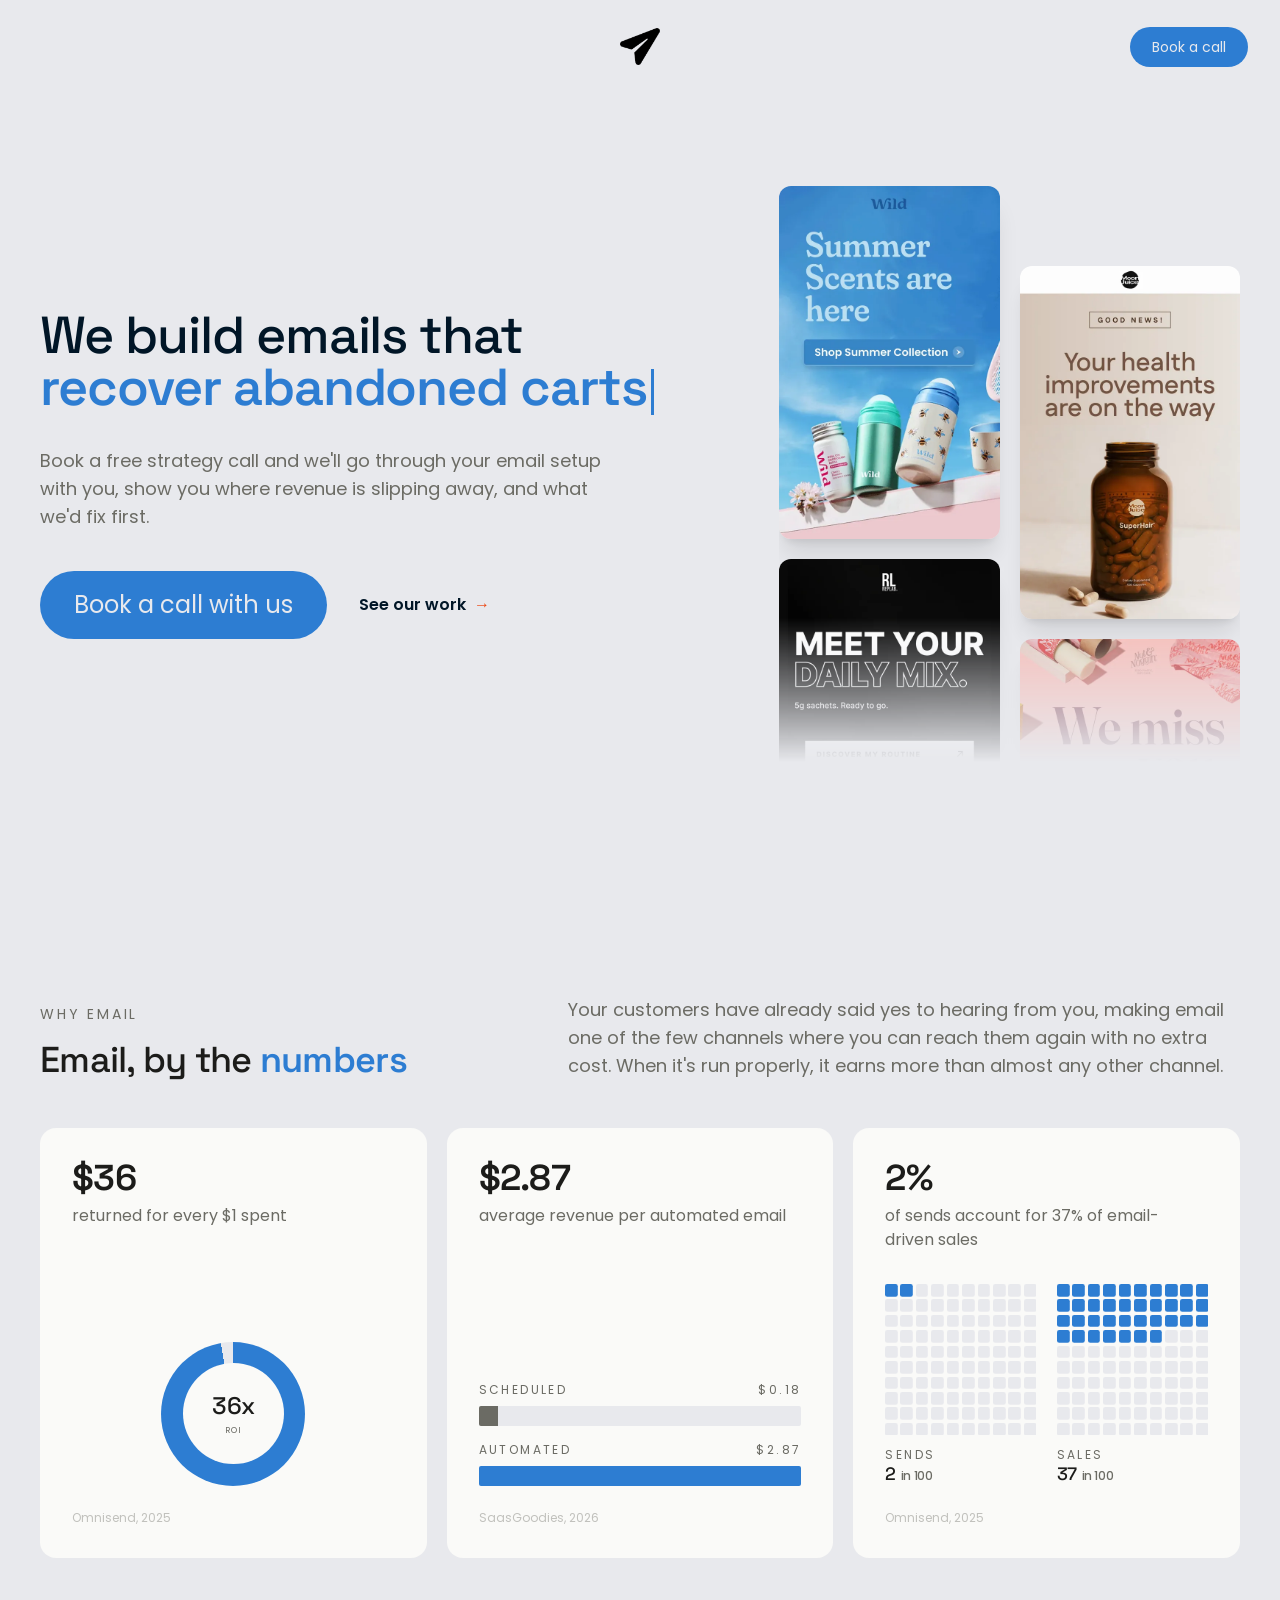
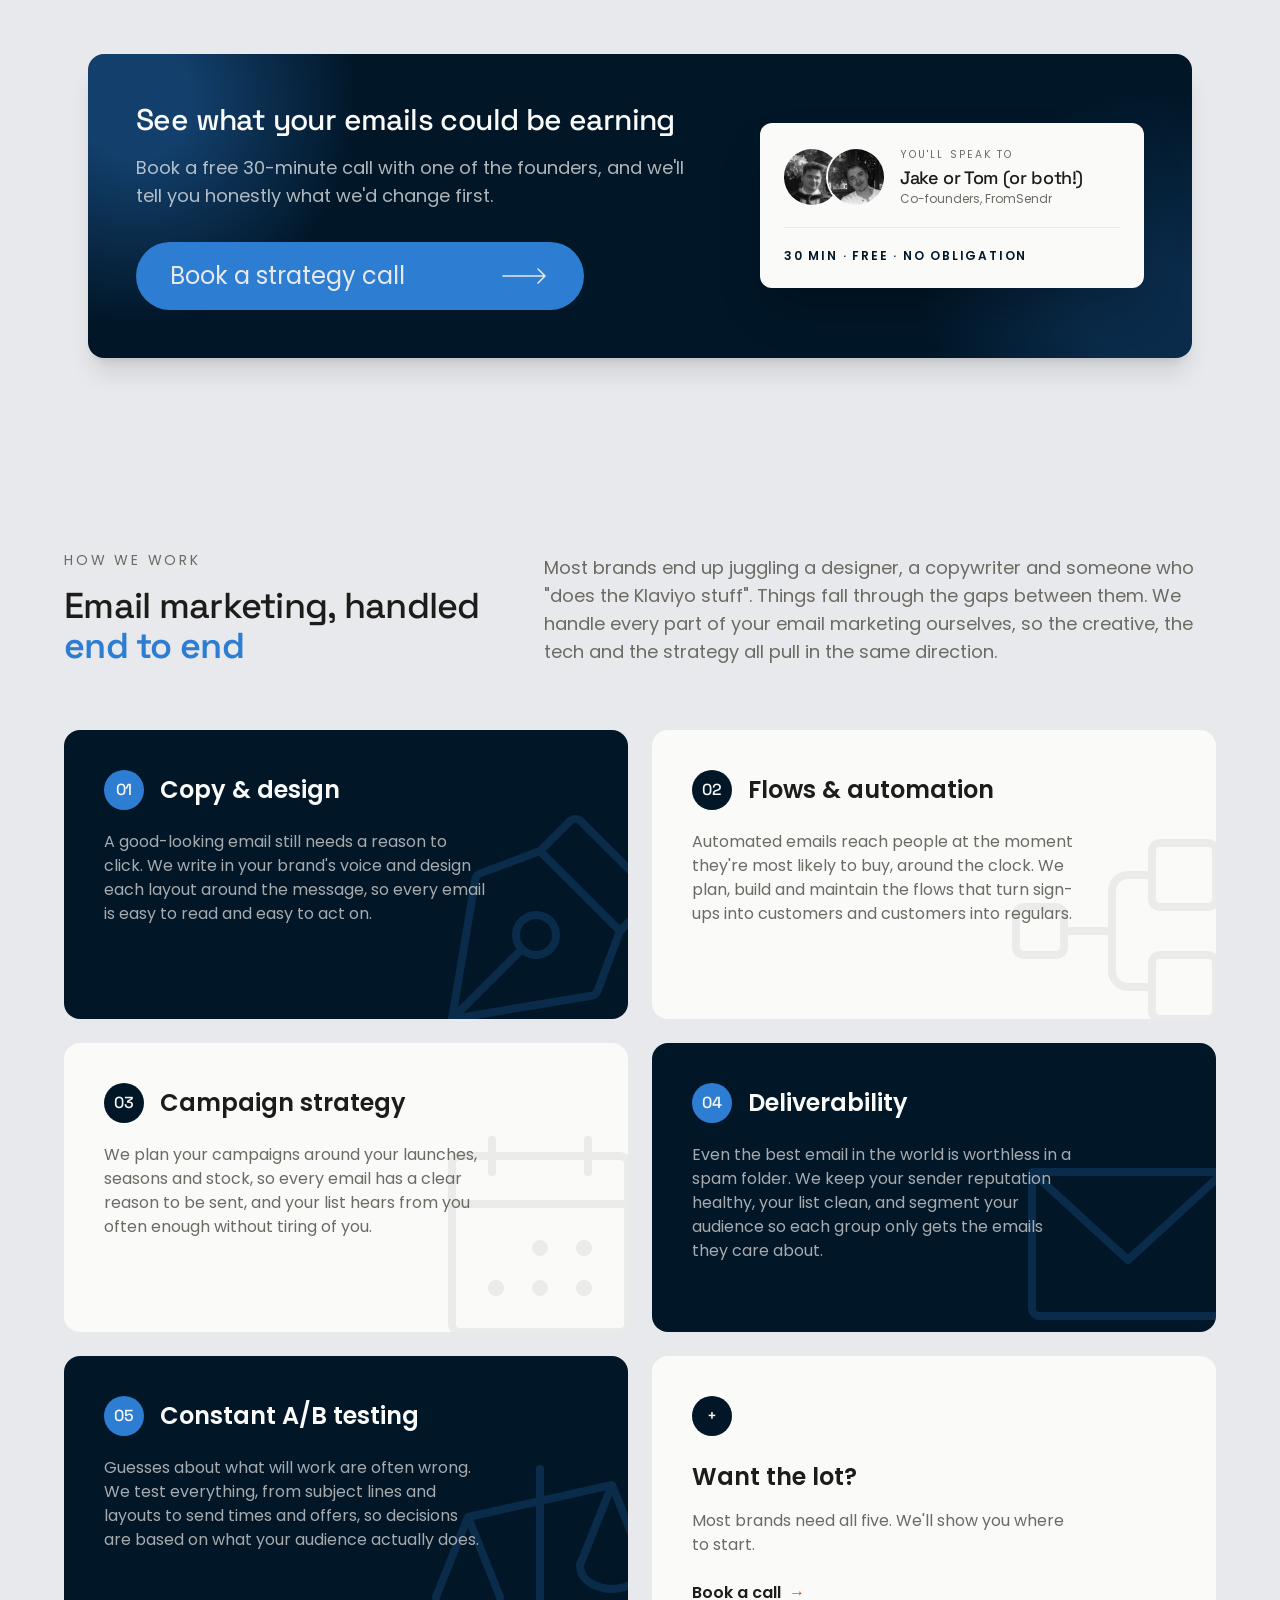
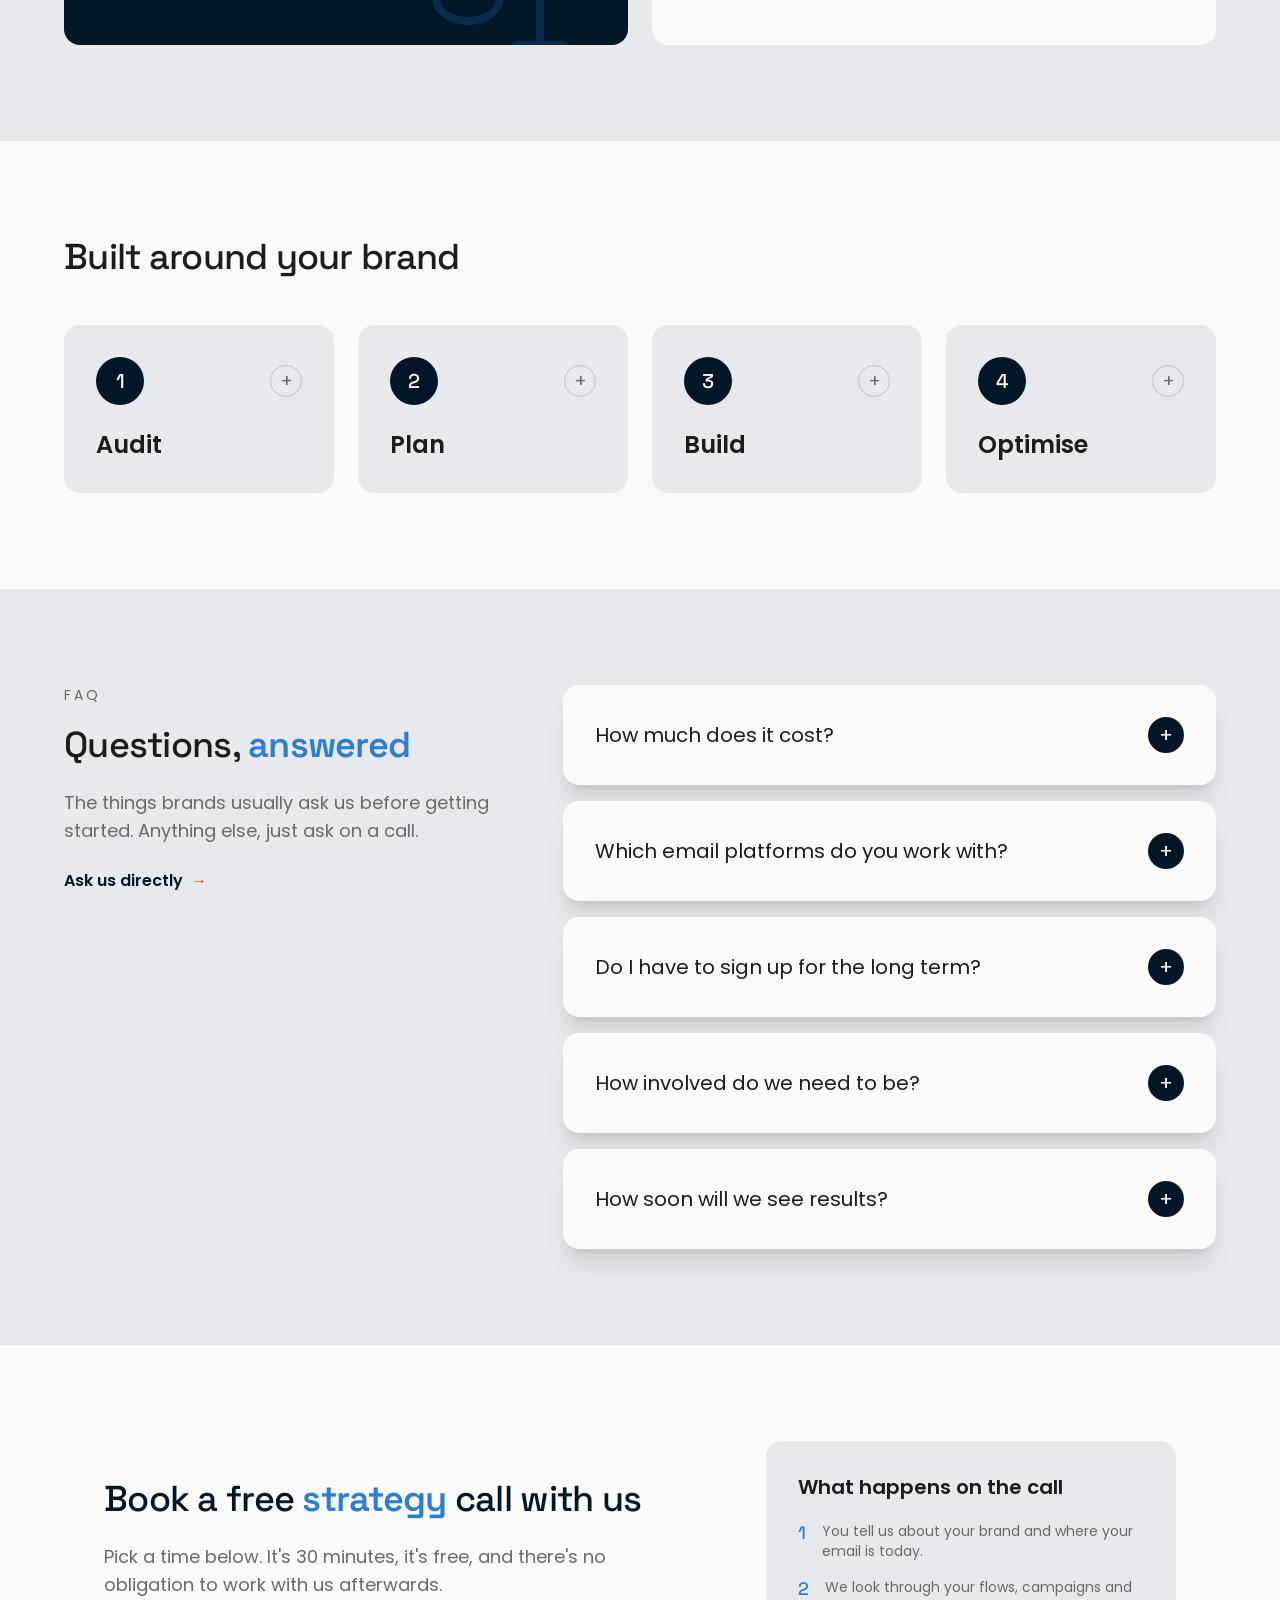
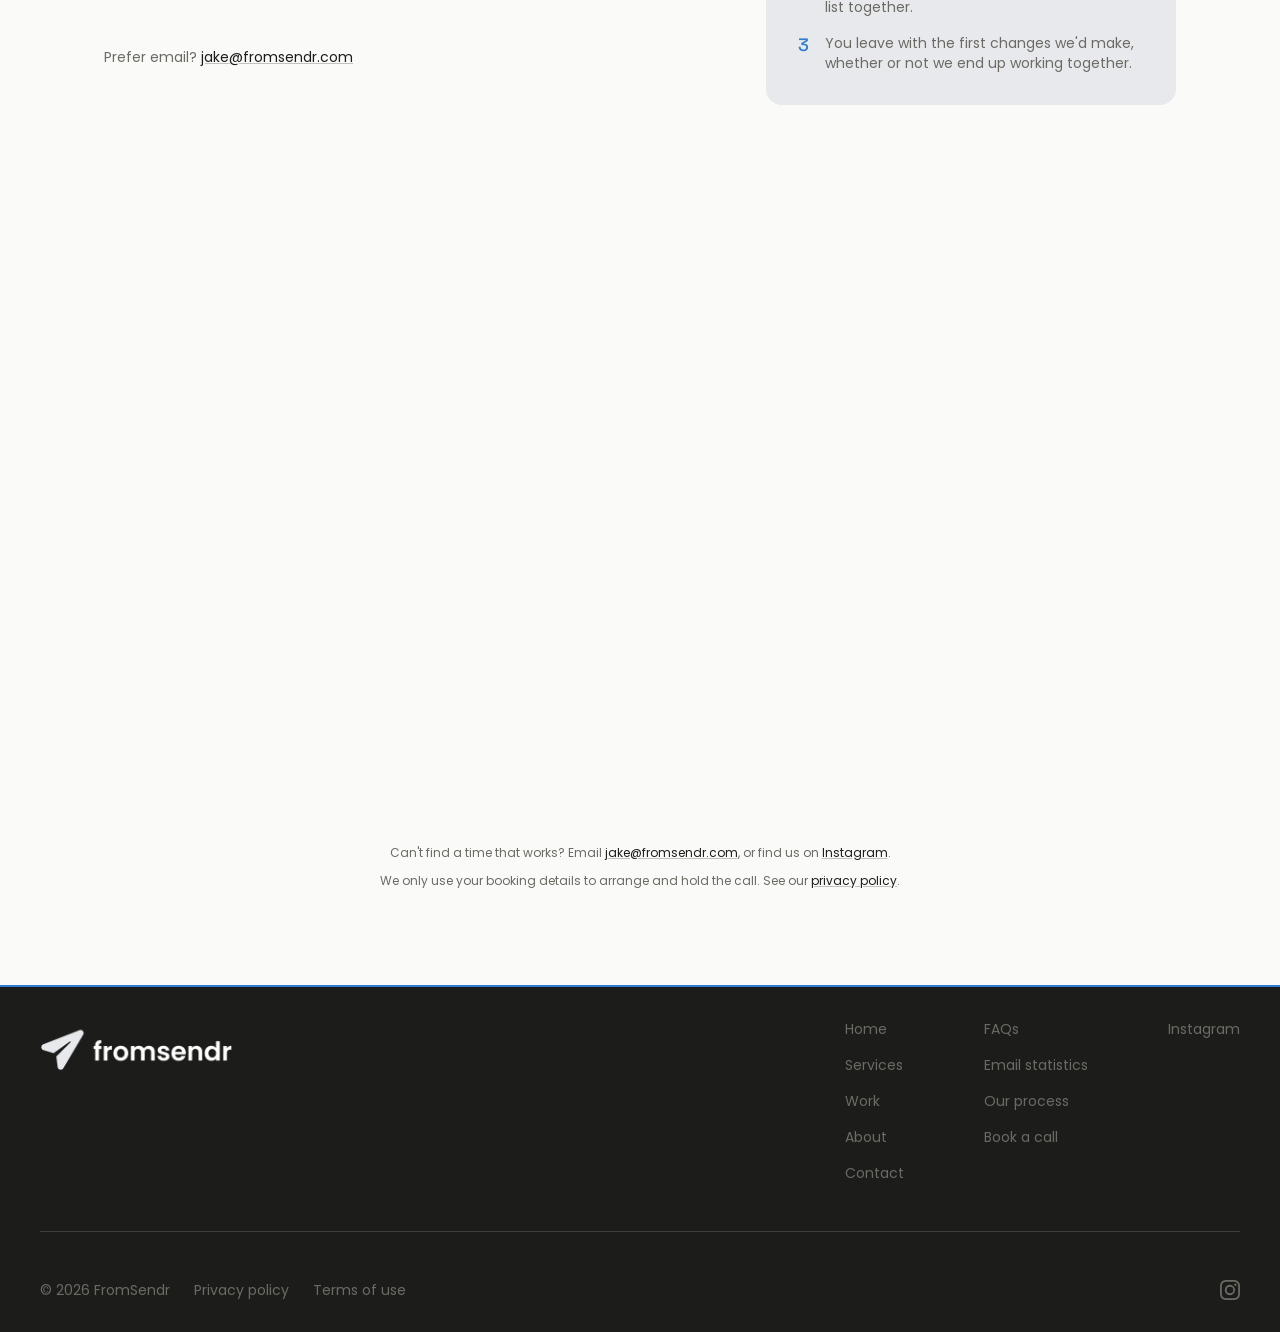
<file: index.html>
<!DOCTYPE html>
<html lang="en-GB">
<head>
  <meta charset="UTF-8">
  <meta name="viewport" content="width=device-width, initial-scale=1.0">
  <link rel="icon" href="images/favicon-v4.png">
  <title>FromSendr | Email marketing for e-commerce brands</title>
  <meta name="description" content="We design, write and run email marketing for e-commerce brands on Klaviyo: flows, campaigns, deliverability and testing. Book a free strategy call.">

  <!-- Open Graph: the title, description and image shown when a link to this page is shared (Slack, iMessage, LinkedIn...). og:url/og:image must be absolute URLs -->
  <meta property="og:type" content="website">
  <meta property="og:site_name" content="FromSendr">
  <meta property="og:locale" content="en_GB">
  <meta property="og:title" content="FromSendr | Email marketing for e-commerce brands">
  <meta property="og:description" content="We design, write and run email marketing for e-commerce brands on Klaviyo: flows, campaigns, deliverability and testing. Book a free strategy call.">
  <link rel="canonical" href="https://fromsendr.com/">
  <meta property="og:url" content="https://fromsendr.com/">
  <meta property="og:image" content="https://fromsendr.com/images/og-image.jpg">
  <meta property="og:image:width" content="1200">
  <meta property="og:image:height" content="630">
  <meta property="og:image:alt" content="FromSendr: email marketing for e-commerce brands">
  <meta name="twitter:card" content="summary_large_image">

  <!-- Structured data: tells search engines (and AI answers) what FromSendr is. Add new social profiles to sameAs; keep the FAQ answers word for word in line with the #faq section -->
  <script type="application/ld+json">
  {
    "@context": "https://schema.org",
    "@graph": [
      {
        "@type": "WebSite",
        "@id": "https://fromsendr.com/#website",
        "url": "https://fromsendr.com/",
        "name": "FromSendr",
        "inLanguage": "en-GB",
        "publisher": { "@id": "https://fromsendr.com/#organization" }
      },
      {
        "@type": "ProfessionalService",
        "@id": "https://fromsendr.com/#organization",
        "name": "FromSendr",
        "url": "https://fromsendr.com/",
        "logo": "https://fromsendr.com/images/favicon-v4.png",
        "image": "https://fromsendr.com/images/og-image.jpg",
        "description": "FromSendr is a UK email marketing agency for e-commerce brands. We design, write and run email marketing on Klaviyo: automated flows, campaigns, deliverability and A/B testing.",
        "email": "jake@fromsendr.com",
        "areaServed": "GB",
        "knowsAbout": ["Email marketing", "Klaviyo", "Email automation", "Email deliverability", "A/B testing", "E-commerce marketing"],
        "founder": [
          { "@type": "Person", "name": "Jake Parsons", "jobTitle": "Co-founder" },
          { "@type": "Person", "name": "Tom Olney", "jobTitle": "Co-founder" }
        ],
        "sameAs": ["https://www.instagram.com/fromsendr/"]
      },
      {
        "@type": "FAQPage",
        "@id": "https://fromsendr.com/#faq",
        "mainEntity": [
          {
            "@type": "Question",
            "name": "How much does it cost?",
            "acceptedAnswer": { "@type": "Answer", "text": "We don't offer fixed packages, so it depends on what your brand needs. After a free strategy call we'll put together a plan and a price tailored to your brand." }
          },
          {
            "@type": "Question",
            "name": "Which email platforms do you work with?",
            "acceptedAnswer": { "@type": "Answer", "text": "We currently work with Klaviyo. If you're on a different platform, we can talk about whether we can support it, or help you move to Klaviyo." }
          },
          {
            "@type": "Question",
            "name": "Do I have to sign up for the long term?",
            "acceptedAnswer": { "@type": "Answer", "text": "No. We work on monthly retainers, so you can stop at any time. Some brands just need a one-off flow set-up, others may want us to manage their email long term." }
          },
          {
            "@type": "Question",
            "name": "How involved do we need to be?",
            "acceptedAnswer": { "@type": "Answer", "text": "As much or as little as you like. If you want to be hands-off, we handle everything from writing and design to set-up; you just sign off on each email before it goes out." }
          },
          {
            "@type": "Question",
            "name": "How soon will we see results?",
            "acceptedAnswer": { "@type": "Answer", "text": "Most clients see noticeable results within 60 days, with continued growth over time as we keep testing and optimising. We aim to have a new sign-up pop-up and your first core automations live within the first 14 days." }
          }
        ]
      }
    ]
  }
  </script>


  <!-- Fonts: Poppins for body/UI, Space Grotesk for headlines (font-display) -->
  <link rel="preconnect" href="https://fonts.googleapis.com">
  <link rel="preconnect" href="https://fonts.gstatic.com" crossorigin>
  <!-- The booking widget (widget.js + its iframe) comes from Calendly: open those connections early -->
  <link rel="preconnect" href="https://assets.calendly.com">
  <link rel="preconnect" href="https://calendly.com">
  <link rel="stylesheet" href="styles.css">
  <link href="https://fonts.googleapis.com/css2?family=Space+Grotesk:wght@500..600&family=Poppins:wght@400;600;700&display=swap" rel="stylesheet">

  <!-- Built from tailwind.input.css + tailwind.config.js; must stay after styles.css -->
  <link rel="stylesheet" href="tailwind.css">
</head>

<body class="bg-platinum text-ink font-sans antialiased">

  <a href="#main" class="skip-link">Skip to content</a>

  <!-- ========== NAV ========== -->
  <!-- Only the logo shows by default; hovering it (or tapping, on touch) drops the nav panel down. See .site-logo/.site-nav in styles.css -->
  <a href="index.html" class="site-logo" aria-label="FromSendr home">
    <!-- The full wordmark, clipped to just the icon until the nav opens (see .site-logo-mark in styles.css) -->
    <span class="site-logo-mark"><img src="images/wordmark-platinum-nav.png" alt=""></span>
  </a>
  <nav id="site-nav" class="site-nav flex flex-col items-end gap-10 md:flex-row md:flex-wrap md:justify-center md:gap-x-16 md:gap-y-4 lg:gap-x-32 text-sm font-bold uppercase" aria-label="Main navigation">
    <a href="index.html" class="nav-link-selected">Home</a>
    <a href="work.html" class="nav-link">Work</a>
    <a href="about.html" class="nav-link">About</a>
    <!-- Phones: a booking button at the bottom of the drawer (the fixed .site-cta below is md+ only) -->
    <a href="#contact" class="btn btn-sm md:hidden mt-auto w-full justify-center font-normal normal-case">Book a call</a>
  </nav>
  <!-- Always-visible booking button, top-right on md+ (on every page). Sits above the nav panel, see .site-cta -->
  <a href="#contact" class="btn btn-sm site-cta hidden md:inline-flex">Book a call</a>

  <main id="main">
  <!-- The hero fills the first screen on md+ (.hero-full, see styles.css) -->
  <div class="hero-full flex flex-col">
  <!-- ========== HERO ========== -->
  <section class="flex-1 flex items-center w-full mx-auto max-w-7xl px-6 md:px-10 pt-28 md:pt-32 pb-16 md:pb-20">
    <div class="w-full grid gap-12 lg:grid-cols-[1.5fr_1fr] lg:gap-12 items-center">
      <div class="text-center lg:text-left">
        <h1 class="font-display text-4xl sm:text-5xl lg:text-[2.5rem] xl:text-[3.25rem] leading-[1.08] text-navy">
          <!-- Screen readers get this sentence instead of the animation (script.js swaps the first phrase for all of them, "a, b, c and d") -->
          <span id="typewriter-label" class="sr-only">We build emails that recover abandoned carts</span>
          <span class="block" aria-hidden="true">We build emails that</span>
          <!-- Grid: script.js stacks an invisible copy of every phrase in this cell, so the heading never changes height while typing. Phrases come from data-phrases (the first is also the starting text, shown as-is without JS or with reduced motion), and the line alternates between blue and orange -->
          <span class="grid font-semibold max-w-4xl mx-auto lg:mx-0" aria-hidden="true">
            <span class="col-start-1 row-start-1 text-blue"><span id="typewriter" data-phrases="recover abandoned carts|turn buyers into regulars|win back lapsed customers|make every send count">recover abandoned carts</span><span class="typewriter-cursor inline-block w-[2px] md:w-[3px] h-[0.9em] bg-current align-middle animate-pulse ml-1"></span></span>
          </span>
        </h1>
        <p class="mt-6 md:mt-8 text-stone text-sm md:text-lg max-w-xl mx-auto lg:mx-0">Book a free strategy call and we'll go through your email setup with you, show you where revenue is slipping away, and what we'd fix first.</p>
        <div class="mt-8 md:mt-10 flex flex-col sm:flex-row items-center justify-center lg:justify-start gap-5 sm:gap-8">
          <a href="#contact" class="btn w-full sm:w-auto max-w-md">
          Book a call with us
        </a>
        <a href="work.html" class="group inline-flex items-center gap-2 text-sm md:text-base font-semibold text-navy">
          See our work
          <span class="text-orange transition-transform duration-200 group-hover:translate-x-1" aria-hidden="true">&rarr;</span>
        </a>
        </div>
      </div>

      <div class="hidden lg:grid grid-cols-2 gap-5 h-[36rem] overflow-hidden [mask-image:linear-gradient(to_bottom,#000_75%,transparent)]" aria-hidden="true">
        <div class="flex flex-col gap-5">
          <img src="images/work/tops/wild-top.webp" alt="" width="600" height="960" decoding="async" class="w-full aspect-[5/8] object-cover object-top rounded-xl shadow-xl">
          <img src="images/work/tops/replab-1-top.webp" alt="" width="600" height="960" decoding="async" class="w-full aspect-[5/8] object-cover object-top rounded-xl shadow-xl">
        </div>
        <div class="flex flex-col gap-5 pt-20">
          <img src="images/work/tops/moonjuice-top.webp" alt="" width="600" height="960" decoding="async" class="w-full aspect-[5/8] object-cover object-top rounded-xl shadow-xl">
          <img src="images/work/tops/nutandnoggin-top.webp" alt="" width="600" height="960" decoding="async" class="w-full aspect-[5/8] object-cover object-top rounded-xl shadow-xl">
        </div>
      </div>
      <div class="lg:hidden grid grid-cols-3 gap-3 h-52 sm:h-72 overflow-hidden [mask-image:linear-gradient(to_bottom,#000_70%,transparent)]" aria-hidden="true">
        <img src="images/work/tops/wild-top.webp" alt="" width="600" height="960" decoding="async" class="w-full aspect-[5/8] object-cover object-top rounded-xl shadow-xl">
        <img src="images/work/tops/moonjuice-top.webp" alt="" width="600" height="960" decoding="async" class="w-full aspect-[5/8] object-cover object-top rounded-xl shadow-xl mt-8">
        <img src="images/work/tops/replab-1-top.webp" alt="" width="600" height="960" decoding="async" class="w-full aspect-[5/8] object-cover object-top rounded-xl shadow-xl mt-3">
      </div>
    </div>
  </section>
  </div>

  <!-- ========== STATISTICS ========== -->
  <section id="statistics" class="mx-auto flex flex-col gap-24 max-w-7xl px-6 md:px-10 py-16 md:py-24">
    <div class="flex flex-col gap-12">
      <!-- Intro in the same format as #services: eyebrow + heading on the left, a short paragraph on the right (below it on phones) -->
      <div class="flex flex-col gap-4 md:flex-row md:gap-16 md:justify-between md:items-end">
        <div>
          <p class="text-xs md:text-sm uppercase tracking-[0.2em] text-stone">Why email</p>
          <h2 class="mt-4 font-display text-2xl md:text-3xl lg:text-4xl max-w-md">Email, by the <span class="font-semibold text-blue">numbers</span></h2>
        </div>
        <p class="text-stone text-sm md:text-lg leading-relaxed max-w-2xl">
          Your customers have already said yes to hearing from you, making email one of the few channels where you can reach them again with no extra cost. When it's run properly, it earns more than almost any other channel.
        </p>
      </div>
      <div class="grid gap-4 md:gap-5 md:grid-cols-3">
        <div class="flex flex-col p-6 md:p-8 bg-paper rounded-[1rem]">
          <span class="font-display font-semibold text-4xl leading-none">$36</span>
          <span class="mt-2 text-sm md:text-base leading-snug text-stone">returned for every $1 spent</span>
          <div class="mt-auto pt-8 flex justify-center">
            <div class="return-donut flex h-36 w-36 shrink-0 items-center justify-center rounded-full" role="img" aria-label="36 dollar return for every 1 dollar invested">
              <div class="flex h-[70%] w-[70%] flex-col items-center justify-center rounded-full bg-paper text-center">
                <span class="font-display text-2xl">36x</span>
                <span class="mt-0.5 text-[0.55rem] uppercase tracking-widest text-stone">ROI</span>
              </div>
            </div>
          </div>
          <a href="https://www.omnisend.com/blog/email-marketing-roi/" target="_blank" rel="noopener noreferrer" class="mt-6 text-xs text-stone/40 hover:underline">Omnisend, 2025</a>
        </div>
        <div class="flex flex-col p-6 md:p-8 bg-paper rounded-[1rem]">
          <span class="font-display font-semibold text-4xl leading-none">$2.87</span>
          <span class="mt-2 text-sm md:text-base leading-snug text-stone">average revenue per automated email</span>
          <div class="mt-auto pt-8 space-y-4" role="img" aria-label="Automated emails average 2.87 dollars of revenue each, against 18 cents for scheduled emails">
            <div>
              <div class="mb-2 flex justify-between text-[0.65rem] md:text-xs uppercase tracking-[0.2em] text-stone">
                <span>Scheduled</span>
                <span>$0.18</span>
              </div>
              <div class="h-5 overflow-hidden rounded-sm bg-platinum">
                <div class="share-bar-fill h-full bg-stone" style="--target: 6%"></div>
              </div>
            </div>
            <div>
              <div class="mb-2 flex justify-between text-[0.65rem] md:text-xs uppercase tracking-[0.2em] text-stone">
                <span>Automated</span>
                <span>$2.87</span>
              </div>
              <div class="h-5 overflow-hidden rounded-sm bg-platinum">
                <div class="share-bar-fill h-full bg-blue" style="--target: 100%"></div>
              </div>
            </div>
          </div>
          <a href="https://saasgoodies.com/email-automation-statistics/" target="_blank" rel="noopener noreferrer" class="mt-6 text-xs text-stone/40 hover:underline">SaasGoodies, 2026</a>
        </div>
        <div class="flex flex-col p-6 md:p-8 bg-paper rounded-[1rem]">
          <span class="font-display font-semibold text-4xl leading-none">2%</span>
          <span class="mt-2 text-sm md:text-base leading-snug text-stone">of sends account for 37% of email-driven sales</span>
          <!-- Waffle charts: each grid is 100 squares, so the filled squares read directly as a percentage -->
          <div class="mt-auto pt-8 grid grid-cols-2 gap-5" role="img" aria-label="Of every 100 emails sent, 2 bring in 37 of every 100 dollars of email-driven sales">
            <div>
              <div class="waffle" style="--rows: 0; --rem: 2"></div>
              <p class="mt-3 text-[0.65rem] md:text-xs uppercase tracking-[0.2em] text-stone">Sends</p>
              <p class="font-display text-lg leading-tight">2 <span class="font-sans text-xs text-stone">in 100</span></p>
            </div>
            <div>
              <div class="waffle" style="--rows: 3; --rem: 7"></div>
              <p class="mt-3 text-[0.65rem] md:text-xs uppercase tracking-[0.2em] text-stone">Sales</p>
              <p class="font-display text-lg leading-tight">37 <span class="font-sans text-xs text-stone">in 100</span></p>
            </div>
          </div>
          <a href="https://www.omnisend.com/2025-ecommerce-marketing-report/" target="_blank" rel="noopener noreferrer" class="mt-6 text-xs text-stone/40 hover:underline">Omnisend, 2025</a>
        </div>
      </div>
    </div>

    <!-- Call to action (shared with work.html and about.html; keep in sync apart from the copy) -->
    <div class="relative cta-glow mx-auto max-w-6xl grid gap-10 md:gap-12 md:grid-cols-[3fr_2fr] items-center px-5 py-7 md:p-12 bg-navy rounded-[1rem] shadow-xl overflow-hidden">
        <div class="relative flex flex-col items-center md:items-start text-center md:text-left">
          <h2 class="font-display text-2xl md:text-3xl text-paper">See what your emails could be earning</h2>
          <p class="text-sm md:text-lg text-paper/70 mt-4 max-w-xl">
            <span class="hidden sm:flex">Book a free 30-minute call with one of the founders, and we'll tell you honestly what we'd change first.</span>
          </p>
          <div class="md:hidden mt-2 md:mt-5 flex items-center gap-3">
            <span class="flex -space-x-3"><img src="images/people/tom-avatar.webp" alt="" width="160" height="160" loading="lazy" decoding="async" class="h-10 w-10 rounded-full object-cover grayscale ring-2 ring-navy"><img src="images/people/jake-avatar.webp" alt="" width="160" height="160" loading="lazy" decoding="async" class="h-10 w-10 rounded-full object-cover grayscale ring-2 ring-navy"></span>
            <span class="text-sm text-paper/80 text-left">You'll speak to Jake or Tom <span class="whitespace-nowrap">(or both!)</span></span>
          </div>
          <a href="#contact" class="btn w-full max-w-md mt-6 md:mt-8 gap-4 md:gap-12">
            Book a strategy call
            <svg xmlns="http://www.w3.org/2000/svg" width="48" height="16" viewBox="0 0 48 16" fill="none" aria-hidden="true" class="btn-arrow">
              <path d="M1 8H43M43 8L36 1M43 8L36 15" stroke="currentColor" stroke-width="1.5" stroke-linecap="round" stroke-linejoin="round"/>
            </svg>
          </a>
        </div>
        <div class="hidden md:block relative w-full max-w-sm mx-auto bg-paper rounded-xl shadow-2xl p-6">
          <div class="flex items-center gap-4">
            <span class="flex shrink-0 -space-x-3"><img src="images/people/tom-avatar.webp" alt="" width="160" height="160" loading="lazy" decoding="async" class="h-14 w-14 rounded-full object-cover grayscale ring-2 ring-paper"><img src="images/people/jake-avatar.webp" alt="" width="160" height="160" loading="lazy" decoding="async" class="h-14 w-14 rounded-full object-cover grayscale ring-2 ring-paper"></span>
            <span>
              <span class="block text-[0.65rem] uppercase tracking-[0.2em] text-stone">You'll speak to</span>
              <span class="block mt-1 font-display text-lg leading-tight text-ink">Jake or Tom (or both!)</span>
              <span class="block mt-0.5 text-xs text-stone">Co-founders, FromSendr</span>
            </span>
          </div>
          <p class="mt-5 pt-5 border-t border-platinum text-xs font-semibold uppercase tracking-[0.15em] text-navy">30 min &middot; Free &middot; No obligation</p>
        </div>
    </div>
  </section>

  <!-- ========== SERVICES ========== -->
  <section id="services" class="scroll-mt-8 px-6 md:px-10 py-16 md:py-24">
    <div class="mx-auto max-w-6xl mb-10 md:mb-16 flex flex-col gap-4 md:flex-row md:gap-16 md:justify-between md:items-end">
      <div>
        <p class="text-xs md:text-sm uppercase tracking-[0.2em] text-stone">How we work</p>
        <h2 class="mt-4 font-display text-2xl md:text-3xl lg:text-4xl max-w-md">Email marketing, handled <span class="font-semibold text-blue whitespace-nowrap">end to end</span></h2>
      </div>
      <p class="text-stone text-sm md:text-lg leading-relaxed max-w-2xl">
        Most brands end up juggling a designer, a copywriter and someone who "does the Klaviyo stuff". Things fall through the gaps between them.
        We handle every part of your email marketing ourselves, so the creative, the tech and the strategy all pull in the same direction.
      </p>
    </div>
    <div class="mx-auto max-w-6xl grid grid-cols-2 auto-rows-fr gap-4 md:gap-6">

      <!-- 01: copy and design -->
      <article id="copy-design" class="scroll-mt-8 relative flex flex-col gap-2 md:gap-5 p-4 md:p-8 lg:p-10 bg-navy text-paper rounded-[1rem] overflow-hidden">
        <!-- Phosphor "pen-nib" thin, inlined so the colour classes apply -->
        <svg viewBox="0 0 256 256" class="absolute -right-5 -bottom-5 w-28 md:-right-8 md:-bottom-8 md:w-48 lg:-right-10 lg:-bottom-10 lg:w-64 h-auto text-blue/20" fill="currentColor" aria-hidden="true"><path d="M244,92.68a11.93,11.93,0,0,0-3.51-8.48L171.8,15.51a12,12,0,0,0-17,0L125.78,44.56,66.92,66.63a12.06,12.06,0,0,0-7.63,9.26L36.05,215.34A4,4,0,0,0,40,220a4.89,4.89,0,0,0,.66-.05L180.1,196.7a12,12,0,0,0,9.27-7.62l22.07-58.86,29-29A11.92,11.92,0,0,0,244,92.68Zm-62.12,93.59a4,4,0,0,1-3.09,2.54L51.66,210l58.45-58.45a24,24,0,1,0-5.66-5.66L46,204.35,67.19,77.21a4,4,0,0,1,2.54-3.09L127,52.64,203.35,129ZM108,132a16,16,0,1,1,16,16A16,16,0,0,1,108,132ZM234.83,95.51,208,122.34,133.66,48l26.82-26.82a4,4,0,0,1,5.66,0l68.69,68.69a4,4,0,0,1,0,5.65Z"/></svg>
        <div class="relative flex flex-col items-start gap-3 md:flex-row md:items-center md:gap-4">
          <span class="flex items-center justify-center h-8 w-8 md:h-10 md:w-10 shrink-0 rounded-full bg-blue text-paper font-display text-sm md:text-base">01</span>
          <h3 class="text-lg leading-tight md:text-2xl md:leading-snug font-semibold">Copy &amp; design</h3>
        </div>
        <p class="relative md:hidden text-silver/85 text-xs leading-relaxed pr-6">On-brand copy and mobile-first design, written and built to work together.</p>
        <p class="relative hidden md:block text-silver/85 text-sm lg:text-base leading-relaxed max-w-sm">
          A good-looking email still needs a reason to click. We write in your brand's voice and design each layout around the message, so every email is easy to read and easy to act on.
        </p>
      </article>

      <!-- 02: flows and automation -->
      <article id="flows" class="scroll-mt-8 relative flex flex-col gap-2 md:gap-5 p-4 md:p-8 lg:p-10 bg-paper text-ink rounded-[1rem] overflow-hidden">
        <!-- Phosphor "tree-structure" thin, inlined so the colour classes apply -->
        <svg viewBox="0 0 256 256" class="absolute -right-5 -bottom-5 w-28 md:-right-8 md:-bottom-8 md:w-48 lg:-right-10 lg:-bottom-10 lg:w-64 h-auto text-silver/30" fill="currentColor" aria-hidden="true"><path d="M160,108h48a12,12,0,0,0,12-12V48a12,12,0,0,0-12-12H160a12,12,0,0,0-12,12V68H128a20,20,0,0,0-20,20v36H68V112a12,12,0,0,0-12-12H24a12,12,0,0,0-12,12v32a12,12,0,0,0,12,12H56a12,12,0,0,0,12-12V132h40v36a20,20,0,0,0,20,20h20v20a12,12,0,0,0,12,12h48a12,12,0,0,0,12-12V160a12,12,0,0,0-12-12H160a12,12,0,0,0-12,12v20H128a12,12,0,0,1-12-12V88a12,12,0,0,1,12-12h20V96A12,12,0,0,0,160,108ZM60,144a4,4,0,0,1-4,4H24a4,4,0,0,1-4-4V112a4,4,0,0,1,4-4H56a4,4,0,0,1,4,4Zm96,16a4,4,0,0,1,4-4h48a4,4,0,0,1,4,4v48a4,4,0,0,1-4,4H160a4,4,0,0,1-4-4Zm0-112a4,4,0,0,1,4-4h48a4,4,0,0,1,4,4V96a4,4,0,0,1-4,4H160a4,4,0,0,1-4-4Z"/></svg>
        <div class="relative flex flex-col items-start gap-3 md:flex-row md:items-center md:gap-4">
          <span class="flex items-center justify-center h-8 w-8 md:h-10 md:w-10 shrink-0 rounded-full bg-navy text-paper font-display text-sm md:text-base">02</span>
          <h3 class="text-lg leading-tight md:text-2xl md:leading-snug font-semibold">Flows &amp; automation</h3>
        </div>
        <p class="relative md:hidden text-stone text-xs leading-relaxed pr-6">Automated emails that turn sign-ups into customers, around the clock.</p>
        <p class="relative hidden md:block text-stone text-sm lg:text-base leading-relaxed max-w-sm">
          Automated emails reach people at the moment they're most likely to buy, around the clock.
          We plan, build and maintain the flows that turn sign-ups into customers and customers into regulars.
        </p>
      </article>

      <!-- 03: campaign strategy -->
      <article id="campaigns" class="scroll-mt-8 relative flex flex-col gap-2 md:gap-5 p-4 md:p-8 lg:p-10 bg-paper text-ink rounded-[1rem] overflow-hidden">
        <!-- Phosphor "calendar-dots" thin, inlined so the colour classes apply -->
        <svg viewBox="0 0 256 256" class="absolute -right-5 -bottom-5 w-28 md:-right-8 md:-bottom-8 md:w-48 lg:-right-10 lg:-bottom-10 lg:w-64 h-auto text-silver/30" fill="currentColor" aria-hidden="true"><path d="M208,36H180V24a4,4,0,0,0-8,0V36H84V24a4,4,0,0,0-8,0V36H48A12,12,0,0,0,36,48V208a12,12,0,0,0,12,12H208a12,12,0,0,0,12-12V48A12,12,0,0,0,208,36ZM48,44H76V56a4,4,0,0,0,8,0V44h88V56a4,4,0,0,0,8,0V44h28a4,4,0,0,1,4,4V84H44V48A4,4,0,0,1,48,44ZM208,212H48a4,4,0,0,1-4-4V92H212V208A4,4,0,0,1,208,212Zm-72-80a8,8,0,1,1-8-8A8,8,0,0,1,136,132Zm44,0a8,8,0,1,1-8-8A8,8,0,0,1,180,132ZM92,172a8,8,0,1,1-8-8A8,8,0,0,1,92,172Zm44,0a8,8,0,1,1-8-8A8,8,0,0,1,136,172Zm44,0a8,8,0,1,1-8-8A8,8,0,0,1,180,172Z"/></svg>
        <div class="relative flex flex-col items-start gap-3 md:flex-row md:items-center md:gap-4">
          <span class="flex items-center justify-center h-8 w-8 md:h-10 md:w-10 shrink-0 rounded-full bg-navy text-paper font-display text-sm md:text-base">03</span>
          <h3 class="text-lg leading-tight md:text-2xl md:leading-snug font-semibold">Campaign strategy</h3>
        </div>
        <p class="relative md:hidden text-stone text-xs leading-relaxed pr-6">Campaigns planned around your launches, seasons and stock.</p>
        <p class="relative hidden md:block text-stone text-sm lg:text-base leading-relaxed max-w-sm">
          We plan your campaigns around your launches, seasons and stock, so every email has a clear reason to be sent, and your list hears from you often enough without tiring of you.
        </p>
      </article>

      <!-- 04: deliverability and segmentation -->
      <article id="deliverability" class="scroll-mt-8 relative flex flex-col gap-2 md:gap-5 p-4 md:p-8 lg:p-10 bg-navy text-paper rounded-[1rem] overflow-hidden">
        <!-- Phosphor "envelope-simple" thin, inlined so the colour classes apply -->
        <svg viewBox="0 0 256 256" class="absolute -right-5 -bottom-5 w-28 md:-right-8 md:-bottom-8 md:w-48 lg:-right-10 lg:-bottom-10 lg:w-64 h-auto text-blue/20" fill="currentColor" aria-hidden="true"><path d="M224,52H32a4,4,0,0,0-4,4V192a12,12,0,0,0,12,12H216a12,12,0,0,0,12-12V56A4,4,0,0,0,224,52Zm-10.28,8L128,138.57,42.28,60ZM216,196H40a4,4,0,0,1-4-4V65.09L125.3,147a4,4,0,0,0,5.4,0L220,65.09V192A4,4,0,0,1,216,196Z"/></svg>
        <div class="relative flex flex-col items-start gap-3 md:flex-row md:items-center md:gap-4">
          <span class="flex items-center justify-center h-8 w-8 md:h-10 md:w-10 shrink-0 rounded-full bg-blue text-paper font-display text-sm md:text-base">04</span>
          <h3 class="text-lg leading-tight md:text-2xl md:leading-snug font-semibold">Deliverability</h3>
        </div>
        <p class="relative md:hidden text-silver/85 text-xs leading-relaxed pr-6">A healthy sender reputation and segments that keep you out of spam.</p>
        <p class="relative hidden md:block text-silver/85 text-sm lg:text-base leading-relaxed max-w-sm">
          Even the best email in the world is worthless in a spam folder. We keep your sender reputation healthy, your list clean, and segment your audience so each group only gets the emails they care about.
        </p>
      </article>

      <!-- 05: A/B testing -->
      <article id="ab-testing" class="scroll-mt-8 relative flex flex-col gap-2 md:gap-5 p-4 md:p-8 lg:p-10 bg-navy text-paper rounded-[1rem] overflow-hidden">
        <!-- Phosphor "scales" thin, inlined so the colour classes apply -->
        <svg viewBox="0 0 256 256" class="absolute -right-5 -bottom-5 w-28 md:-right-8 md:-bottom-8 md:w-48 lg:-right-10 lg:-bottom-10 lg:w-64 h-auto text-blue/20" fill="currentColor" aria-hidden="true"><path d="M235.71,134.51l-32-80h0a4,4,0,0,0-4.57-2.41L132,67V40a4,4,0,0,0-8,0V68.79L55.13,84.1a4,4,0,0,0-2.84,2.41h0v0h0l-32,80A4,4,0,0,0,20,168c0,20.4,22.08,28,36,28s36-7.6,36-28a4,4,0,0,0-.29-1.49L61.46,90.88,124,77V212H104a4,4,0,0,0,0,8h48a4,4,0,0,0,0-8H132V75.21l61.47-13.66-29.18,73A4,4,0,0,0,164,136c0,20.4,22.08,28,36,28s36-7.6,36-28A4,4,0,0,0,235.71,134.51ZM56,188c-7.15,0-27.37-3.56-28-19.27l28-70,28,70C83.37,184.44,63.15,188,56,188Zm144-32c-7.15,0-27.37-3.56-28-19.27l28-70,28,70C227.37,152.44,207.15,156,200,156Z"/></svg>
        <div class="relative flex flex-col items-start gap-3 md:flex-row md:items-center md:gap-4">
          <span class="flex items-center justify-center h-8 w-8 md:h-10 md:w-10 shrink-0 rounded-full bg-blue text-paper font-display text-sm md:text-base">05</span>
          <h3 class="text-lg leading-tight md:text-2xl md:leading-snug font-semibold">Constant A/B testing</h3>
        </div>
        <p class="relative md:hidden text-silver/85 text-xs leading-relaxed pr-6">We test subject lines, layouts and send times to find what really works.</p>
        <p class="relative hidden md:block text-silver/85 text-sm lg:text-base leading-relaxed max-w-sm">
          Guesses about what will work are often wrong. We test everything, from subject lines and layouts to send times and offers, so decisions are based on what your audience actually does.
        </p>
      </article>

      <!-- 06: fills the last cell of the grid -->
      <a href="#contact" class="group flex flex-col justify-between gap-4 md:gap-6 p-4 md:p-8 lg:p-10 bg-paper text-ink rounded-[1rem]">
        <span class="flex items-center justify-center h-8 w-8 md:h-10 md:w-10 rounded-full bg-navy text-paper font-display text-sm md:text-base">+</span>
        <span>
          <span class="block text-lg leading-tight md:text-2xl md:leading-snug font-semibold">Want the lot?</span>
          <span class="block mt-2 md:mt-4 text-xs md:text-base leading-relaxed text-stone max-w-sm">Most brands need all five. We'll show you where to start.</span>
        </span>
        <span class="flex items-center gap-2 text-sm md:text-base font-semibold text-ink">
          Book a call
          <span class="text-orange transition-transform duration-200 group-hover:translate-x-1" aria-hidden="true">&rarr;</span>
        </span>
      </a>

    </div>
  </section>

  <!-- ========== HOW WE WORK ========== -->
  <section id="process" class="scroll-mt-8 bg-paper px-6 md:px-10 py-16 md:py-24">
    <div class="mx-auto max-w-6xl">
      <div class="mb-8 md:mb-12">
        <h2 class="font-display text-2xl md:text-3xl lg:text-4xl">Built around your brand</h2>
      </div>
      <ol class="grid gap-x-3 gap-y-6 md:gap-6 grid-cols-2 lg:grid-cols-4 items-start">
        <li class="process-step relative bg-platinum p-4 md:p-8 rounded-[1rem]">
          <h3>
            <button type="button" class="process-step-button block w-full text-left" aria-expanded="false" aria-controls="process-step-1">
              <span class="flex items-center justify-between">
                <span class="process-step-number flex items-center justify-center h-8 w-8 md:h-12 md:w-12 rounded-full bg-navy text-paper font-display text-lg md:text-xl">1</span>
                <span class="process-step-toggle flex items-center justify-center h-7 w-7 md:h-8 md:w-8 rounded-full border border-silver text-stone text-lg leading-none" aria-hidden="true">+</span>
              </span>
              <span class="block mt-4 md:mt-6 text-lg md:text-2xl font-semibold">Audit</span>
            </button>
          </h3>
          <div id="process-step-1" class="process-step-detail"><div>
            <p class="pt-3 text-stone text-xs md:text-base leading-relaxed">We explore your current emails, flows, list and numbers to see what's working and what's being missed.</p>
          </div></div>
        </li>
        <li class="process-step relative bg-platinum p-4 md:p-8 rounded-[1rem]">
          <h3>
            <button type="button" class="process-step-button block w-full text-left" aria-expanded="false" aria-controls="process-step-2">
              <span class="flex items-center justify-between">
                <span class="process-step-number flex items-center justify-center h-8 w-8 md:h-12 md:w-12 rounded-full bg-navy text-paper font-display text-lg md:text-xl">2</span>
                <span class="process-step-toggle flex items-center justify-center h-7 w-7 md:h-8 md:w-8 rounded-full border border-silver text-stone text-lg leading-none" aria-hidden="true">+</span>
              </span>
              <span class="block mt-4 md:mt-6 text-lg md:text-2xl font-semibold">Plan</span>
            </button>
          </h3>
          <div id="process-step-2" class="process-step-detail"><div>
            <p class="pt-3 text-stone text-xs md:text-base leading-relaxed">You get a plan tailored to your brand, from a one-off flow build to fully managed email.</p>
          </div></div>
        </li>
        <li class="process-step relative bg-platinum p-4 md:p-8 rounded-[1rem]">
          <h3>
            <button type="button" class="process-step-button block w-full text-left" aria-expanded="false" aria-controls="process-step-3">
              <span class="flex items-center justify-between">
                <span class="process-step-number flex items-center justify-center h-8 w-8 md:h-12 md:w-12 rounded-full bg-navy text-paper font-display text-lg md:text-xl">3</span>
                <span class="process-step-toggle flex items-center justify-center h-7 w-7 md:h-8 md:w-8 rounded-full border border-silver text-stone text-lg leading-none" aria-hidden="true">+</span>
              </span>
              <span class="block mt-4 md:mt-6 text-lg md:text-2xl font-semibold">Build</span>
            </button>
          </h3>
          <div id="process-step-3" class="process-step-detail"><div>
            <p class="pt-3 text-stone text-xs md:text-base leading-relaxed">We write, design and set everything up. All you need to do is sign off before anything goes out.</p>
          </div></div>
        </li>
        <li class="process-step relative bg-platinum p-4 md:p-8 rounded-[1rem]">
          <h3>
            <button type="button" class="process-step-button block w-full text-left" aria-expanded="false" aria-controls="process-step-4">
              <span class="flex items-center justify-between">
                <span class="process-step-number flex items-center justify-center h-8 w-8 md:h-12 md:w-12 rounded-full bg-navy text-paper font-display text-lg md:text-xl">4</span>
                <span class="process-step-toggle flex items-center justify-center h-7 w-7 md:h-8 md:w-8 rounded-full border border-silver text-stone text-lg leading-none" aria-hidden="true">+</span>
              </span>
              <span class="block mt-4 md:mt-6 text-lg md:text-2xl font-semibold">Optimise</span>
            </button>
          </h3>
          <div id="process-step-4" class="process-step-detail"><div>
            <p class="pt-3 text-stone text-xs md:text-base leading-relaxed">Then we keep testing, documenting, and refining, so your email channel keeps earning more over time.</p>
          </div></div>
        </li>
      </ol>
    </div>
  </section>

  <!-- ========== FAQ ========== -->
  <section id="faq" class="scroll-mt-8 px-6 md:px-10 py-16 md:py-24">
    <div class="mx-auto max-w-6xl grid gap-10 lg:grid-cols-[2fr_3fr] lg:gap-16 items-start">
      <div>
        <p class="mb-5 text-sm uppercase tracking-[0.2em] text-stone">FAQ</p>
        <h2 class="font-display text-2xl md:text-3xl lg:text-4xl">Questions, <span class="font-semibold text-blue">answered</span></h2>
        <p class="mt-4 md:mt-6 text-stone text-sm md:text-lg leading-relaxed max-w-md">
          The things brands usually ask us before getting started. Anything else, just ask on a call.
        </p>
        <a href="#contact" class="group mt-6 inline-flex items-center gap-2 text-sm md:text-base font-semibold text-navy">
          Ask us directly
          <span class="text-orange transition-transform duration-200 group-hover:translate-x-1" aria-hidden="true">&rarr;</span>
        </a>
      </div>

      <div class="flex flex-col gap-4">
        <details class="group bg-paper rounded-[1rem] shadow-xl">
          <summary class="flex items-center justify-between gap-6 p-4 pl-6 md:p-8 cursor-pointer list-none [&::-webkit-details-marker]:hidden">
            <span class="text-base md:text-xl text-ink">How much does it cost?</span>
            <span class="flex items-center justify-center h-9 w-9 shrink-0 rounded-full bg-navy text-paper text-xl leading-none transition-transform duration-200 group-open:rotate-45" aria-hidden="true">+</span>
          </summary>
          <div class="px-6 md:px-8 pb-6 md:pb-8 text-stone text-sm md:text-base leading-relaxed">
            We don't offer fixed packages, so it depends on what your brand needs. After a free strategy call we'll put together a plan and a price tailored to your brand.
          </div>
        </details>

        <details class="group bg-paper rounded-[1rem] shadow-xl">
          <summary class="flex items-center justify-between gap-6 p-4 pl-6 md:p-8 cursor-pointer list-none [&::-webkit-details-marker]:hidden">
            <span class="text-base md:text-xl text-ink">Which email platforms do you work with?</span>
            <span class="flex items-center justify-center h-9 w-9 shrink-0 rounded-full bg-navy text-paper text-xl leading-none transition-transform duration-200 group-open:rotate-45" aria-hidden="true">+</span>
          </summary>
          <div class="px-6 md:px-8 pb-6 md:pb-8 text-stone text-sm md:text-base leading-relaxed">
            We currently work with Klaviyo. If you're on a different platform, we can talk about whether we can support it, or help you move to Klaviyo.
          </div>
        </details>

        <details class="group bg-paper rounded-[1rem] shadow-xl">
          <summary class="flex items-center justify-between gap-6 p-4 pl-6 md:p-8 cursor-pointer list-none [&::-webkit-details-marker]:hidden">
            <span class="text-base md:text-xl text-ink">Do I have to sign up for the long term?</span>
            <span class="flex items-center justify-center h-9 w-9 shrink-0 rounded-full bg-navy text-paper text-xl leading-none transition-transform duration-200 group-open:rotate-45" aria-hidden="true">+</span>
          </summary>
          <div class="px-6 md:px-8 pb-6 md:pb-8 text-stone text-sm md:text-base leading-relaxed">
            No. We work on monthly retainers, so you can stop at any time. Some brands just need a one-off flow set-up, others may want us to manage their email long term.
          </div>
        </details>

        <details class="group bg-paper rounded-[1rem] shadow-xl">
          <summary class="flex items-center justify-between gap-6 p-4 pl-6 md:p-8 cursor-pointer list-none [&::-webkit-details-marker]:hidden">
            <span class="text-base md:text-xl text-ink">How involved do we need to be?</span>
            <span class="flex items-center justify-center h-9 w-9 shrink-0 rounded-full bg-navy text-paper text-xl leading-none transition-transform duration-200 group-open:rotate-45" aria-hidden="true">+</span>
          </summary>
          <div class="px-6 md:px-8 pb-6 md:pb-8 text-stone text-sm md:text-base leading-relaxed">
            As much or as little as you like. If you want to be hands-off, we handle everything from writing and design to set-up; you just sign off on each email before it goes out.
          </div>
        </details>

        <details class="group bg-paper rounded-[1rem] shadow-xl">
          <summary class="flex items-center justify-between gap-6 p-4 pl-6 md:p-8 cursor-pointer list-none [&::-webkit-details-marker]:hidden">
            <span class="text-base md:text-xl text-ink">How soon will we see results?</span>
            <span class="flex items-center justify-center h-9 w-9 shrink-0 rounded-full bg-navy text-paper text-xl leading-none transition-transform duration-200 group-open:rotate-45" aria-hidden="true">+</span>
          </summary>
          <div class="px-6 md:px-8 pb-6 md:pb-8 text-stone text-sm md:text-base leading-relaxed">
            Most clients see noticeable results within 60 days, with continued growth over time as we keep testing and optimising.
            We aim to have a new sign-up pop-up and your first core automations live within the first 14 days.
          </div>
        </details>
      </div>
    </div>
  </section>

  <!-- ========== CONTACT ========== -->
  <section id="contact" class="scroll-mt-8 bg-paper">
    <div class="mx-auto max-w-6xl px-6 md:px-10 pt-16 md:pt-24 pb-4 md:pb-10 grid gap-10 lg:grid-cols-[1.5fr_1fr] lg:gap-12 items-center">
      <div>
        <h2 class="font-display text-2xl md:text-3xl lg:text-4xl text-navy">Book a free <span class="font-semibold text-blue">strategy</span> call with us</h2>
        <p class="mt-4 md:mt-6 text-stone text-sm md:text-lg max-w-xl leading-relaxed">Pick a time below. It's 30 minutes, it's free, and there's no obligation to work with us afterwards.</p>
        <p class="mt-6 md:mt-12 text-xs md:text-sm text-stone">
          Prefer email? <a href="mailto:jake@fromsendr.com" class="text-ink underline decoration-stone/40 hover:decoration-ink">jake@fromsendr.com</a>
        </p>
      </div>
      <div class="hidden md:block bg-platinum rounded-[1rem] p-6 md:p-8">
        <p class="text-xl font-semibold text-ink">What happens on the call</p>
        <ol class="mt-5 space-y-4 text-sm text-stone">
          <li class="flex gap-4"><span class="font-display text-lg leading-6 text-blue">1</span><span>You tell us about your brand and where your email is today.</span></li>
          <li class="flex gap-4"><span class="font-display text-lg leading-6 text-blue">2</span><span>We look through your flows, campaigns and list together.</span></li>
          <li class="flex gap-4"><span class="font-display text-lg leading-6 text-blue">3</span><span>You leave with the first changes we'd make, whether or not we end up working together.</span></li>
        </ol>
      </div>
    </div>

    <div id="booking" class="scroll-mt-8 mx-auto max-w-7xl md:px-10 pt-8 md:pt-0 pb-16 md:pb-24">
      <div class="px-6">
        <div class="calendly-inline-widget" data-url="https://calendly.com/fromsendr/30min?background_color=fafaf8&text_color=1c1c1a&primary_color=2d7dd2" data-resize="true" style="min-width:280px;height:700px;"></div>
        <script type="text/javascript" src="https://assets.calendly.com/assets/external/widget.js" async></script>
        <p class="mt-8 md:mt-0 text-center text-stone text-xs">
          Can't find a time that works? Email <a href="mailto:jake@fromsendr.com" class="text-ink underline decoration-stone/40 hover:decoration-ink">jake@fromsendr.com</a>,
          or find us on <a href="https://www.instagram.com/fromsendr/" target="_blank" rel="noopener noreferrer" class="text-ink underline decoration-stone/40 hover:decoration-ink">Instagram</a>.
        </p>
        <p class="mt-3 text-center text-stone text-xs">We only use your booking details to arrange and hold the call. See our <a href="privacy.html" class="text-ink underline decoration-stone/40 hover:decoration-ink">privacy policy</a>.</p>
      </div>
    </div>
  </section>
  </main>

  <!-- ========== FOOTER ========== -->
  <footer class="mx-auto px-6 md:px-10 py-8 text-sm bg-ink border-t-2 border-blue text-stone flex flex-col gap-12">
    <div class="flex justify-between">
      <div class="flex flex-col justify-start gap-8">
        <img src="images/wordmark-platinum-footer.webp" alt="FromSendr" width="400" height="108" loading="lazy" decoding="async" class="w-24 sm:w-32 md:w-48">
      </div>
      <div class="flex justify-end gap-20">
        <div class="flex flex-col gap-4 text-xs text-right md:text-left md:text-sm">
          <a href="index.html" class="footer-link">Home</a>
          <a href="#services" class="footer-link">Services</a>
          <a href="work.html" class="footer-link">Work</a>
          <a href="about.html" class="footer-link">About</a>
          <a href="#contact" class="footer-link">Contact</a>
        </div>
        <div class="hidden md:flex flex-col gap-4 text-xs md:text-sm">
          <a href="#faq" class="footer-link">FAQs</a>
          <a href="#statistics" class="footer-link">Email statistics</a>
          <a href="#process" class="footer-link">Our process</a>
          <a href="#booking" class="footer-link">Book a call</a>
        </div>
        <div class="hidden lg:flex flex-col gap-4 text-xs md:text-sm">
          <a href="https://www.instagram.com/fromsendr/" target="_blank" rel="noopener noreferrer" class="footer-link">Instagram</a>
        </div>
      </div>
    </div>
    <div class="h-[1px] bg-silver/20"></div>
    <div class="flex justify-between text-xs md:text-sm">
      <span class="flex flex-wrap gap-x-3 md:gap-x-6 gap-y-2"><span>© 2026 FromSendr</span><a href="privacy.html" class="footer-link">Privacy policy</a><a href="terms.html" class="footer-link">Terms of use</a></span>
      <div class="flex gap-6">
        <a href="https://www.instagram.com/fromsendr/" target="_blank" rel="noopener noreferrer" class="footer-link" title="Instagram" aria-label="FromSendr on Instagram">
          <svg xmlns="http://www.w3.org/2000/svg" width="20" height="20" fill="currentColor" viewBox="0 0 16 16">
            <path d="M8 0C5.829 0 5.556.01 4.703.048 3.85.088 3.269.222 2.76.42a3.9 3.9 0 0 0-1.417.923A3.9 3.9 0 0 0 .42 2.76C.222 3.268.087 3.85.048 4.7.01 5.555 0 5.827 0 8.001c0 2.172.01 2.444.048 3.297.04.852.174 1.433.372 1.942.205.526.478.972.923 1.417.444.445.89.719 1.416.923.51.198 1.09.333 1.942.372C5.555 15.99 5.827 16 8 16s2.444-.01 3.298-.048c.851-.04 1.434-.174 1.943-.372a3.9 3.9 0 0 0 1.416-.923c.445-.445.718-.891.923-1.417.197-.509.332-1.09.372-1.942C15.99 10.445 16 10.173 16 8s-.01-2.445-.048-3.299c-.04-.851-.175-1.433-.372-1.941a3.9 3.9 0 0 0-.923-1.417A3.9 3.9 0 0 0 13.24.42c-.51-.198-1.092-.333-1.943-.372C10.443.01 10.172 0 7.998 0zm-.717 1.442h.718c2.136 0 2.389.007 3.232.046.78.035 1.204.166 1.486.275.373.145.64.319.92.599s.453.546.598.92c.11.281.24.705.275 1.485.039.843.047 1.096.047 3.231s-.008 2.389-.047 3.232c-.035.78-.166 1.203-.275 1.485a2.5 2.5 0 0 1-.599.919c-.28.28-.546.453-.92.598-.28.11-.704.24-1.485.276-.843.038-1.096.047-3.232.047s-2.39-.009-3.233-.047c-.78-.036-1.203-.166-1.485-.276a2.5 2.5 0 0 1-.92-.598 2.5 2.5 0 0 1-.6-.92c-.109-.281-.24-.705-.275-1.485-.038-.843-.046-1.096-.046-3.233s.008-2.388.046-3.231c.036-.78.166-1.204.276-1.486.145-.373.319-.64.599-.92s.546-.453.92-.598c.282-.11.705-.24 1.485-.276.738-.034 1.024-.044 2.515-.045zm4.988 1.328a.96.96 0 1 0 0 1.92.96.96 0 0 0 0-1.92m-4.27 1.122a4.109 4.109 0 1 0 0 8.217 4.109 4.109 0 0 0 0-8.217m0 1.441a2.667 2.667 0 1 1 0 5.334 2.667 2.667 0 0 1 0-5.334"/>
          </svg>
        </a>
      </div>
    </div>
  </footer>

  <script src="script.js"></script>
</body>
</html>
</file>
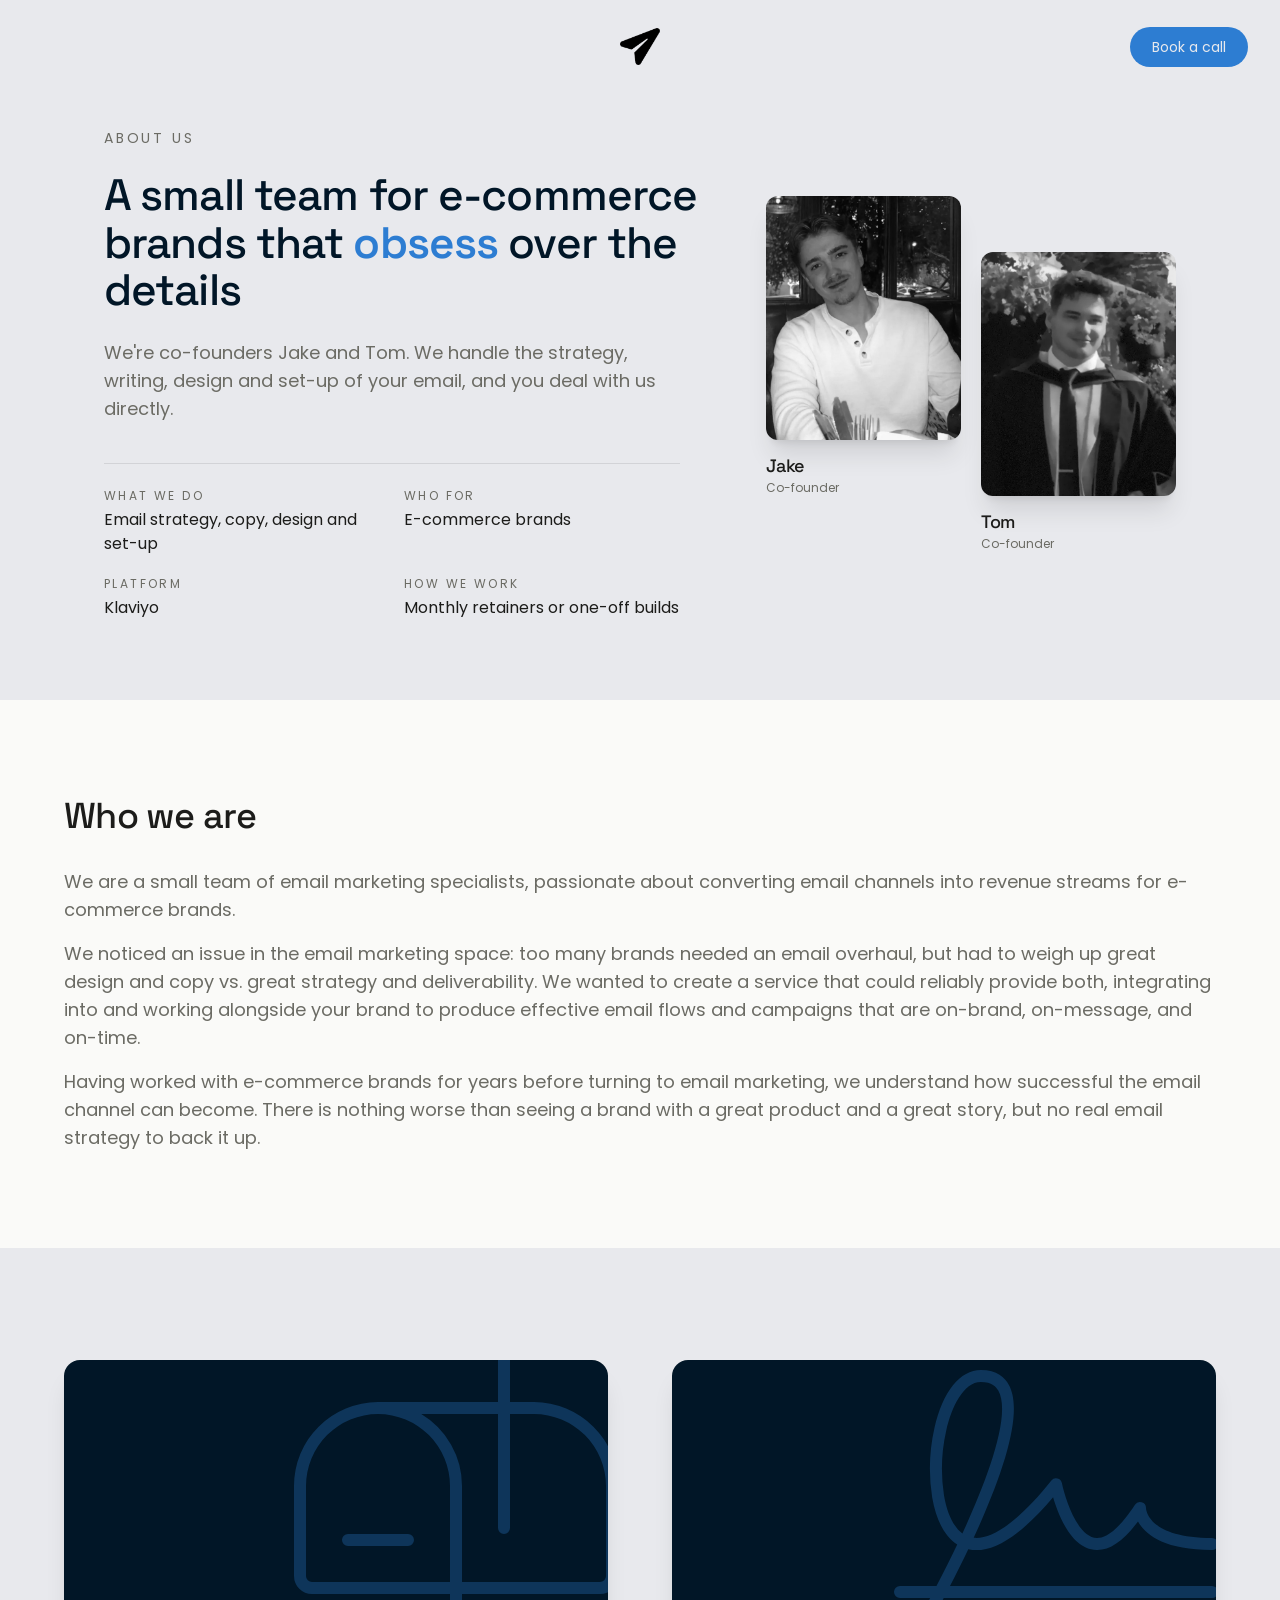
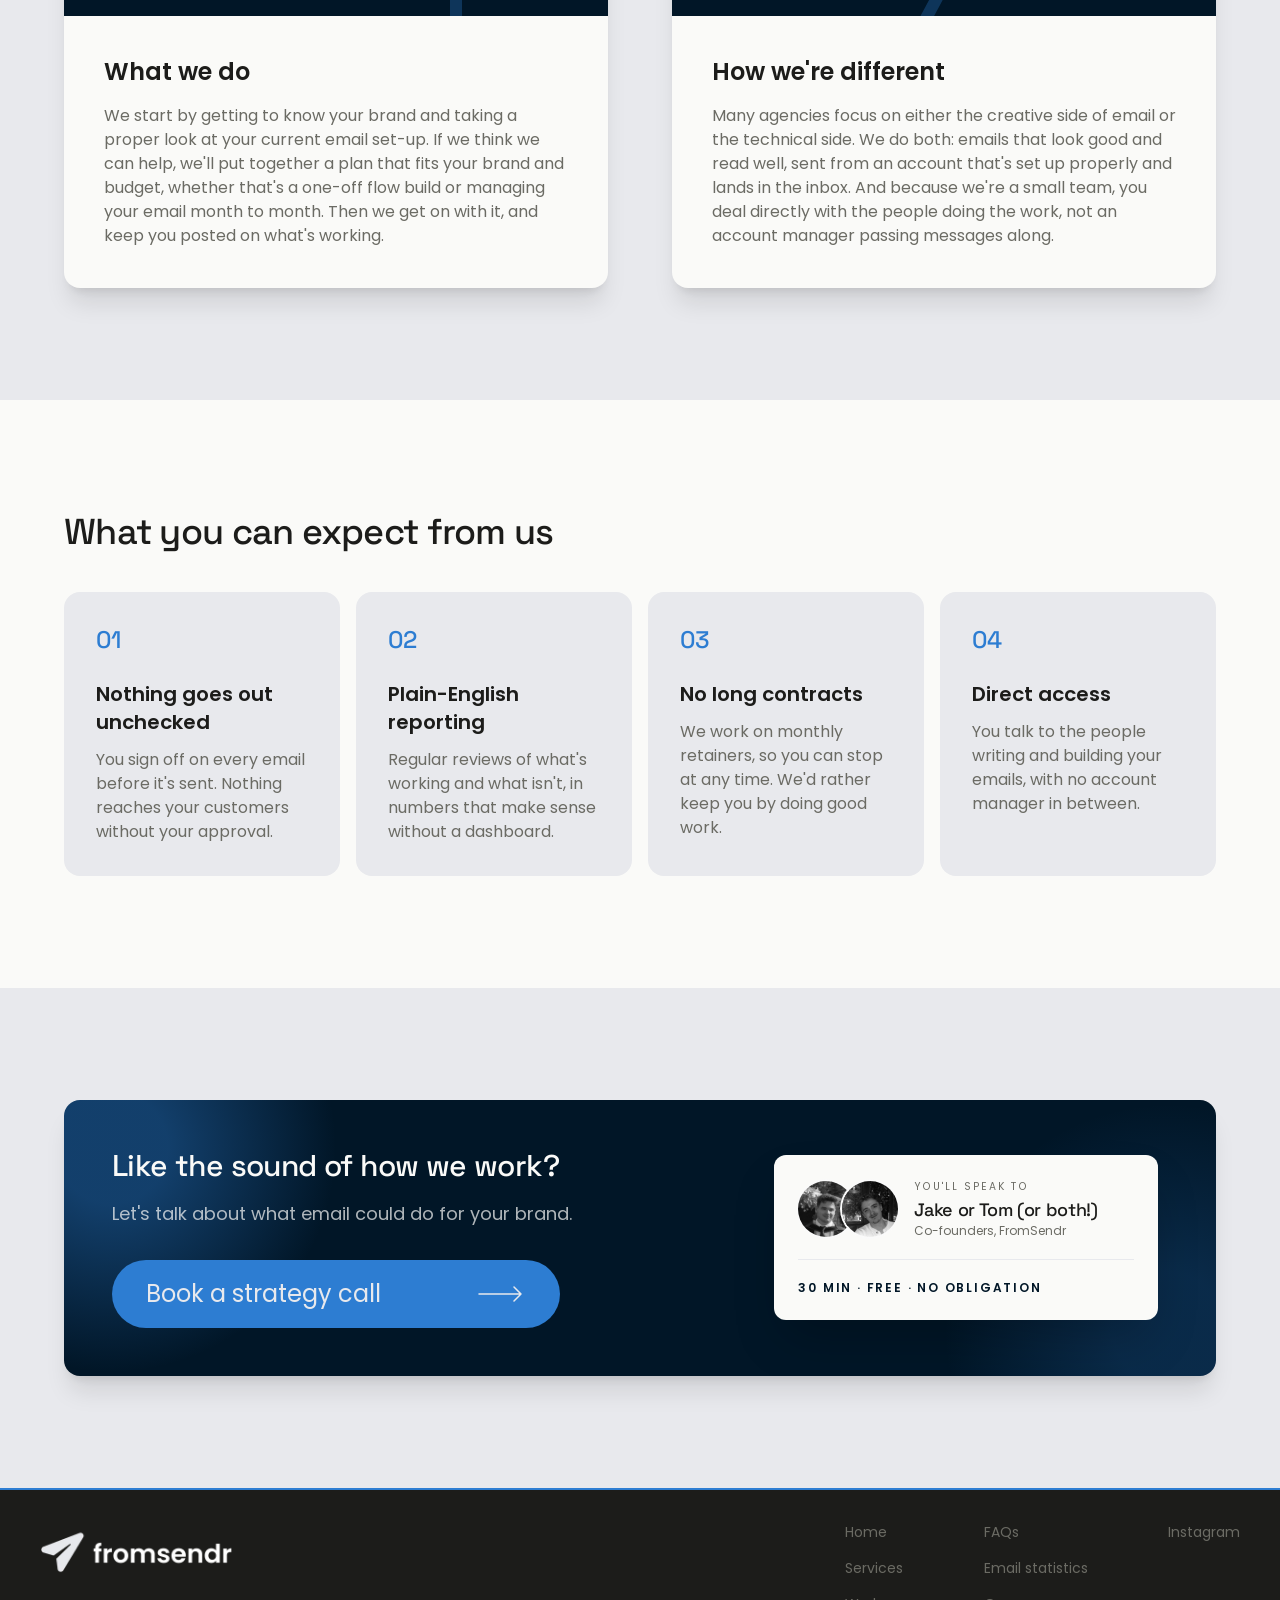
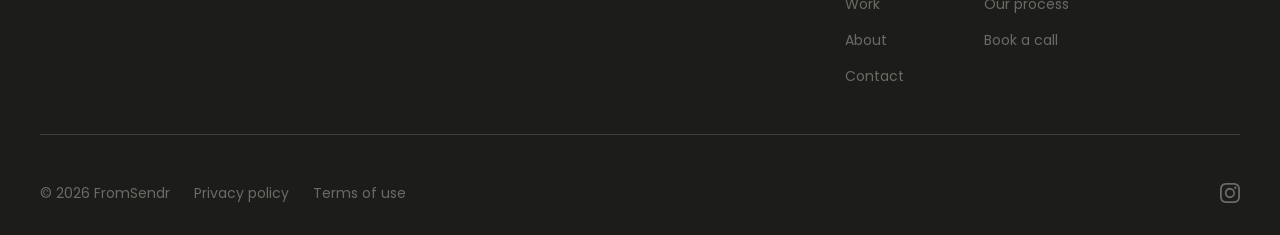
<file: about.html>
<!DOCTYPE html>
<html lang="en-GB">
<head>
  <meta charset="UTF-8">
  <meta name="viewport" content="width=device-width, initial-scale=1.0">
  <link rel="icon" href="images/favicon-v4.png">
  <title>About us: email marketing specialists for e-commerce | FromSendr</title>
  <meta name="description" content="A small team of email marketing specialists covering both the creative and the technical side of email for e-commerce brands.">

  <!-- Open Graph: the title, description and image shown when a link to this page is shared (Slack, iMessage, LinkedIn...). og:url/og:image must be absolute URLs -->
  <meta property="og:type" content="website">
  <meta property="og:site_name" content="FromSendr">
  <meta property="og:locale" content="en_GB">
  <meta property="og:title" content="About us: email marketing specialists for e-commerce | FromSendr">
  <meta property="og:description" content="A small team of email marketing specialists covering both the creative and the technical side of email for e-commerce brands.">
  <link rel="canonical" href="https://fromsendr.com/about.html">
  <meta property="og:url" content="https://fromsendr.com/about.html">
  <meta property="og:image" content="https://fromsendr.com/images/og-image.jpg">
  <meta property="og:image:width" content="1200">
  <meta property="og:image:height" content="630">
  <meta property="og:image:alt" content="FromSendr: email marketing for e-commerce brands">
  <meta name="twitter:card" content="summary_large_image">

  <link rel="preconnect" href="https://fonts.googleapis.com">
  <link rel="preconnect" href="https://fonts.gstatic.com" crossorigin>
  <link rel="stylesheet" href="styles.css">
  <link href="https://fonts.googleapis.com/css2?family=Space+Grotesk:wght@500..600&family=Poppins:wght@400;600;700&display=swap" rel="stylesheet">

  <!-- Built from tailwind.input.css + tailwind.config.js; must stay after styles.css -->
  <link rel="stylesheet" href="tailwind.css">
</head>

<body class="bg-platinum text-ink font-sans antialiased">

  <a href="#main" class="skip-link">Skip to content</a>

  <!-- ========== NAV (same as index.html) ========== -->
  <!-- Only the logo shows by default; hovering it (or tapping, on touch) drops the nav panel down. See .site-logo/.site-nav in styles.css -->
  <a href="index.html" class="site-logo" aria-label="FromSendr home">
    <!-- The full wordmark, clipped to just the icon until the nav opens (see .site-logo-mark in styles.css) -->
    <span class="site-logo-mark"><img src="images/wordmark-platinum-nav.png" alt=""></span>
  </a>
  <nav id="site-nav" class="site-nav flex flex-col items-end gap-10 md:flex-row md:flex-wrap md:justify-center md:gap-x-16 md:gap-y-4 lg:gap-x-32 text-sm font-bold uppercase" aria-label="Main navigation">
    <a href="index.html" class="nav-link">Home</a>
    <a href="work.html" class="nav-link">Work</a>
    <a href="about.html" class="nav-link-selected">About</a>
    <!-- Phones: a booking button at the bottom of the drawer (the fixed .site-cta below is md+ only) -->
    <a href="index.html#contact" class="btn btn-sm md:hidden mt-auto w-full justify-center font-normal normal-case">Book a call</a>
  </nav>
  <!-- Always-visible booking button, top-right on md+ (on every page). Sits above the nav panel, see .site-cta -->
  <a href="index.html#contact" class="btn btn-sm site-cta hidden md:inline-flex">Book a call</a>

  <main id="main">
  <!-- ========== INTRO ========== -->
  <header class="mx-auto max-w-6xl px-6 md:px-10 pt-28 md:pt-32 pb-14 md:pb-20 grid gap-10 lg:grid-cols-[1.5fr_1fr] lg:gap-12 items-center">
    <div>
      <p class="text-xs md:text-sm uppercase tracking-[0.2em] text-stone">About us</p>
      <h1 class="mt-5 md:mt-6 font-display text-4xl md:text-[2.75rem] leading-[1.08] text-navy">A small team for <span class="whitespace-nowrap">e-commerce</span> brands that <span class="font-semibold text-blue">obsess</span> over the details</h1>
      <p class="mt-6 text-stone text-sm md:text-lg max-w-xl leading-relaxed">We're co-founders Jake and Tom. We handle the strategy, writing, design and set-up of your email, and you deal with us directly.</p>
      <dl class="mt-8 md:mt-10 grid grid-cols-2 gap-x-6 gap-y-5 max-w-xl border-t border-ink/10 pt-6">
        <div>
          <dt class="text-[0.65rem] md:text-xs uppercase tracking-[0.2em] text-stone">What we do</dt>
          <dd class="mt-1 text-ink text-sm md:text-base">Email strategy, copy, design and set-up</dd>
        </div>
        <div>
          <dt class="text-[0.65rem] md:text-xs uppercase tracking-[0.2em] text-stone">Who for</dt>
          <dd class="mt-1 text-ink text-sm md:text-base">E-commerce brands</dd>
        </div>
        <div>
          <dt class="text-[0.65rem] md:text-xs uppercase tracking-[0.2em] text-stone">Platform</dt>
          <dd class="mt-1 text-ink text-sm md:text-base">Klaviyo</dd>
        </div>
        <div>
          <dt class="text-[0.65rem] md:text-xs uppercase tracking-[0.2em] text-stone">How we work</dt>
          <dd class="mt-1 text-ink text-sm md:text-base">Monthly retainers or <span class="whitespace-nowrap">one-off</span> builds</dd>
        </div>
      </dl>
    </div>
    <div class="grid grid-cols-2 gap-4 md:gap-5 w-full max-w-sm sm:max-w-md mx-auto lg:max-w-none">
      <figure>
        <img src="images/people/jake-hero.webp" alt="Jake, co-founder of FromSendr" width="600" height="750" decoding="async" class="w-full aspect-[4/5] object-cover rounded-xl shadow-xl grayscale">
        <figcaption class="mt-3">
          <span class="block font-display text-lg text-ink">Jake</span>
          <span class="block text-xs text-stone">Co-founder</span>
        </figcaption>
      </figure>
      <figure class="pt-10 md:pt-14">
        <img src="images/people/tom-hero.webp" alt="Tom, co-founder of FromSendr" width="600" height="750" decoding="async" class="w-full aspect-[4/5] object-cover rounded-xl shadow-xl grayscale">
        <figcaption class="mt-3">
          <span class="block font-display text-lg text-ink">Tom</span>
          <span class="block text-xs text-stone">Co-founder</span>
        </figcaption>
      </figure>
    </div>
  </header>

  <!-- ========== Who we are ========== -->
  <section id="who-we-are" class="bg-paper px-6 md:px-10 py-16 md:py-24 text-left">
    <div class="mx-auto md:max-w-6xl flex flex-col gap-4 md:gap-8">
      <h2 class="font-display text-2xl md:text-3xl lg:text-4xl">Who we are</h2>
      <div class="flex flex-col gap-4 text-stone text-sm md:text-lg leading-relaxed">
        <p>
          We are a small team of email marketing specialists, passionate about converting email channels into revenue streams for e-commerce brands.
        </p>
        <p class="hidden md:flex">
          We noticed an issue in the email marketing space: too many brands needed an email overhaul, but had to weigh up great design and copy vs. great strategy and deliverability.
          We wanted to create a service that could reliably provide both, integrating into and working alongside your brand to produce effective email flows and campaigns that are on-brand, on-message, and on-time.
        </p>
        <p>
          Having worked with e-commerce brands for years before turning to email marketing, we understand how successful the email channel can become.
          There is nothing worse than seeing a brand with a great product and a great story, but no real email strategy to back it up.
        </p>
      </div>
    </div>
  </section>

  <!-- ========== WHAT WE DO / WHAT MAKES US DIFFERENT ========== -->
  <section class="px-6 md:px-10 py-16 md:py-28">
    <div class="mx-auto max-w-6xl grid gap-10 md:grid-cols-2 md:gap-16">
      <div id="what-we-do" class="scroll-mt-8 min-w-0 relative flex flex-col bg-paper rounded-[1rem] shadow-xl">
        <div class="relative flex items-center justify-center min-h-40 md:min-h-64 p-6 sm:p-10 bg-navy rounded-t-[1rem] overflow-hidden" aria-hidden="true">
          <!-- Phosphor "mailbox-thin", inlined so the colour classes apply -->
          <svg viewBox="0 0 256 256" class="absolute -right-6 -bottom-10 w-56 sm:w-64 md:-right-10 md:-bottom-20 md:w-80 lg:w-96 h-auto text-blue/30" fill="currentColor"><path d="M100,152a4,4,0,0,1-4,4H56a4,4,0,0,1,0-8H96A4,4,0,0,1,100,152Zm136-36v60a12,12,0,0,1-12,12H132v36a4,4,0,0,1-8,0V188H32a12,12,0,0,1-12-12V116A56.06,56.06,0,0,1,76,60h80V24a4,4,0,0,1,4-4h32a4,4,0,0,1,0,8H164V60h16A56.06,56.06,0,0,1,236,116ZM124,180V116a48,48,0,0,0-96,0v60a4,4,0,0,0,4,4Zm104-64a48.05,48.05,0,0,0-48-48H164v76a4,4,0,0,1-8,0V68H104.82A56,56,0,0,1,132,116v64h92a4,4,0,0,0,4-4Z"/></svg>
        </div>
        <div class="p-8 md:p-10">
          <h2 class="text-xl md:text-2xl font-semibold mb-4">What we do</h2>
          <p class="text-stone text-xs md:text-base leading-relaxed">
            We start by getting to know your brand and taking a proper look at your current email set-up.
            If we think we can help, we'll put together a plan that fits your brand and budget, whether that's a one-off flow build or managing your email month to month.
            Then we get on with it, and keep you posted on what's working.
          </p>
        </div>
      </div>
      <div id="different" class="scroll-mt-8 min-w-0 relative flex flex-col bg-paper rounded-[1rem] shadow-xl">
        <div class="relative flex items-center justify-center min-h-40 md:min-h-64 p-6 sm:p-10 bg-navy rounded-t-[1rem] overflow-hidden" aria-hidden="true">
          <!-- Phosphor "signature-thin", inlined so the colour classes apply -->
          <svg viewBox="0 0 256 256" class="absolute -right-6 -bottom-10 w-56 sm:w-64 md:-right-8 md:-bottom-24 md:w-80 lg:w-96 h-auto text-blue/30" fill="currentColor"><path d="M232,172H57.32c4-7.83,8.18-16.11,12.21-24.56,15.14,3.55,34.13-8.06,56.54-34.59,3.67,12.5,12.53,34.83,29.08,35.15h.35c8.71,0,17.64-6.25,27.16-19.06C187.17,137.14,199.31,148,232,148a4,4,0,0,0,0-8c-42.88,0-44-19.24-44-20a4,4,0,0,0-7.35-2.18C168.74,136.1,160.42,140,155.48,140h-.18c-13-.25-21.29-26.52-23.38-36.61a4,4,0,0,0-7-1.69c-20.94,26.27-39.06,39.55-51.8,38.2C97.31,87.5,105.19,53.16,96.49,37.77,94,33.31,88.7,28,77.91,28,64.09,28,52.54,42.41,47,66.54A122.7,122.7,0,0,0,45.46,113c2.64,15.29,8.39,26.05,16.69,31.35-4.58,9.6-9.3,19-13.84,27.68H24a4,4,0,0,0,0,8H44.1c-12.87,24.17-23.37,41.68-23.53,41.94a4,4,0,0,0,1.37,5.49A3.93,3.93,0,0,0,24,228a4,4,0,0,0,3.43-1.94c.16-.27,11.85-19.75,25.72-46.06H232a4,4,0,0,0,0-8ZM53.34,111.61a114.81,114.81,0,0,1,1.49-43.29C58.4,52.7,66.34,36,77.91,36c7.52,0,10.23,3.26,11.61,5.7C99,58.4,79.92,106,65.6,137,59.76,132.69,55.46,123.83,53.34,111.61Z"/></svg>
        </div>
        <div class="p-8 md:p-10">
          <h2 class="text-xl md:text-2xl font-semibold mb-4">How we're different</h2>
          <p class="text-stone text-xs md:text-base leading-relaxed">
            Many agencies focus on either the creative side of email or the technical side. We do both: emails that look good and read well, sent from an account that's set up properly and lands in the inbox.
            And because we're a small team, you deal directly with the people doing the work, not an account manager passing messages along.
          </p>
        </div>
      </div>
    </div>
  </section>

  <!-- ========== WHAT TO EXPECT ========== -->
  <section id="core-concepts" class="bg-paper px-6 md:px-10 py-16 md:py-28">
    <div class="mx-auto max-w-6xl">
      <h2 class="mb-8 md:mb-10 font-display text-2xl md:text-3xl lg:text-4xl">What you can expect from us</h2>
      <ol class="grid gap-3 md:gap-4 grid-cols-2 lg:grid-cols-4">
        <li class="bg-platinum p-4 sm:p-8 rounded-[1rem]">
          <span class="font-display text-xl md:text-2xl text-blue">01</span>
          <h3 class="mt-3 md:mt-6 mb-2 md:mb-3 text-base md:text-xl font-semibold text-ink">Nothing goes out unchecked</h3>
          <p class="text-stone text-xs md:text-base leading-relaxed">You sign off on every email before it's sent. Nothing reaches your customers without your approval.</p>
        </li>
        <li class="bg-platinum p-4 sm:p-8 rounded-[1rem]">
          <span class="font-display text-xl md:text-2xl text-blue">02</span>
          <h3 class="mt-3 md:mt-6 mb-2 md:mb-3 text-base md:text-xl font-semibold text-ink">Plain-English reporting</h3>
          <p class="text-stone text-xs md:text-base leading-relaxed">Regular reviews of what's working and what isn't, in numbers that make sense without a dashboard.</p>
        </li>
        <li class="bg-platinum p-4 sm:p-8 rounded-[1rem]">
          <span class="font-display text-xl md:text-2xl text-blue">03</span>
          <h3 class="mt-3 md:mt-6 mb-2 md:mb-3 text-base md:text-xl font-semibold text-ink">No long contracts</h3>
          <p class="text-stone text-xs md:text-base leading-relaxed">We work on monthly retainers, so you can stop at any time. We'd rather keep you by doing good work.</p>
        </li>
        <li class="bg-platinum p-4 sm:p-8 rounded-[1rem]">
          <span class="font-display text-xl md:text-2xl text-blue">04</span>
          <h3 class="mt-3 md:mt-6 mb-2 md:mb-3 text-base md:text-xl font-semibold text-ink">Direct access</h3>
          <p class="text-stone text-xs md:text-base leading-relaxed">You talk to the people writing and building your emails, with no account manager in between.</p>
        </li>
      </ol>
    </div>
  </section>

  <!-- ========== CTA ========== -->
  <section class="px-6 md:px-10 py-16 md:py-28">
    <div class="relative cta-glow mx-auto max-w-6xl grid gap-10 md:gap-12 md:grid-cols-[3fr_2fr] items-center px-5 py-7 md:p-12 bg-navy rounded-[1rem] shadow-xl overflow-hidden">
      <div class="relative flex flex-col items-center md:items-start text-center md:text-left">
        <h2 class="font-display text-2xl md:text-3xl text-paper">Like the sound of how we work?</h2>
        <p class="hidden sm:flex text-sm md:text-lg text-paper/70 mt-4 max-w-xl">Let's talk about what email could do for your brand.</p>
        <div class="md:hidden mt-5 flex items-center gap-3">
          <span class="flex -space-x-3"><img src="images/people/tom-avatar.webp" alt="" width="160" height="160" loading="lazy" decoding="async" class="h-10 w-10 rounded-full object-cover grayscale ring-2 ring-navy"><img src="images/people/jake-avatar.webp" alt="" width="160" height="160" loading="lazy" decoding="async" class="h-10 w-10 rounded-full object-cover grayscale ring-2 ring-navy"></span>
          <span class="text-sm text-paper/80 text-left">You'll speak to Jake or Tom <span class="whitespace-nowrap">(or both!)</span></span>
        </div>
        <a href="index.html#contact" class="btn w-full max-w-md mt-6 md:mt-8 gap-4 md:gap-12">
          Book a strategy call
          <svg xmlns="http://www.w3.org/2000/svg" width="48" height="16" viewBox="0 0 48 16" fill="none" aria-hidden="true" class="btn-arrow">
            <path d="M1 8H43M43 8L36 1M43 8L36 15" stroke="currentColor" stroke-width="1.5" stroke-linecap="round" stroke-linejoin="round"/>
          </svg>
        </a>
      </div>
      <div class="hidden md:block relative w-full max-w-sm mx-auto bg-paper rounded-xl shadow-2xl p-6">
        <div class="flex items-center gap-4">
          <span class="flex shrink-0 -space-x-3"><img src="images/people/tom-avatar.webp" alt="" width="160" height="160" loading="lazy" decoding="async" class="h-14 w-14 rounded-full object-cover grayscale ring-2 ring-paper"><img src="images/people/jake-avatar.webp" alt="" width="160" height="160" loading="lazy" decoding="async" class="h-14 w-14 rounded-full object-cover grayscale ring-2 ring-paper"></span>
          <span>
            <span class="block text-[0.65rem] uppercase tracking-[0.2em] text-stone">You'll speak to</span>
            <span class="block mt-1 font-display text-lg leading-tight text-ink">Jake or Tom (or both!)</span>
            <span class="block mt-0.5 text-xs text-stone">Co-founders, FromSendr</span>
          </span>
        </div>
        <p class="mt-5 pt-5 border-t border-platinum text-xs font-semibold uppercase tracking-[0.15em] text-navy">30 min &middot; Free &middot; No obligation</p>
      </div>
    </div>
  </section>
  </main>

  <!-- ========== FOOTER (same as index.html) ========== -->
  <footer class="mx-auto px-6 md:px-10 py-8 text-sm bg-ink border-t-2 border-blue text-stone flex flex-col gap-12">
    <div class="flex justify-between">
      <div class="flex flex-col justify-start gap-8">
        <img src="images/wordmark-platinum-footer.webp" alt="FromSendr" width="400" height="108" loading="lazy" decoding="async" class="w-24 sm:w-32 md:w-48">
      </div>
      <div class="flex justify-end gap-20">
        <div class="flex flex-col gap-4 text-xs text-right md:text-left md:text-sm">
          <a href="index.html" class="footer-link">Home</a>
          <a href="index.html#services" class="footer-link">Services</a>
          <a href="work.html" class="footer-link">Work</a>
          <a href="about.html" class="footer-link">About</a>
          <a href="index.html#contact" class="footer-link">Contact</a>
        </div>
        <div class="hidden md:flex flex-col gap-4 text-xs md:text-sm">
          <a href="index.html#faq" class="footer-link">FAQs</a>
          <a href="index.html#statistics" class="footer-link">Email statistics</a>
          <a href="index.html#process" class="footer-link">Our process</a>
          <a href="index.html#booking" class="footer-link">Book a call</a>
        </div>
        <div class="hidden lg:flex flex-col gap-4 text-xs md:text-sm">
          <a href="https://www.instagram.com/fromsendr/" target="_blank" rel="noopener noreferrer" class="footer-link">Instagram</a>
        </div>
      </div>
    </div>
    <div class="h-[1px] bg-silver/20"></div>
    <div class="flex justify-between text-xs md:text-sm">
      <span class="flex flex-wrap gap-x-3 md:gap-x-6 gap-y-2"><span>© 2026 FromSendr</span><a href="privacy.html" class="footer-link">Privacy policy</a><a href="terms.html" class="footer-link">Terms of use</a></span>
      <div class="flex gap-6">
        <a href="https://www.instagram.com/fromsendr/" target="_blank" rel="noopener noreferrer" class="footer-link" title="Instagram" aria-label="FromSendr on Instagram">
          <svg xmlns="http://www.w3.org/2000/svg" width="20" height="20" fill="currentColor" viewBox="0 0 16 16">
            <path d="M8 0C5.829 0 5.556.01 4.703.048 3.85.088 3.269.222 2.76.42a3.9 3.9 0 0 0-1.417.923A3.9 3.9 0 0 0 .42 2.76C.222 3.268.087 3.85.048 4.7.01 5.555 0 5.827 0 8.001c0 2.172.01 2.444.048 3.297.04.852.174 1.433.372 1.942.205.526.478.972.923 1.417.444.445.89.719 1.416.923.51.198 1.09.333 1.942.372C5.555 15.99 5.827 16 8 16s2.444-.01 3.298-.048c.851-.04 1.434-.174 1.943-.372a3.9 3.9 0 0 0 1.416-.923c.445-.445.718-.891.923-1.417.197-.509.332-1.09.372-1.942C15.99 10.445 16 10.173 16 8s-.01-2.445-.048-3.299c-.04-.851-.175-1.433-.372-1.941a3.9 3.9 0 0 0-.923-1.417A3.9 3.9 0 0 0 13.24.42c-.51-.198-1.092-.333-1.943-.372C10.443.01 10.172 0 7.998 0zm-.717 1.442h.718c2.136 0 2.389.007 3.232.046.78.035 1.204.166 1.486.275.373.145.64.319.92.599s.453.546.598.92c.11.281.24.705.275 1.485.039.843.047 1.096.047 3.231s-.008 2.389-.047 3.232c-.035.78-.166 1.203-.275 1.485a2.5 2.5 0 0 1-.599.919c-.28.28-.546.453-.92.598-.28.11-.704.24-1.485.276-.843.038-1.096.047-3.232.047s-2.39-.009-3.233-.047c-.78-.036-1.203-.166-1.485-.276a2.5 2.5 0 0 1-.92-.598 2.5 2.5 0 0 1-.6-.92c-.109-.281-.24-.705-.275-1.485-.038-.843-.046-1.096-.046-3.233s.008-2.388.046-3.231c.036-.78.166-1.204.276-1.486.145-.373.319-.64.599-.92s.546-.453.92-.598c.282-.11.705-.24 1.485-.276.738-.034 1.024-.044 2.515-.045zm4.988 1.328a.96.96 0 1 0 0 1.92.96.96 0 0 0 0-1.92m-4.27 1.122a4.109 4.109 0 1 0 0 8.217 4.109 4.109 0 0 0 0-8.217m0 1.441a2.667 2.667 0 1 1 0 5.334 2.667 2.667 0 0 1 0-5.334"/>
          </svg>
        </a>
      </div>
    </div>
  </footer>

  <script src="script.js"></script>
</body>
</html>
</file>
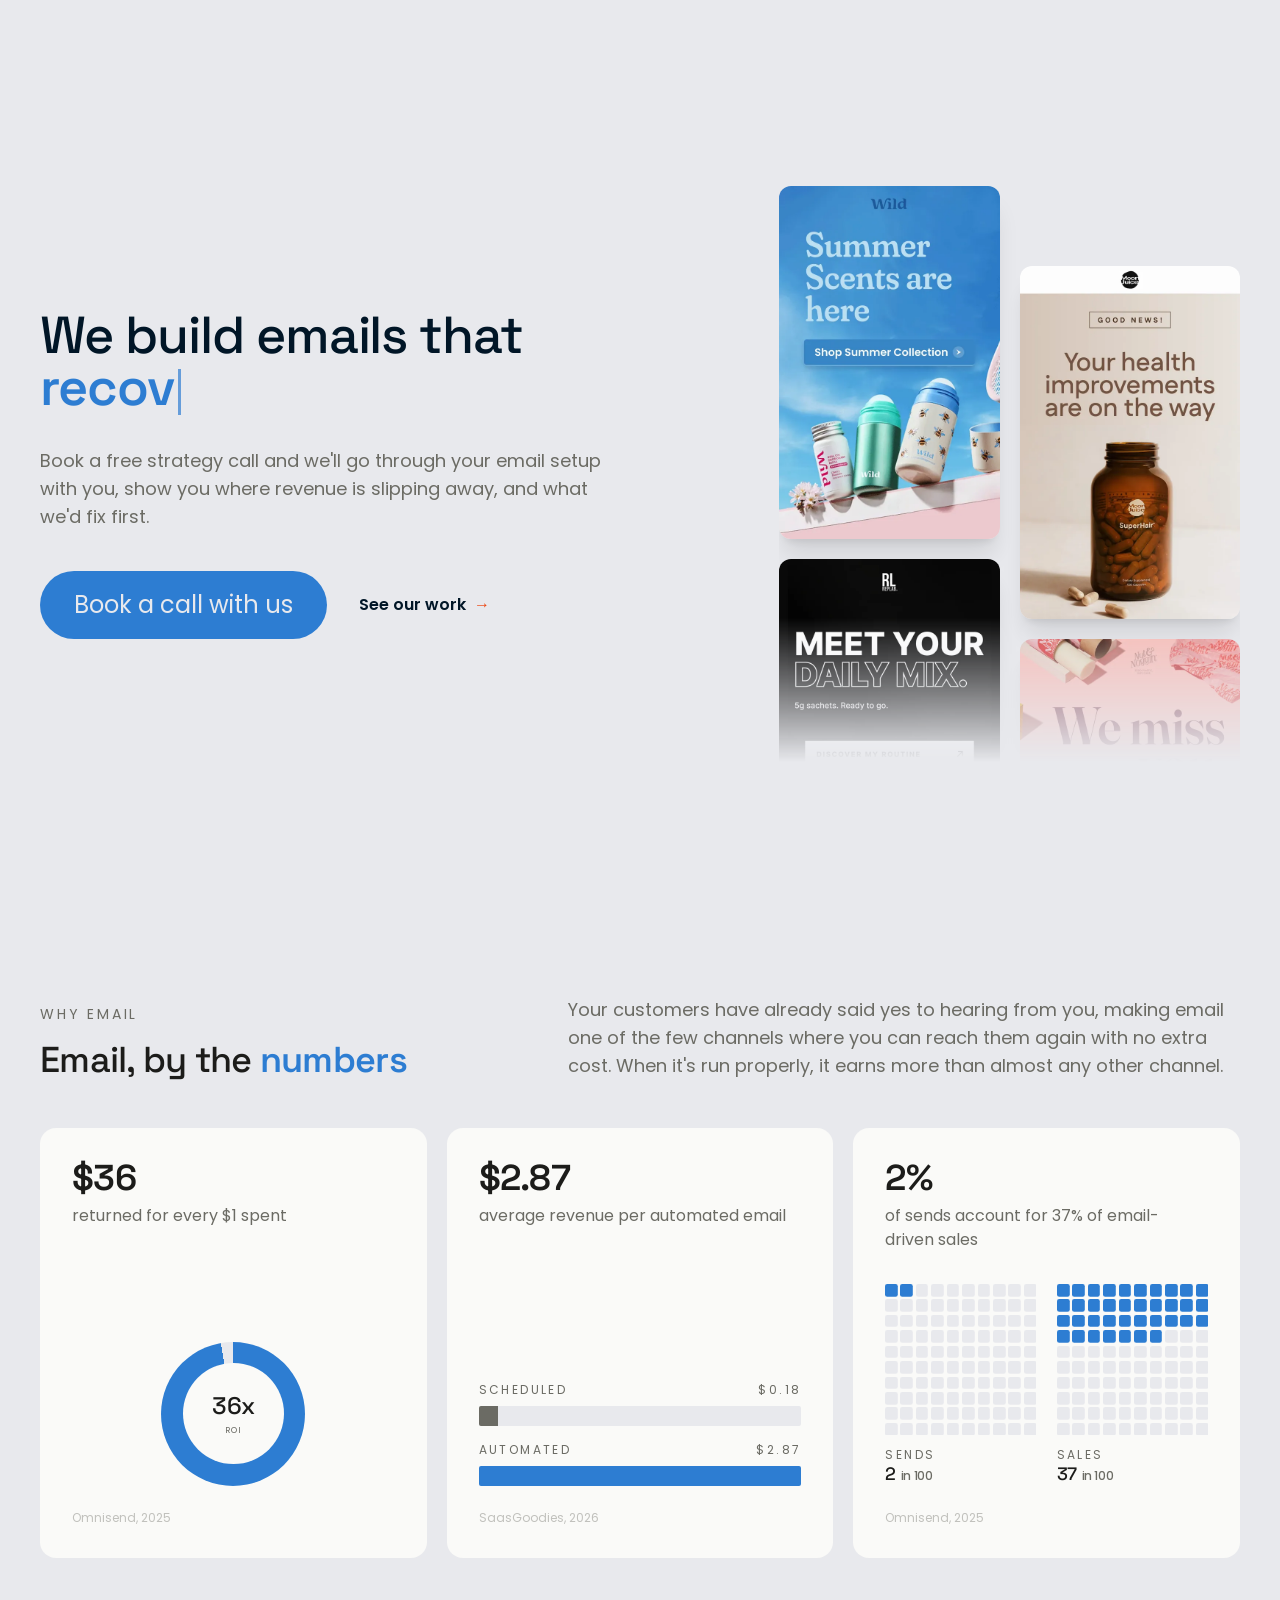
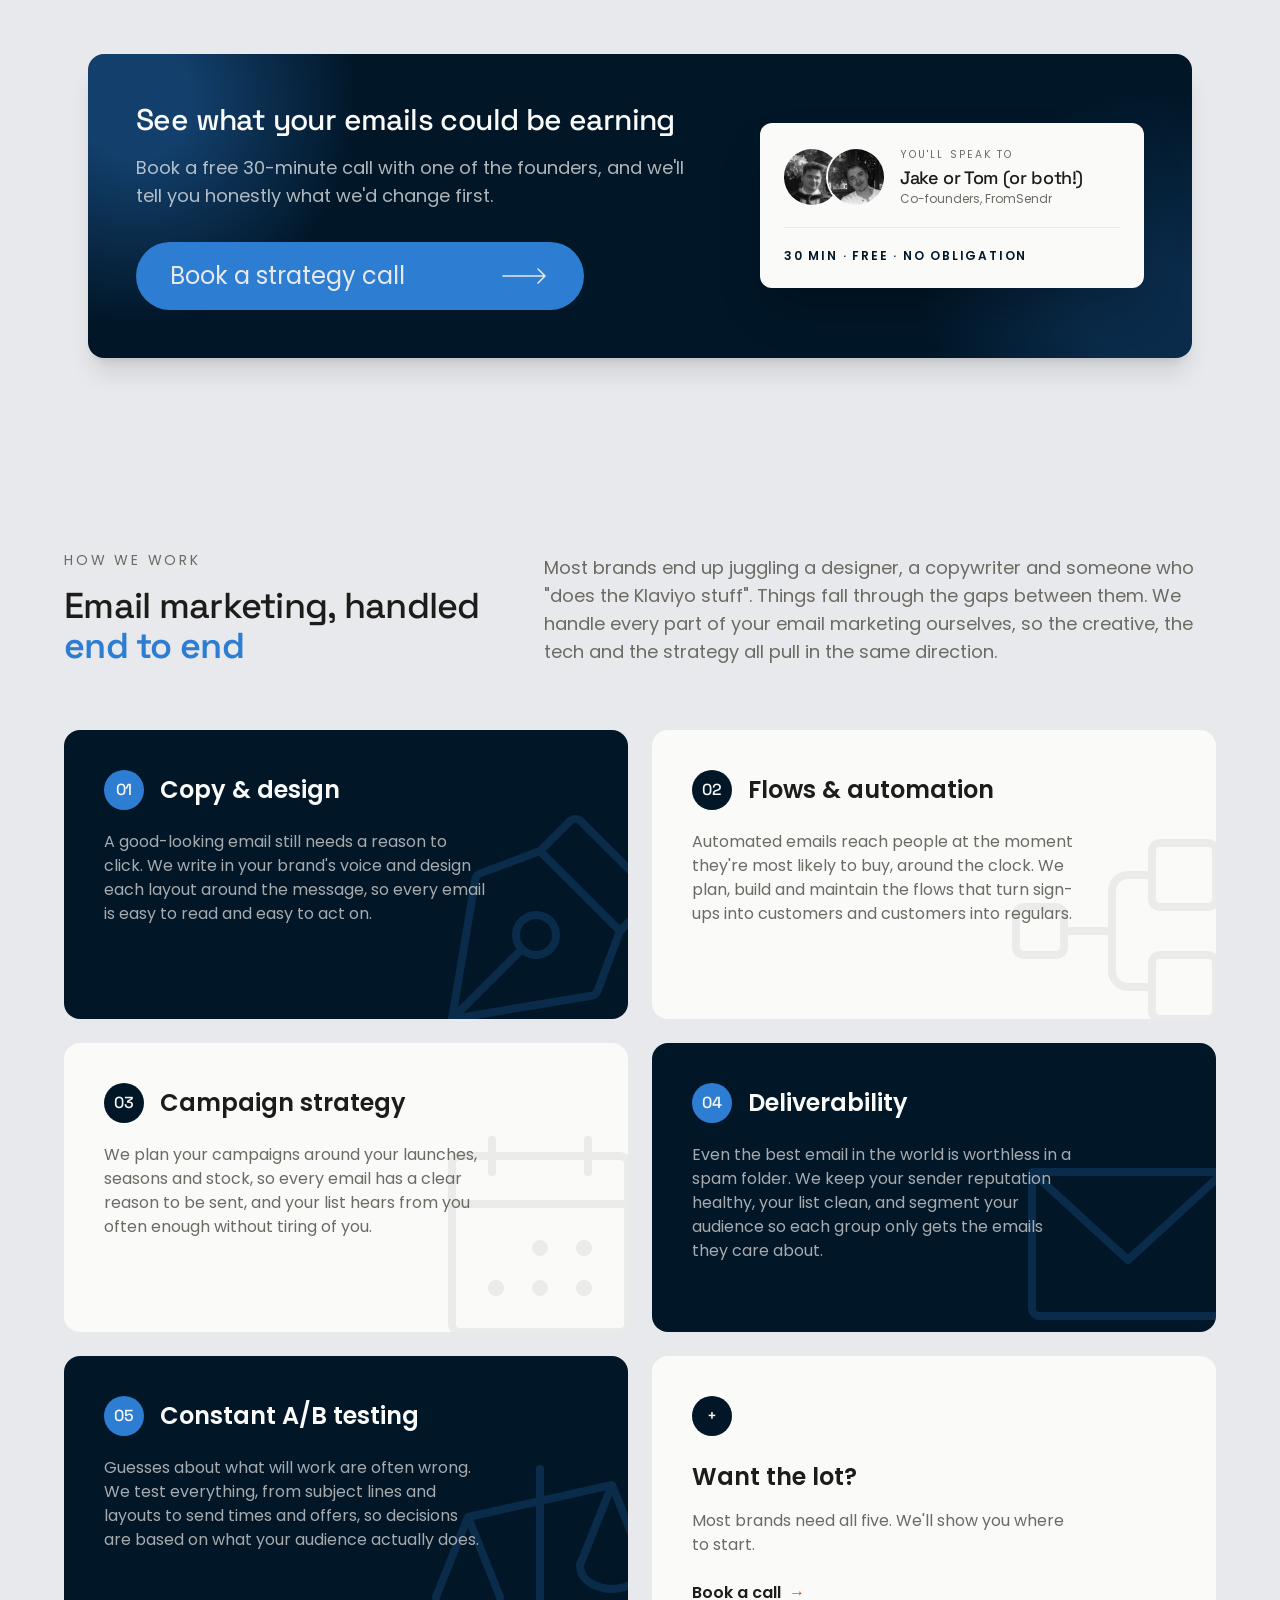
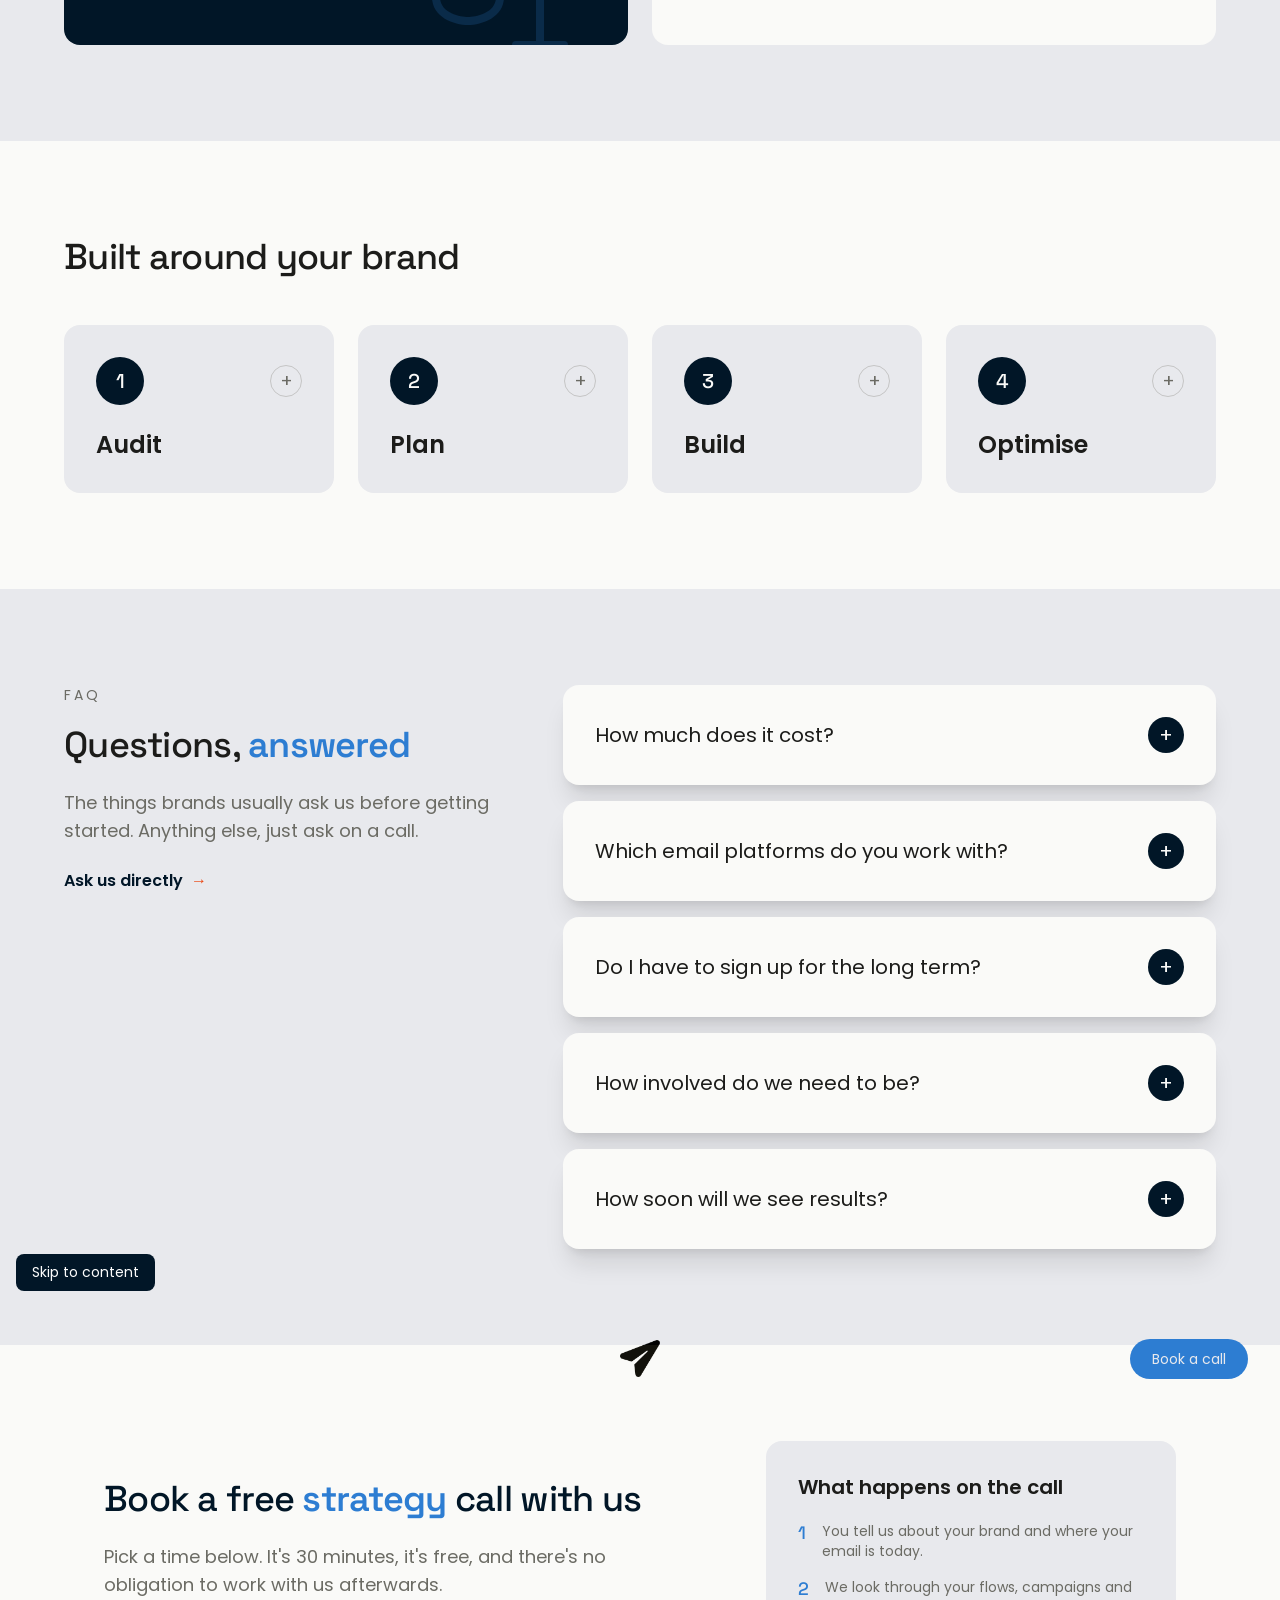
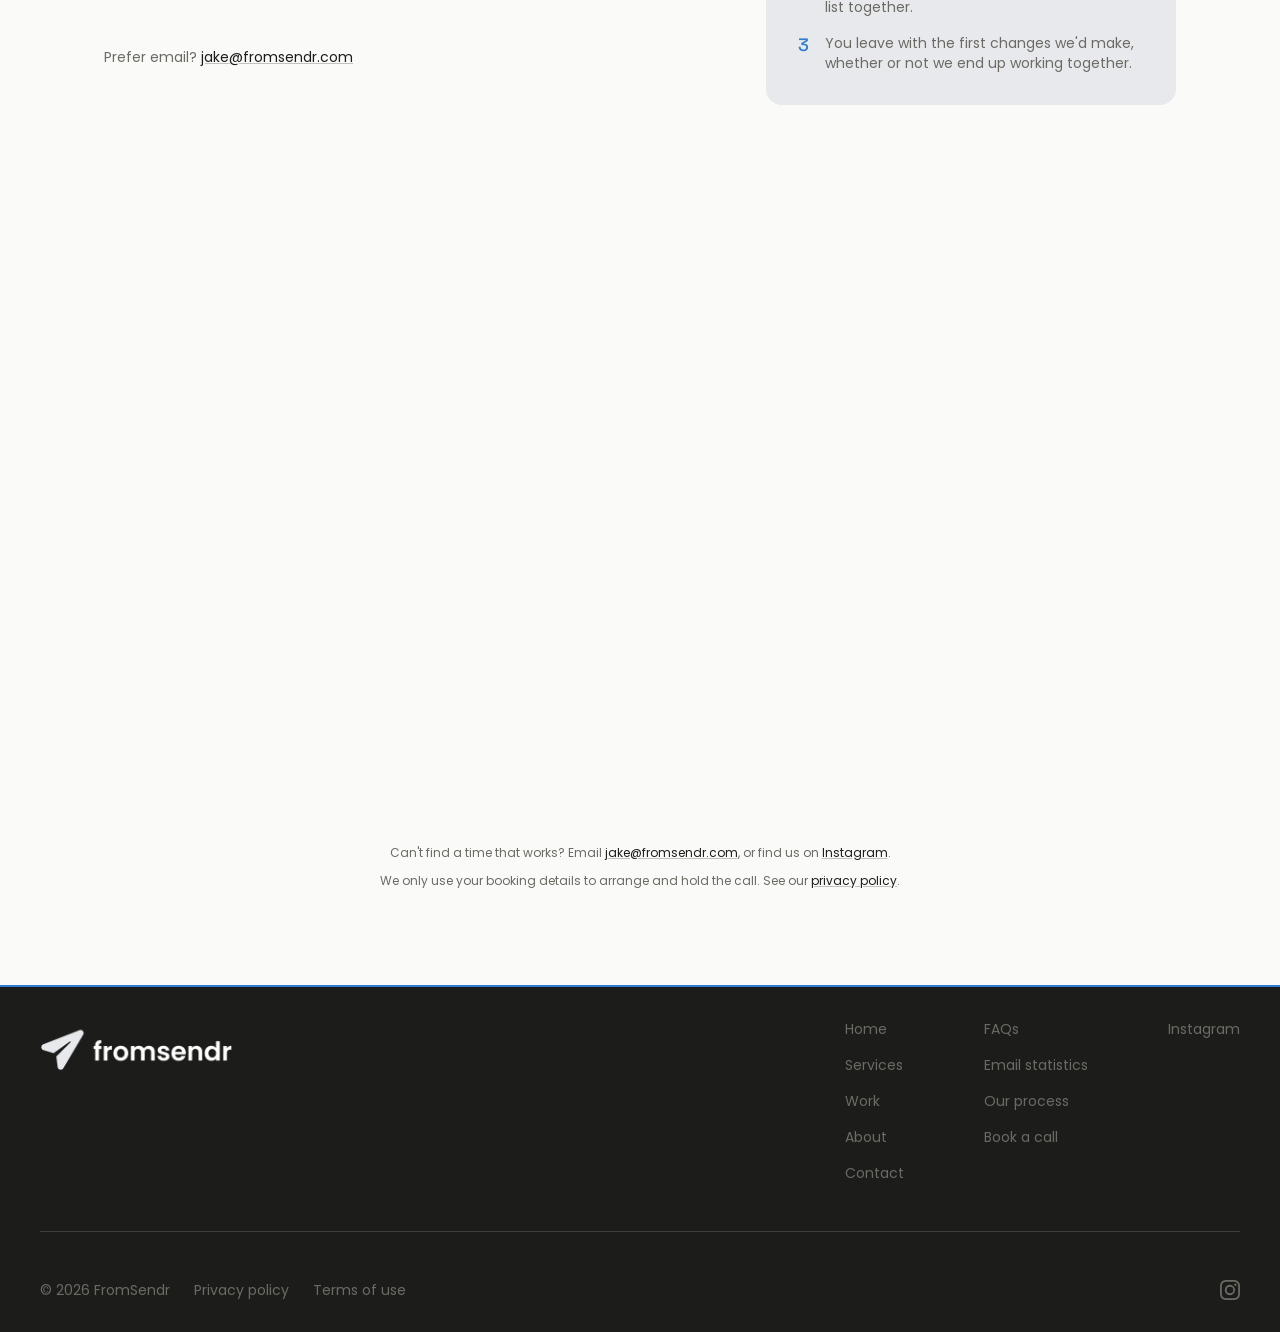
<file: contact.html>
<!DOCTYPE html>
<html lang="en">
<head>
  <meta charset="UTF-8">
  <title>FromSendr | Book a call</title>
  <!-- This page moved to a section of the home page; the stub only keeps old links and bookmarks working -->
  <meta name="robots" content="noindex">
  <link rel="canonical" href="https://fromsendr.com/#contact">
  <meta http-equiv="refresh" content="0; url=index.html#contact">
</head>
<body>
  <p><a href="index.html#contact">This has moved to the home page.</a></p>
</body>
</html>
</file>
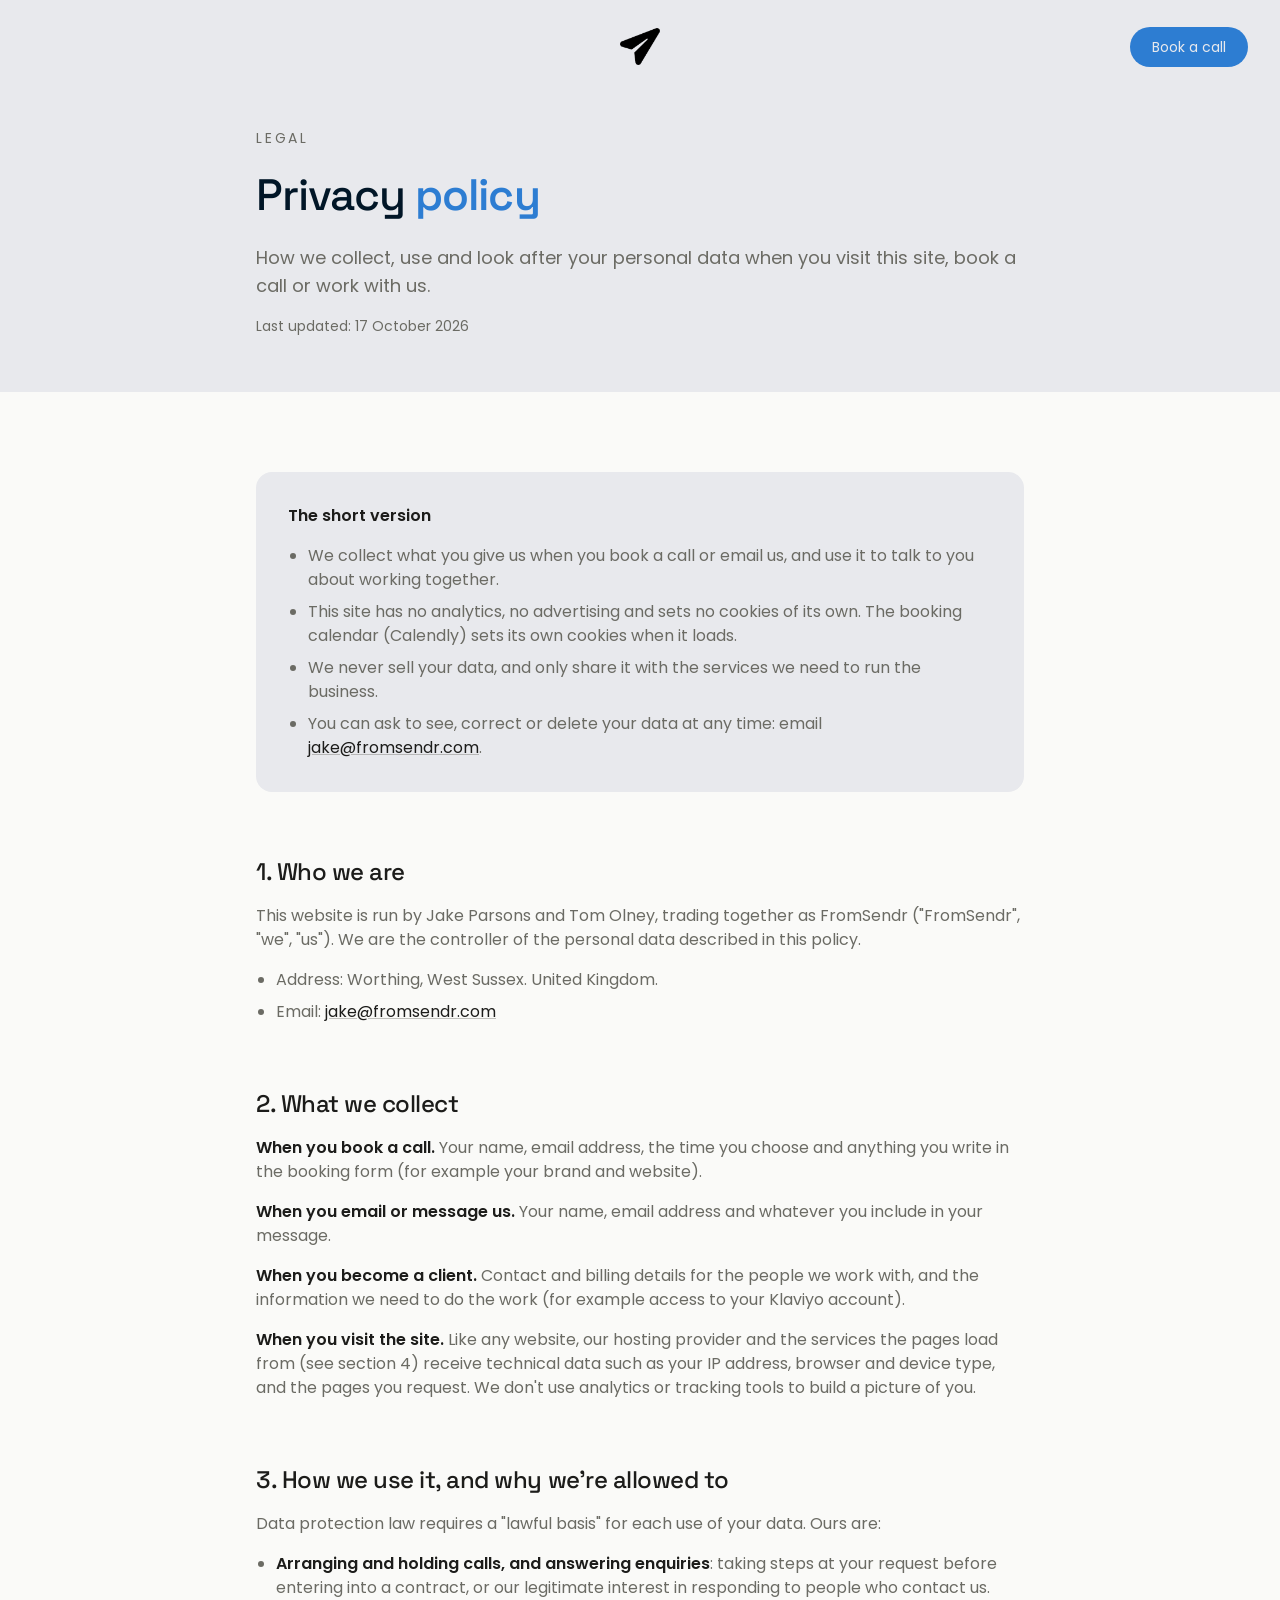
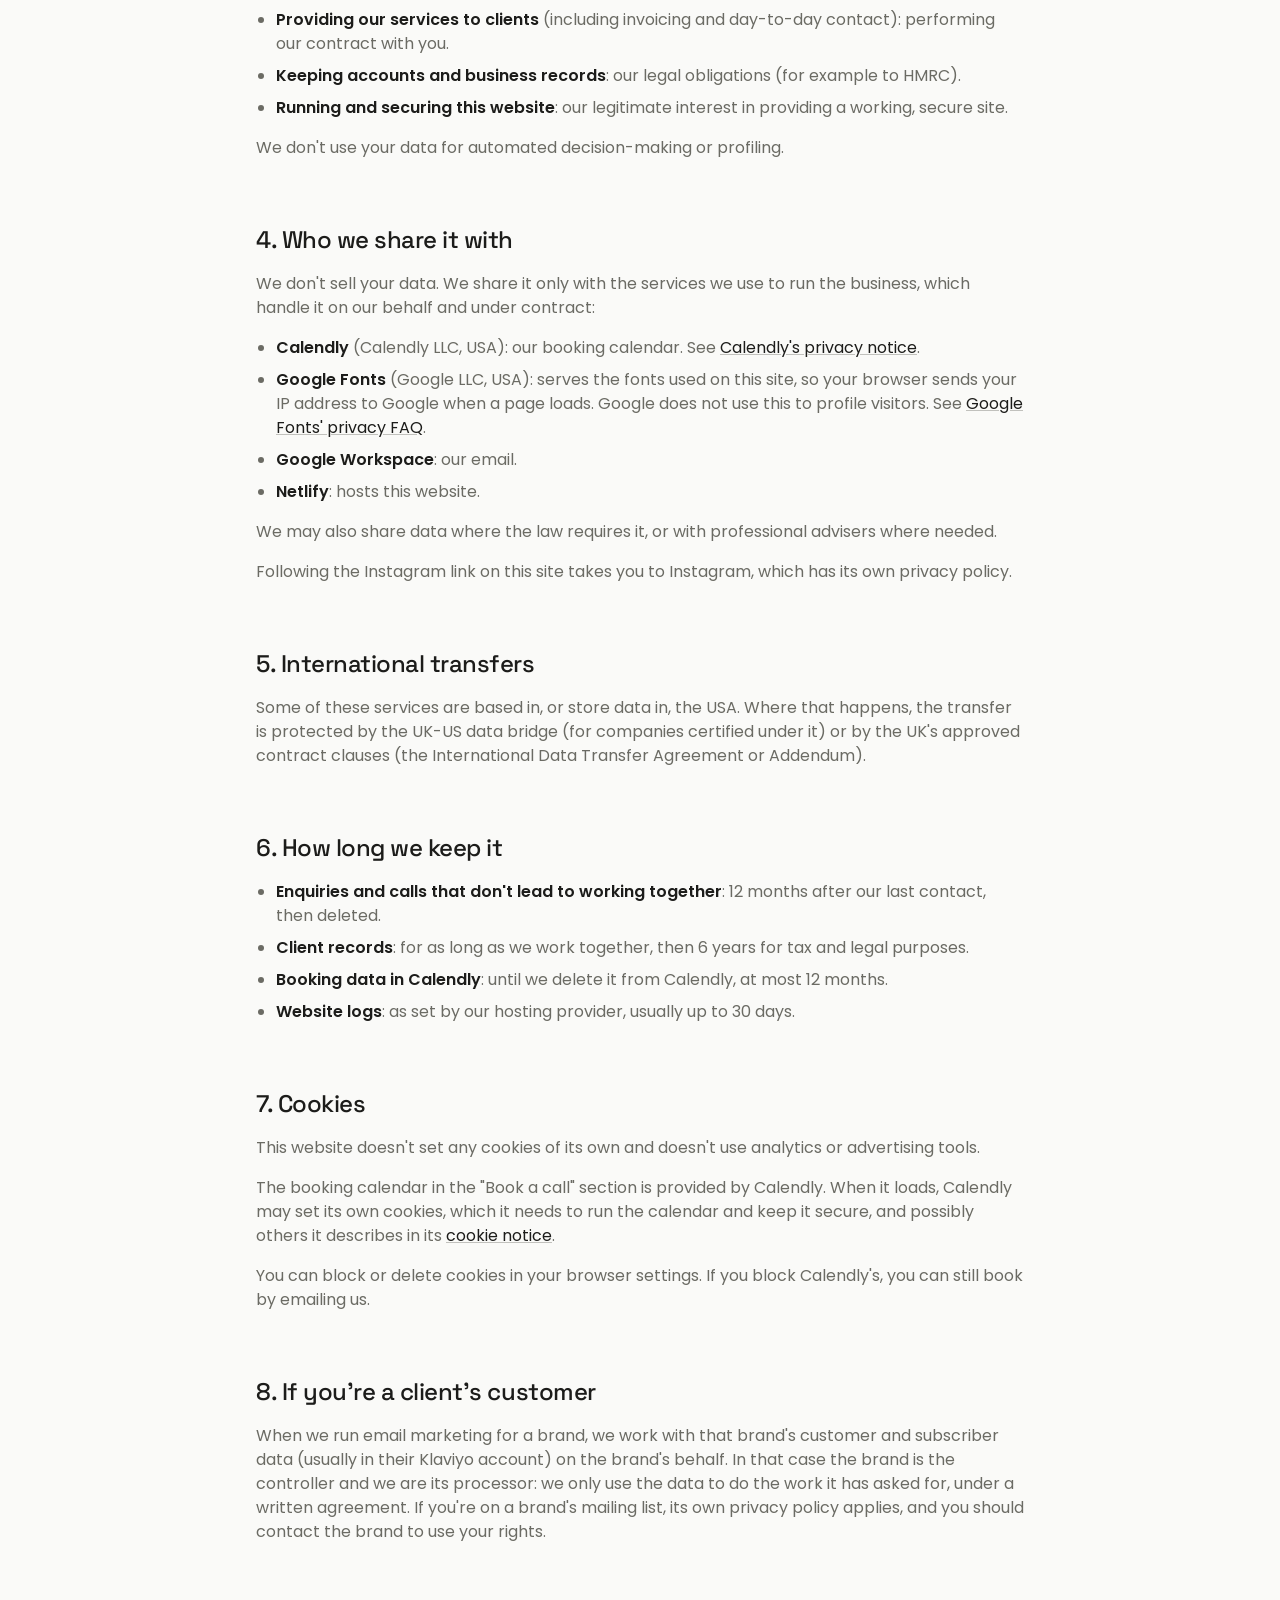
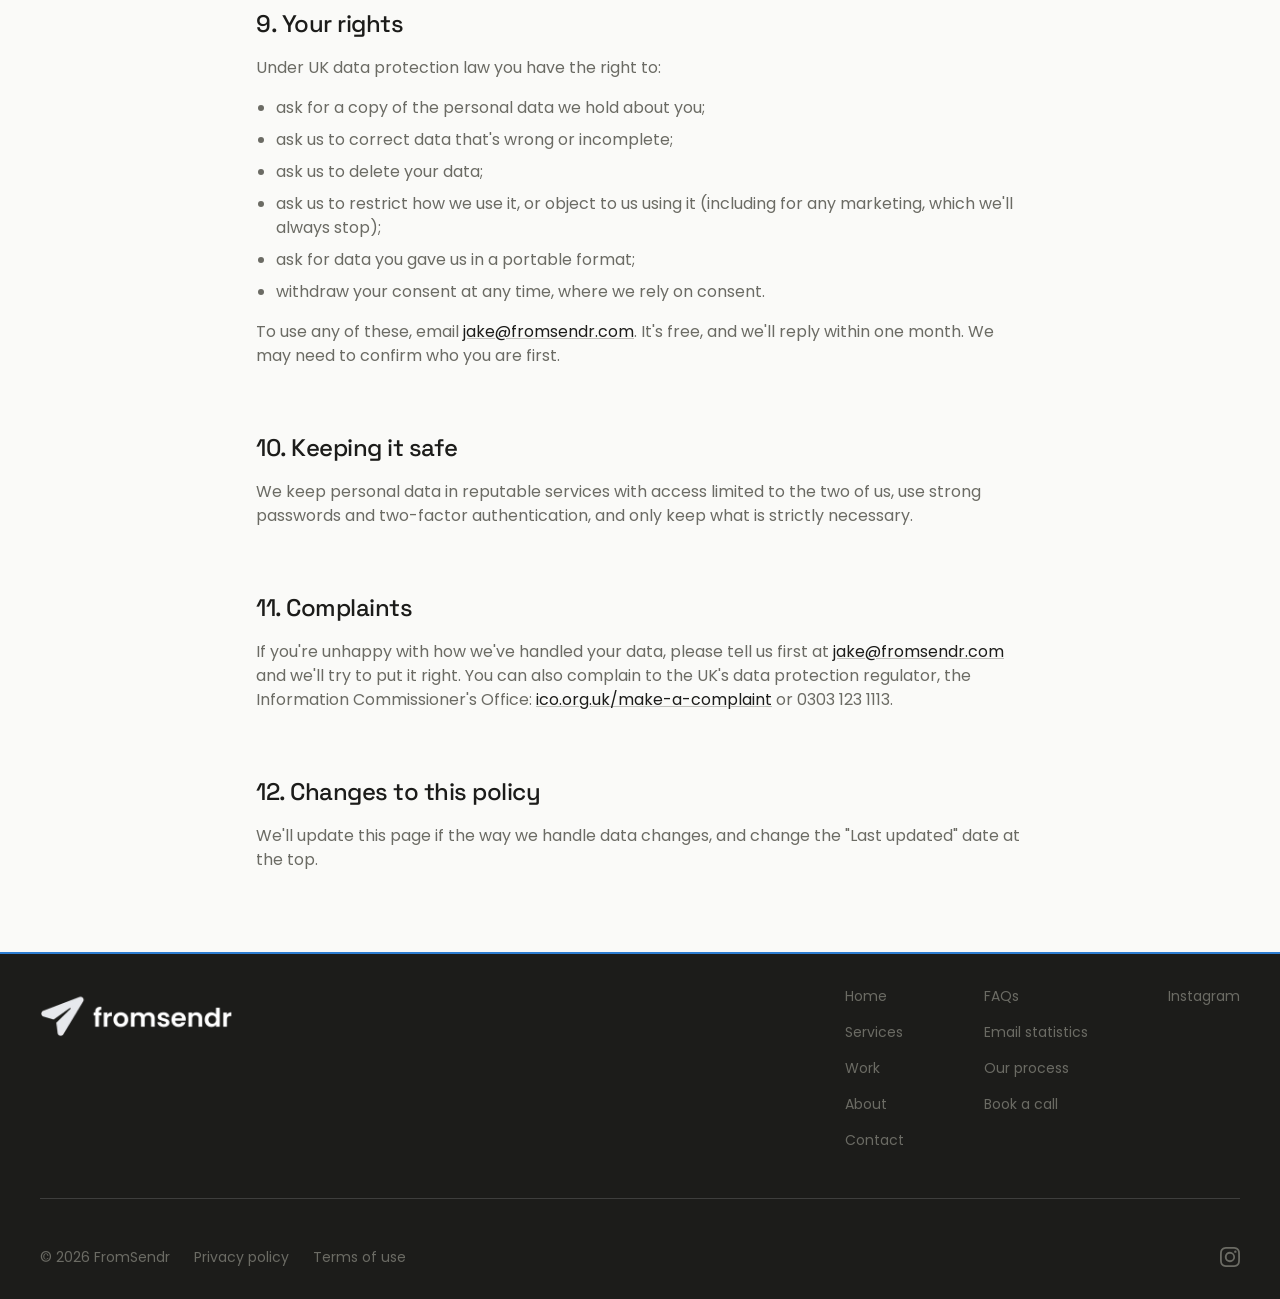
<file: privacy.html>
<!DOCTYPE html>
<html lang="en-GB">
<head>
  <meta charset="UTF-8">
  <meta name="viewport" content="width=device-width, initial-scale=1.0">
  <link rel="icon" href="images/favicon-v4.png">
  <title>FromSendr | Privacy policy</title>
  <meta name="description" content="How FromSendr collects, uses and protects personal data when you visit the site, book a call or work with us.">

  <!-- Open Graph: the title, description and image shown when a link to this page is shared (Slack, iMessage, LinkedIn...). og:url/og:image must be absolute URLs -->
  <meta property="og:type" content="website">
  <meta property="og:site_name" content="FromSendr">
  <meta property="og:locale" content="en_GB">
  <meta property="og:title" content="FromSendr privacy policy">
  <meta property="og:description" content="How FromSendr collects, uses and protects personal data when you visit the site, book a call or work with us.">
  <link rel="canonical" href="https://fromsendr.com/privacy.html">
  <meta property="og:url" content="https://fromsendr.com/privacy.html">
  <meta property="og:image" content="https://fromsendr.com/images/og-image.jpg">
  <meta property="og:image:width" content="1200">
  <meta property="og:image:height" content="630">
  <meta property="og:image:alt" content="FromSendr: email marketing for e-commerce brands">
  <meta name="twitter:card" content="summary_large_image">

  <link rel="preconnect" href="https://fonts.googleapis.com">
  <link rel="preconnect" href="https://fonts.gstatic.com" crossorigin>
  <link rel="stylesheet" href="styles.css">
  <link href="https://fonts.googleapis.com/css2?family=Space+Grotesk:wght@500..600&family=Poppins:wght@400;600;700&display=swap" rel="stylesheet">

  <!-- Built from tailwind.input.css + tailwind.config.js; must stay after styles.css -->
  <link rel="stylesheet" href="tailwind.css">
</head>

<body class="bg-platinum text-ink font-sans antialiased">

  <a href="#main" class="skip-link">Skip to content</a>

  <!-- ========== NAV (same as index.html) ========== -->
  <!-- Only the logo shows by default; hovering it (or tapping, on touch) drops the nav panel down. See .site-logo/.site-nav in styles.css -->
  <a href="index.html" class="site-logo" aria-label="FromSendr home">
    <!-- The full wordmark, clipped to just the icon until the nav opens (see .site-logo-mark in styles.css) -->
    <span class="site-logo-mark"><img src="images/wordmark-platinum-nav.png" alt=""></span>
  </a>
  <nav id="site-nav" class="site-nav flex flex-col items-end gap-10 md:flex-row md:flex-wrap md:justify-center md:gap-x-16 md:gap-y-4 lg:gap-x-32 text-sm font-bold uppercase" aria-label="Main navigation">
    <a href="index.html" class="nav-link">Home</a>
    <a href="work.html" class="nav-link">Work</a>
    <a href="about.html" class="nav-link">About</a>
    <!-- Phones: a booking button at the bottom of the drawer (the fixed .site-cta below is md+ only) -->
    <a href="index.html#contact" class="btn btn-sm md:hidden mt-auto w-full justify-center font-normal normal-case">Book a call</a>
  </nav>
  <!-- Always-visible booking button, top-right on md+ (on every page). Sits above the nav panel, see .site-cta -->
  <a href="index.html#contact" class="btn btn-sm site-cta hidden md:inline-flex">Book a call</a>

  <main id="main">
  <!-- ========== PRIVACY POLICY ========== -->
  <header class="px-6 md:px-10 pt-28 md:pt-32 pb-10 md:pb-14">
    <div class="mx-auto max-w-3xl">
    <p class="text-xs md:text-sm uppercase tracking-[0.2em] text-stone">Legal</p>
    <h1 class="mt-5 md:mt-6 font-display text-4xl md:text-[2.75rem] leading-[1.08] text-navy">Privacy <span class="font-semibold text-blue">policy</span></h1>
    <p class="mt-6 text-stone text-sm md:text-lg leading-relaxed">How we collect, use and look after your personal data when you visit this site, book a call or work with us.</p>
    <p class="mt-4 text-xs md:text-sm text-stone">Last updated: 17 October 2026</p>
    </div>
  </header>

  <section class="bg-paper px-6 md:px-10 py-14 md:py-20">
    <div class="mx-auto max-w-3xl text-stone text-sm md:text-base leading-relaxed [&_p]:mt-4 [&_ul]:mt-4 [&_ul]:list-disc [&_ul]:pl-5 [&_li]:mt-2 [&_a]:text-ink [&_a]:underline [&_a]:decoration-stone/40 hover:[&_a]:decoration-ink [&_strong]:font-semibold [&_strong]:text-ink">

      <div class="bg-platinum rounded-[1rem] p-6 md:p-8">
        <p class="!mt-0 font-semibold text-ink">The short version</p>
        <ul>
          <li>We collect what you give us when you book a call or email us, and use it to talk to you about working together.</li>
          <li>This site has no analytics, no advertising and sets no cookies of its own. The booking calendar (Calendly) sets its own cookies when it loads.</li>
          <li>We never sell your data, and only share it with the services we need to run the business.</li>
          <li>You can ask to see, correct or delete your data at any time: email <a href="mailto:jake@fromsendr.com">jake@fromsendr.com</a>.</li>
        </ul>
      </div>

      <h2 class="mt-12 md:mt-16 font-display text-xl md:text-2xl text-ink">1. Who we are</h2>
      <p>This website is run by Jake Parsons and Tom Olney, trading together as FromSendr ("FromSendr", "we", "us"). We are the controller of the personal data described in this policy.</p>
      <ul>
        <li>Address: Worthing, West Sussex. United Kingdom.</li>
        <li>Email: <a href="mailto:jake@fromsendr.com">jake@fromsendr.com</a></li>
      </ul>

      <h2 class="mt-12 md:mt-16 font-display text-xl md:text-2xl text-ink">2. What we collect</h2>
      <p><strong>When you book a call.</strong> Your name, email address, the time you choose and anything you write in the booking form (for example your brand and website).</p>
      <p><strong>When you email or message us.</strong> Your name, email address and whatever you include in your message.</p>
      <p><strong>When you become a client.</strong> Contact and billing details for the people we work with, and the information we need to do the work (for example access to your Klaviyo account).</p>
      <p><strong>When you visit the site.</strong> Like any website, our hosting provider and the services the pages load from (see section 4) receive technical data such as your IP address, browser and device type, and the pages you request. We don't use analytics or tracking tools to build a picture of you.</p>

      <h2 class="mt-12 md:mt-16 font-display text-xl md:text-2xl text-ink">3. How we use it, and why we're allowed to</h2>
      <p>Data protection law requires a "lawful basis" for each use of your data. Ours are:</p>
      <ul>
        <li><strong>Arranging and holding calls, and answering enquiries</strong>: taking steps at your request before entering into a contract, or our legitimate interest in responding to people who contact us.</li>
        <li><strong>Providing our services to clients</strong> (including invoicing and day-to-day contact): performing our contract with you.</li>
        <li><strong>Keeping accounts and business records</strong>: our legal obligations (for example to HMRC).</li>
        <li><strong>Running and securing this website</strong>: our legitimate interest in providing a working, secure site.</li>
      </ul>
      <p>We don't use your data for automated decision-making or profiling.</p>

      <h2 class="mt-12 md:mt-16 font-display text-xl md:text-2xl text-ink">4. Who we share it with</h2>
      <p>We don't sell your data. We share it only with the services we use to run the business, which handle it on our behalf and under contract:</p>
      <ul>
        <li><strong>Calendly</strong> (Calendly LLC, USA): our booking calendar. See <a href="https://calendly.com/legal/privacy-notice" target="_blank" rel="noopener noreferrer">Calendly's privacy notice</a>.</li>
        <li><strong>Google Fonts</strong> (Google LLC, USA): serves the fonts used on this site, so your browser sends your IP address to Google when a page loads. Google does not use this to profile visitors. See <a href="https://developers.google.com/fonts/faq/privacy" target="_blank" rel="noopener noreferrer">Google Fonts' privacy FAQ</a>.</li>
        <li><strong>Google Workspace</strong>: our email.</li>
        <li><strong>Netlify</strong>: hosts this website.</li>
      </ul>
      <p>We may also share data where the law requires it, or with professional advisers where needed.</p>
      <p>Following the Instagram link on this site takes you to Instagram, which has its own privacy policy.</p>

      <h2 class="mt-12 md:mt-16 font-display text-xl md:text-2xl text-ink">5. International transfers</h2>
      <p>Some of these services are based in, or store data in, the USA. Where that happens, the transfer is protected by the UK-US data bridge (for companies certified under it) or by the UK's approved contract clauses (the International Data Transfer Agreement or Addendum).</p>

      <h2 class="mt-12 md:mt-16 font-display text-xl md:text-2xl text-ink">6. How long we keep it</h2>
      <ul>
        <li><strong>Enquiries and calls that don't lead to working together</strong>: 12 months after our last contact, then deleted.</li>
        <li><strong>Client records</strong>: for as long as we work together, then 6 years for tax and legal purposes.</li>
        <li><strong>Booking data in Calendly</strong>: until we delete it from Calendly, at most 12 months.</li>
        <li><strong>Website logs</strong>: as set by our hosting provider, usually up to 30 days.</li>
      </ul>

      <h2 class="mt-12 md:mt-16 font-display text-xl md:text-2xl text-ink">7. Cookies</h2>
      <p>This website doesn't set any cookies of its own and doesn't use analytics or advertising tools.</p>
      <p>The booking calendar in the "Book a call" section is provided by Calendly. When it loads, Calendly may set its own cookies, which it needs to run the calendar and keep it secure, and possibly others it describes in its <a href="https://calendly.com/legal/cookie-notice" target="_blank" rel="noopener noreferrer">cookie notice</a>.</p>
      <p>You can block or delete cookies in your browser settings. If you block Calendly's, you can still book by emailing us.</p>

      <h2 class="mt-12 md:mt-16 font-display text-xl md:text-2xl text-ink">8. If you're a client's customer</h2>
      <p>When we run email marketing for a brand, we work with that brand's customer and subscriber data (usually in their Klaviyo account) on the brand's behalf. In that case the brand is the controller and we are its processor: we only use the data to do the work it has asked for, under a written agreement. If you're on a brand's mailing list, its own privacy policy applies, and you should contact the brand to use your rights.</p>

      <h2 class="mt-12 md:mt-16 font-display text-xl md:text-2xl text-ink">9. Your rights</h2>
      <p>Under UK data protection law you have the right to:</p>
      <ul>
        <li>ask for a copy of the personal data we hold about you;</li>
        <li>ask us to correct data that's wrong or incomplete;</li>
        <li>ask us to delete your data;</li>
        <li>ask us to restrict how we use it, or object to us using it (including for any marketing, which we'll always stop);</li>
        <li>ask for data you gave us in a portable format;</li>
        <li>withdraw your consent at any time, where we rely on consent.</li>
      </ul>
      <p>To use any of these, email <a href="mailto:jake@fromsendr.com">jake@fromsendr.com</a>. It's free, and we'll reply within one month. We may need to confirm who you are first.</p>

      <h2 class="mt-12 md:mt-16 font-display text-xl md:text-2xl text-ink">10. Keeping it safe</h2>
      <p>We keep personal data in reputable services with access limited to the two of us, use strong passwords and two-factor authentication, and only keep what is strictly necessary.</p>

      <h2 class="mt-12 md:mt-16 font-display text-xl md:text-2xl text-ink">11. Complaints</h2>
      <p>If you're unhappy with how we've handled your data, please tell us first at <a href="mailto:jake@fromsendr.com">jake@fromsendr.com</a> and we'll try to put it right. You can also complain to the UK's data protection regulator, the Information Commissioner's Office: <a href="https://ico.org.uk/make-a-complaint/" target="_blank" rel="noopener noreferrer">ico.org.uk/make-a-complaint</a> or 0303 123 1113.</p>

      <h2 class="mt-12 md:mt-16 font-display text-xl md:text-2xl text-ink">12. Changes to this policy</h2>
      <p>We'll update this page if the way we handle data changes, and change the "Last updated" date at the top.</p>
    </div>
  </section>
  </main>

  <!-- ========== FOOTER (same as index.html) ========== -->
  <footer class="mx-auto px-6 md:px-10 py-8 text-sm bg-ink border-t-2 border-blue text-stone flex flex-col gap-12">
    <div class="flex justify-between">
      <div class="flex flex-col justify-start gap-8">
        <img src="images/wordmark-platinum-footer.webp" alt="FromSendr" width="400" height="108" loading="lazy" decoding="async" class="w-24 sm:w-32 md:w-48">
      </div>
      <div class="flex justify-end gap-20">
        <div class="flex flex-col gap-4 text-xs text-right md:text-left md:text-sm">
          <a href="index.html" class="footer-link">Home</a>
          <a href="index.html#services" class="footer-link">Services</a>
          <a href="work.html" class="footer-link">Work</a>
          <a href="about.html" class="footer-link">About</a>
          <a href="index.html#contact" class="footer-link">Contact</a>
        </div>
        <div class="hidden md:flex flex-col gap-4 text-xs md:text-sm">
          <a href="index.html#faq" class="footer-link">FAQs</a>
          <a href="index.html#statistics" class="footer-link">Email statistics</a>
          <a href="index.html#process" class="footer-link">Our process</a>
          <a href="index.html#booking" class="footer-link">Book a call</a>
        </div>
        <div class="hidden lg:flex flex-col gap-4 text-xs md:text-sm">
          <a href="https://www.instagram.com/fromsendr/" target="_blank" rel="noopener noreferrer" class="footer-link">Instagram</a>
        </div>
      </div>
    </div>
    <div class="h-[1px] bg-silver/20"></div>
    <div class="flex justify-between">
      <span class="flex flex-wrap gap-x-6 gap-y-2"><span>© 2026 FromSendr</span><a href="privacy.html" class="footer-link">Privacy policy</a><a href="terms.html" class="footer-link">Terms of use</a></span>
      <div class="flex gap-6">
        <a href="https://www.instagram.com/fromsendr/" target="_blank" rel="noopener noreferrer" class="footer-link" title="Instagram" aria-label="FromSendr on Instagram">
          <svg xmlns="http://www.w3.org/2000/svg" width="20" height="20" fill="currentColor" viewBox="0 0 16 16">
            <path d="M8 0C5.829 0 5.556.01 4.703.048 3.85.088 3.269.222 2.76.42a3.9 3.9 0 0 0-1.417.923A3.9 3.9 0 0 0 .42 2.76C.222 3.268.087 3.85.048 4.7.01 5.555 0 5.827 0 8.001c0 2.172.01 2.444.048 3.297.04.852.174 1.433.372 1.942.205.526.478.972.923 1.417.444.445.89.719 1.416.923.51.198 1.09.333 1.942.372C5.555 15.99 5.827 16 8 16s2.444-.01 3.298-.048c.851-.04 1.434-.174 1.943-.372a3.9 3.9 0 0 0 1.416-.923c.445-.445.718-.891.923-1.417.197-.509.332-1.09.372-1.942C15.99 10.445 16 10.173 16 8s-.01-2.445-.048-3.299c-.04-.851-.175-1.433-.372-1.941a3.9 3.9 0 0 0-.923-1.417A3.9 3.9 0 0 0 13.24.42c-.51-.198-1.092-.333-1.943-.372C10.443.01 10.172 0 7.998 0zm-.717 1.442h.718c2.136 0 2.389.007 3.232.046.78.035 1.204.166 1.486.275.373.145.64.319.92.599s.453.546.598.92c.11.281.24.705.275 1.485.039.843.047 1.096.047 3.231s-.008 2.389-.047 3.232c-.035.78-.166 1.203-.275 1.485a2.5 2.5 0 0 1-.599.919c-.28.28-.546.453-.92.598-.28.11-.704.24-1.485.276-.843.038-1.096.047-3.232.047s-2.39-.009-3.233-.047c-.78-.036-1.203-.166-1.485-.276a2.5 2.5 0 0 1-.92-.598 2.5 2.5 0 0 1-.6-.92c-.109-.281-.24-.705-.275-1.485-.038-.843-.046-1.096-.046-3.233s.008-2.388.046-3.231c.036-.78.166-1.204.276-1.486.145-.373.319-.64.599-.92s.546-.453.92-.598c.282-.11.705-.24 1.485-.276.738-.034 1.024-.044 2.515-.045zm4.988 1.328a.96.96 0 1 0 0 1.92.96.96 0 0 0 0-1.92m-4.27 1.122a4.109 4.109 0 1 0 0 8.217 4.109 4.109 0 0 0 0-8.217m0 1.441a2.667 2.667 0 1 1 0 5.334 2.667 2.667 0 0 1 0-5.334"/>
          </svg>
        </a>
      </div>
    </div>
  </footer>

  <script src="script.js"></script>
</body>
</html>
</file>
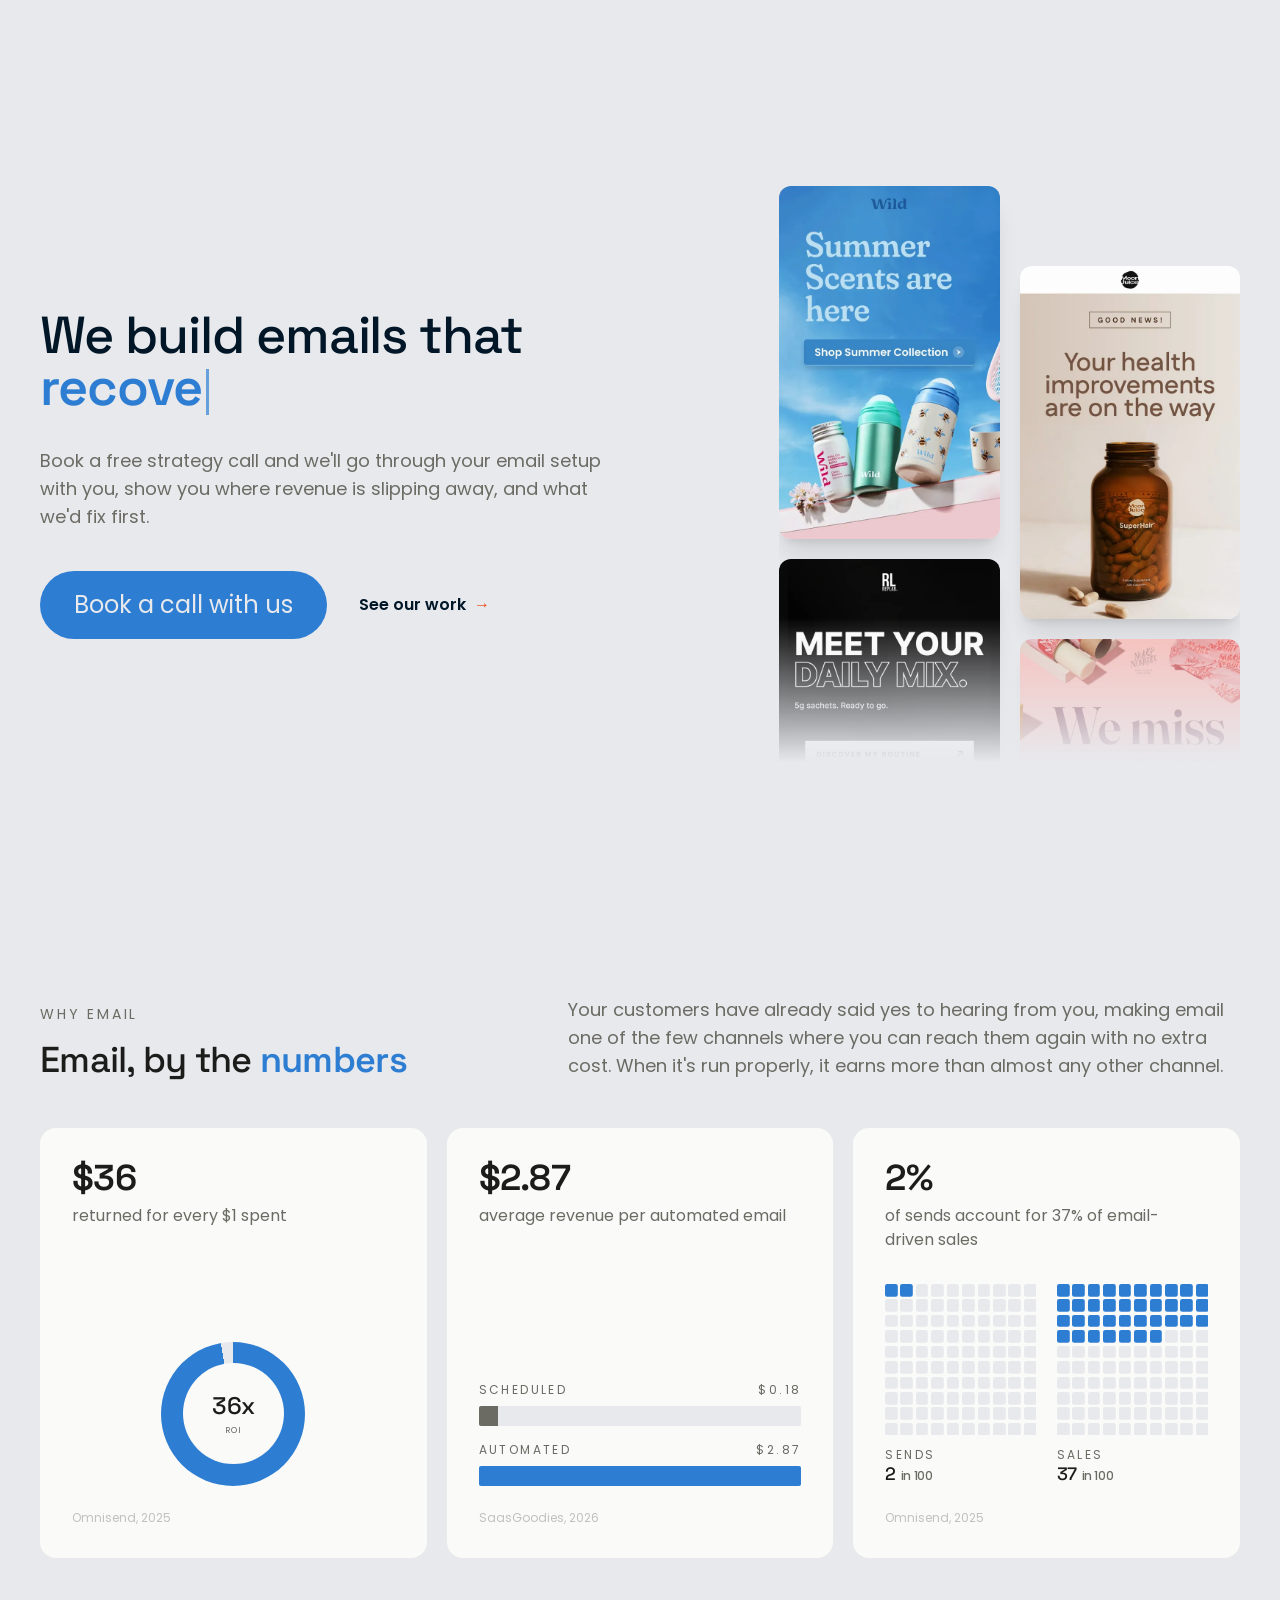
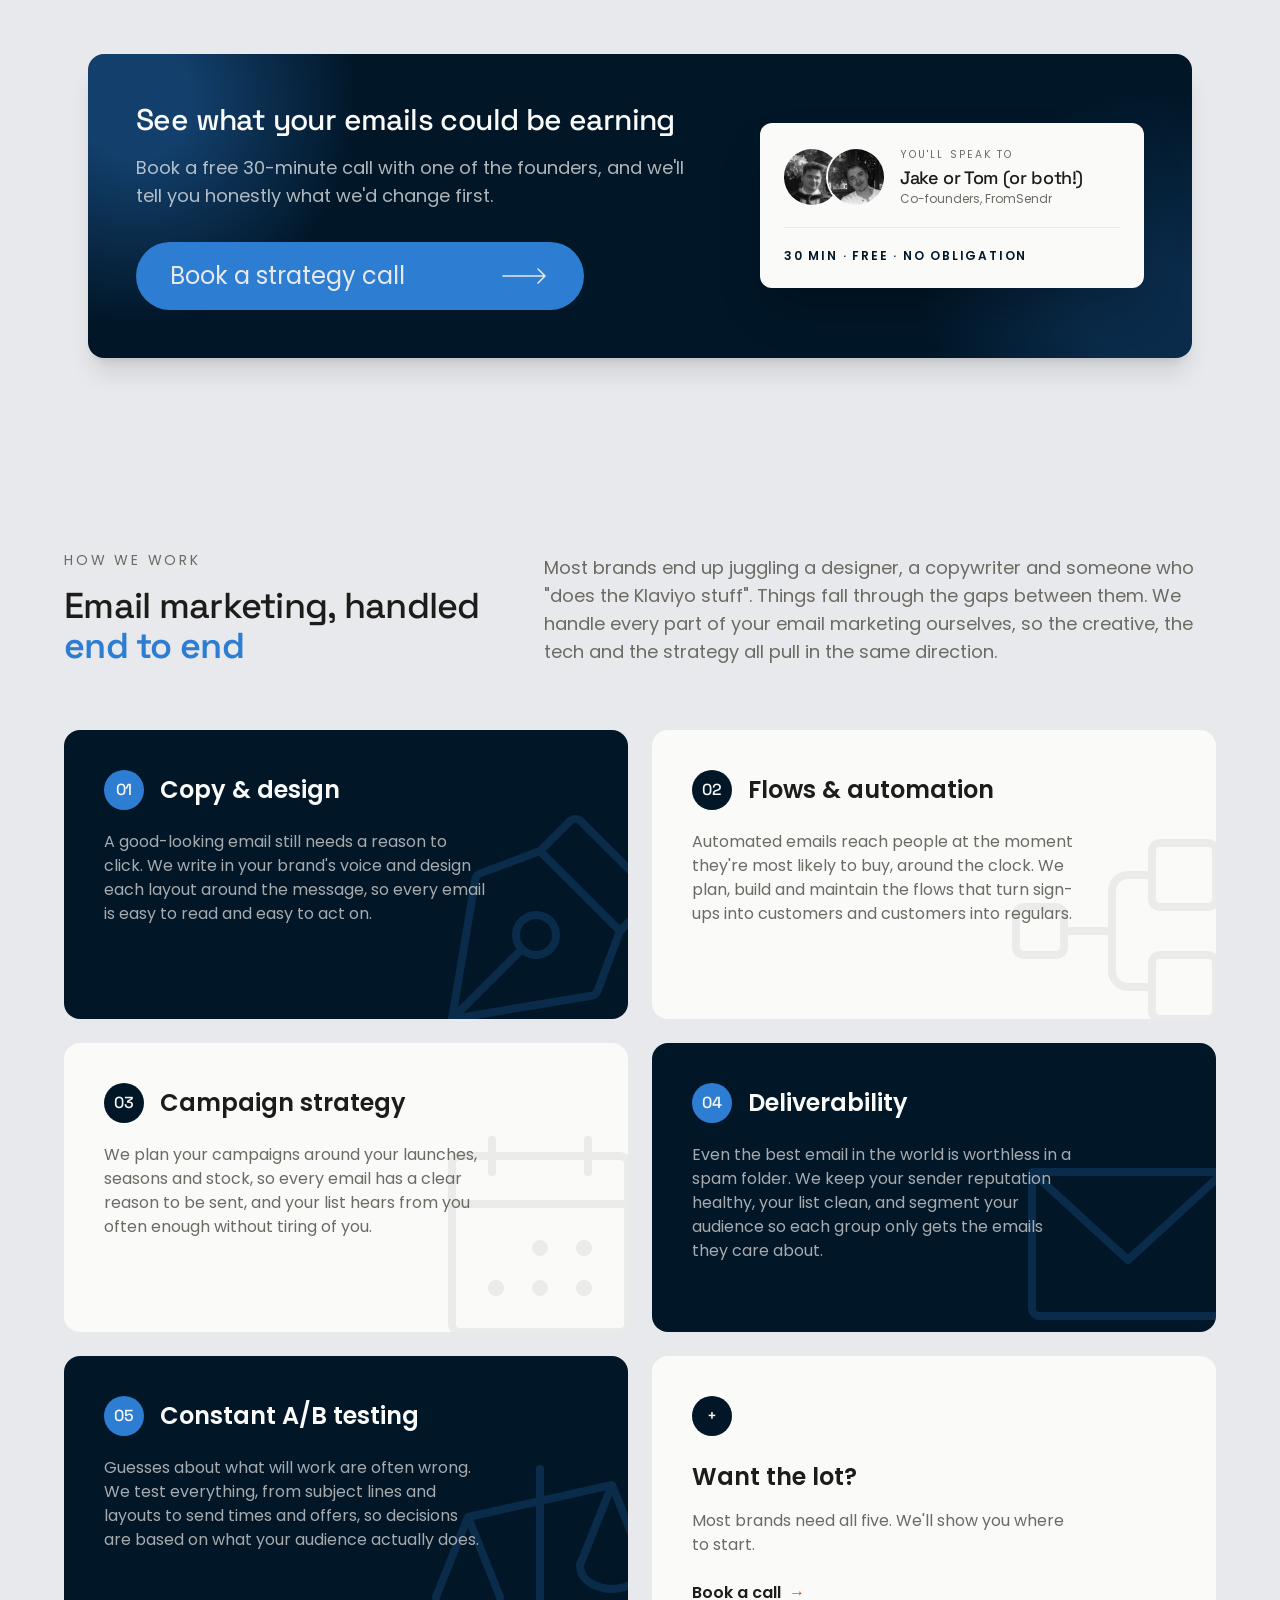
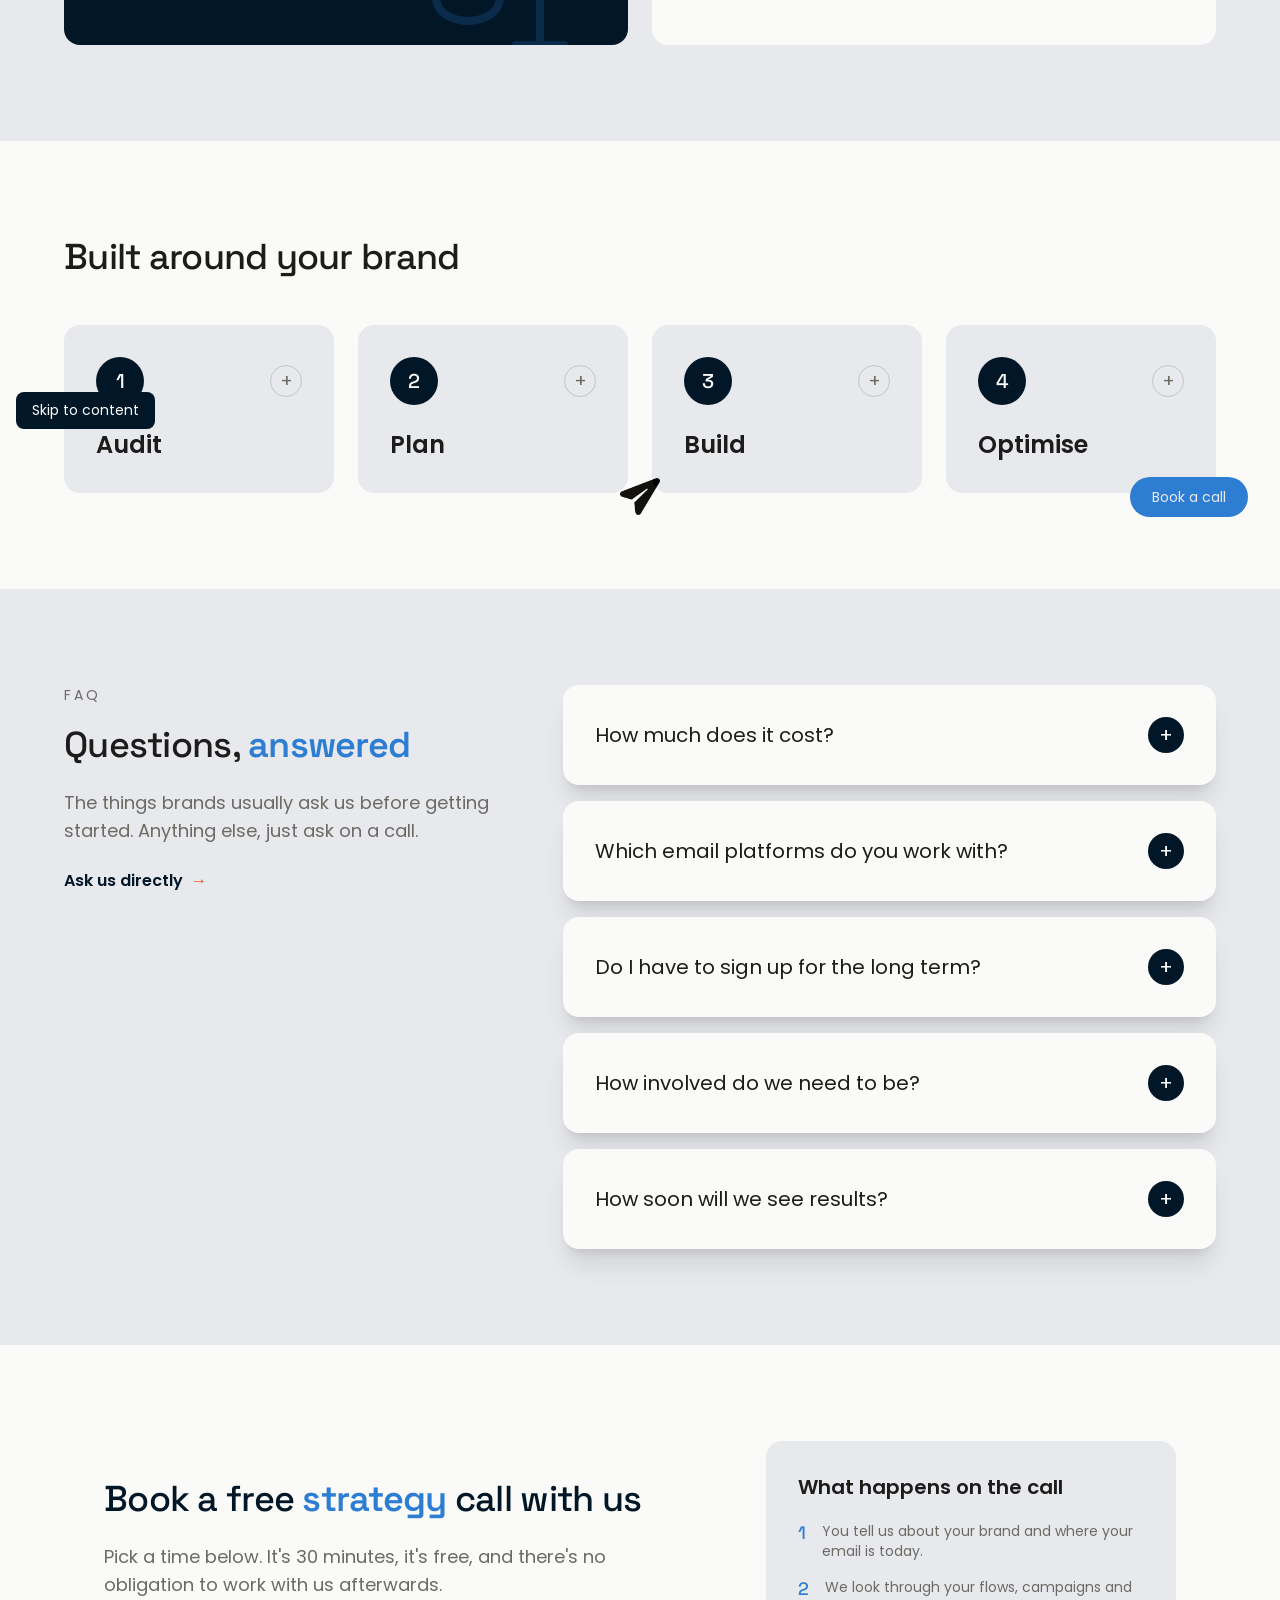
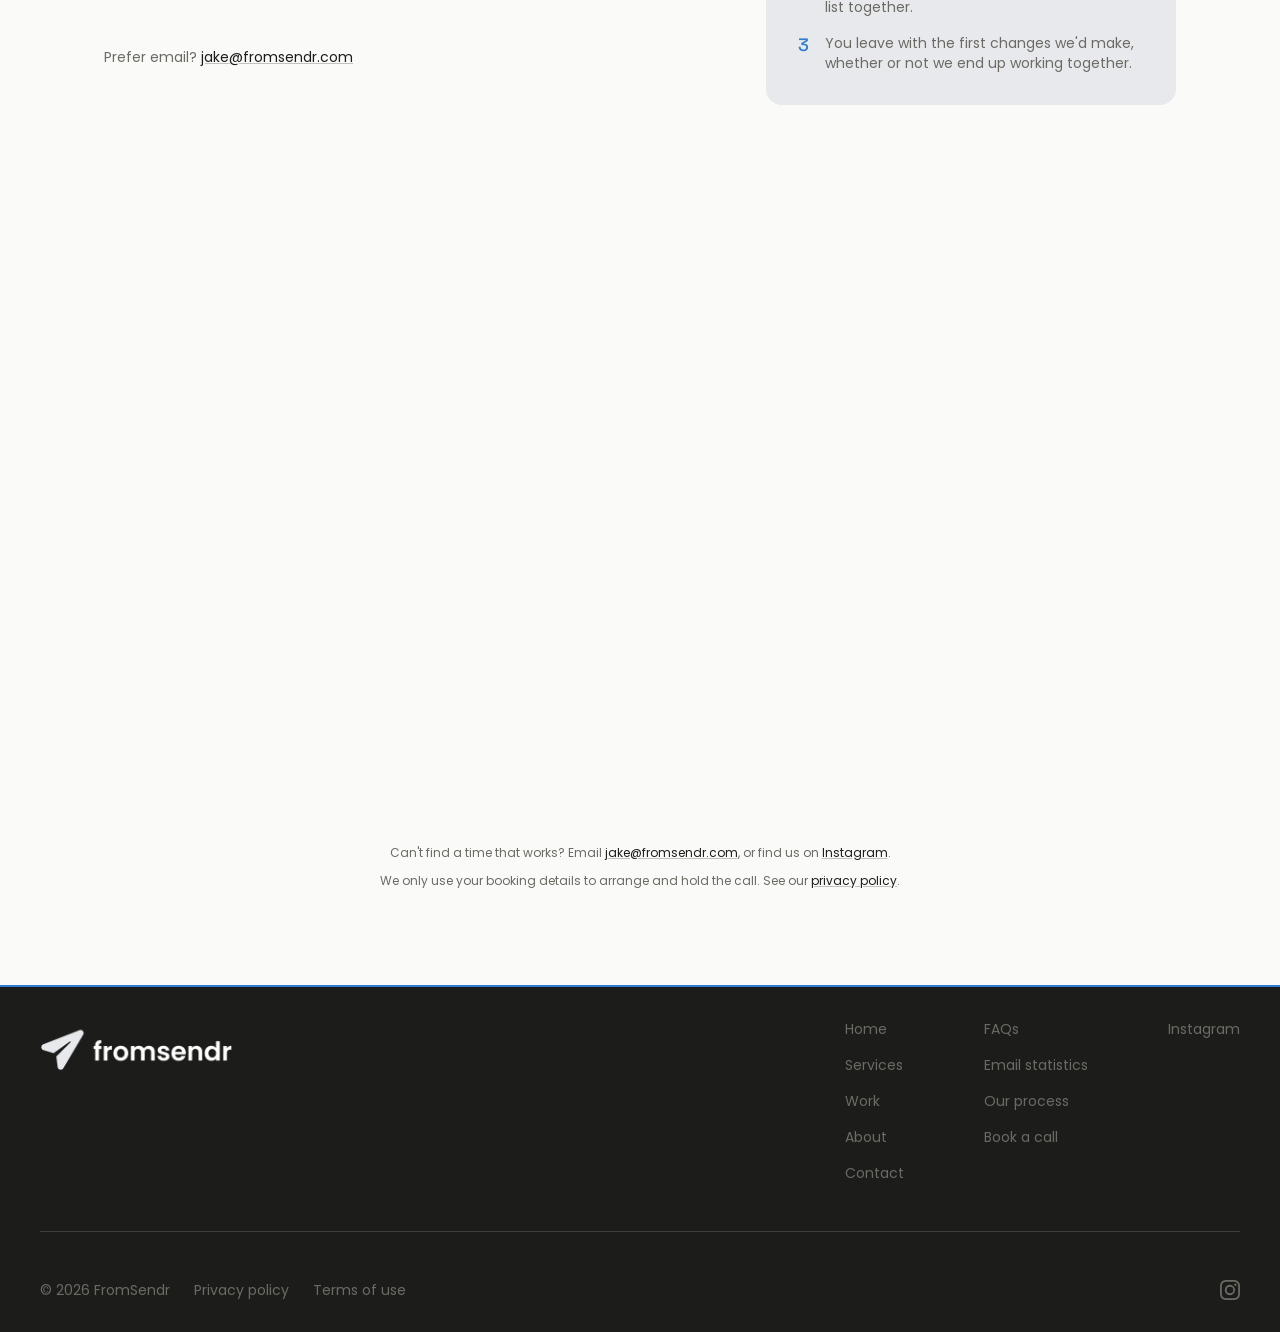
<file: services.html>
<!DOCTYPE html>
<html lang="en">
<head>
  <meta charset="UTF-8">
  <title>FromSendr | Services</title>
  <!-- This page moved to a section of the home page; the stub only keeps old links and bookmarks working -->
  <meta name="robots" content="noindex">
  <link rel="canonical" href="https://fromsendr.com/#services">
  <meta http-equiv="refresh" content="0; url=index.html#services">
</head>
<body>
  <p><a href="index.html#services">This has moved to the home page.</a></p>
</body>
</html>
</file>
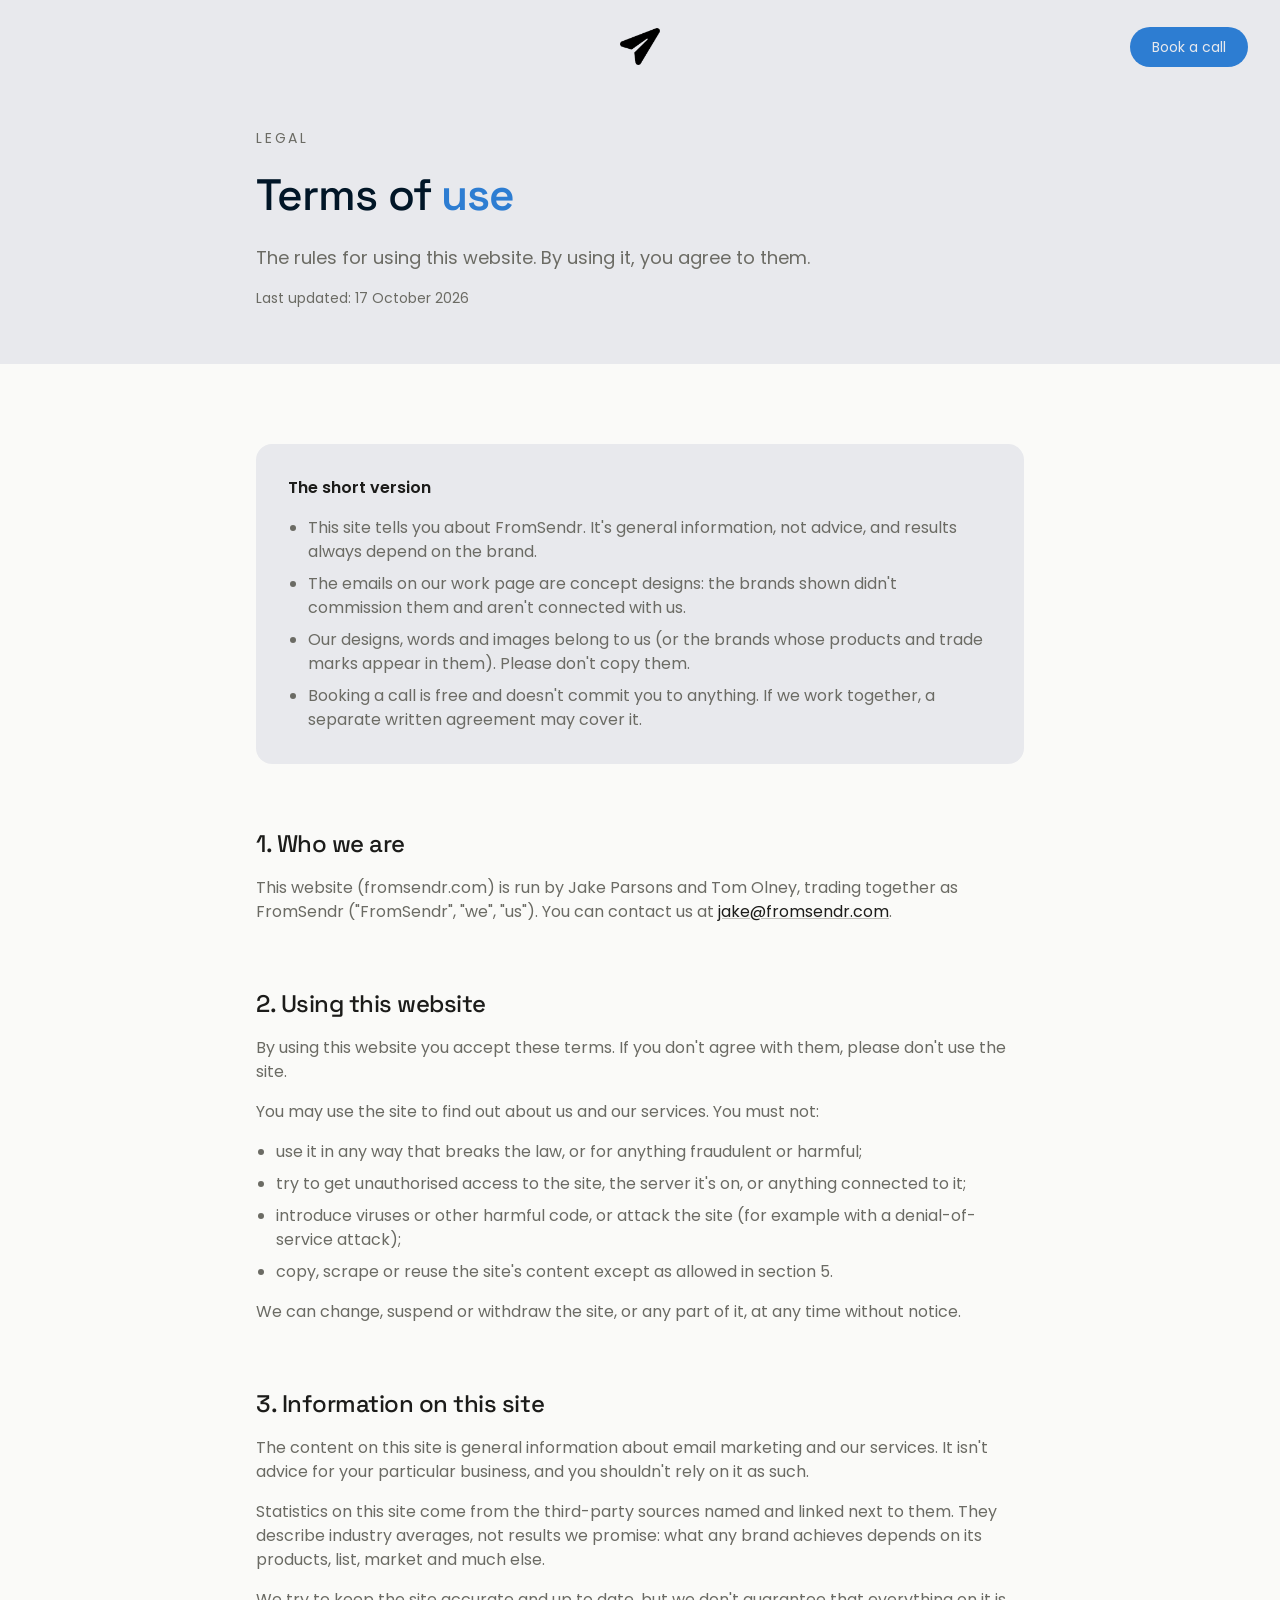
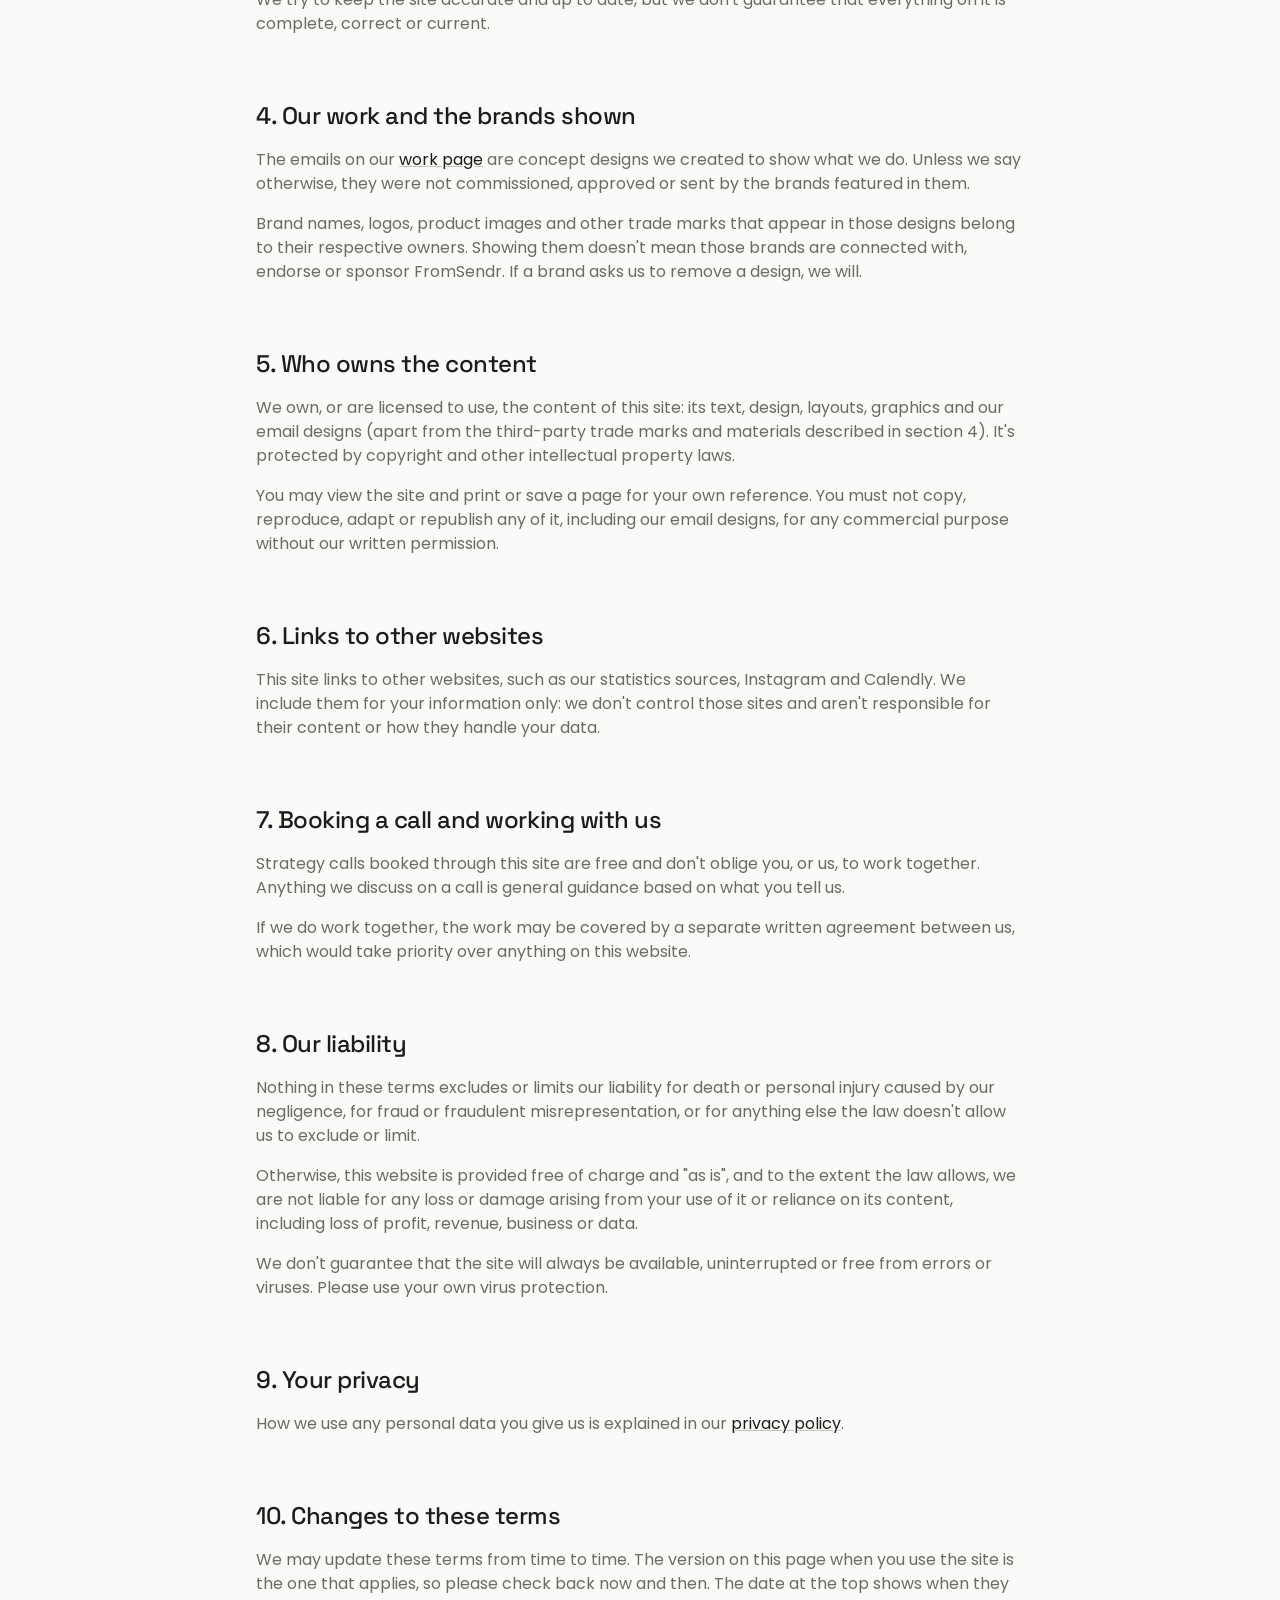
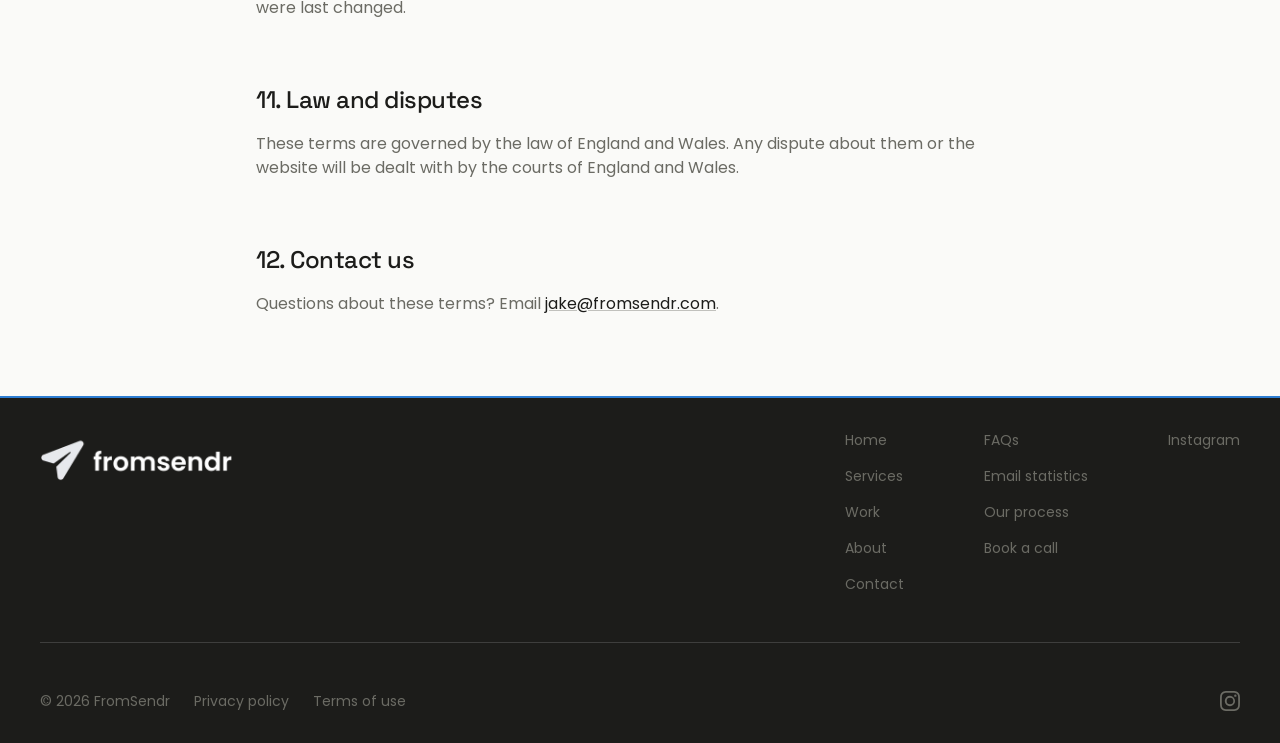
<file: terms.html>
<!DOCTYPE html>
<html lang="en-GB">
<head>
  <meta charset="UTF-8">
  <meta name="viewport" content="width=device-width, initial-scale=1.0">
  <link rel="icon" href="images/favicon-v4.png">
  <title>FromSendr | Terms of use</title>
  <meta name="description" content="The terms for using the FromSendr website, including how our concept work and content may be used.">

  <!-- Open Graph: the title, description and image shown when a link to this page is shared (Slack, iMessage, LinkedIn...). og:url/og:image must be absolute URLs -->
  <meta property="og:type" content="website">
  <meta property="og:site_name" content="FromSendr">
  <meta property="og:locale" content="en_GB">
  <meta property="og:title" content="FromSendr terms of use">
  <meta property="og:description" content="The terms for using the FromSendr website, including how our concept work and content may be used.">
  <link rel="canonical" href="https://fromsendr.com/terms.html">
  <meta property="og:url" content="https://fromsendr.com/terms.html">
  <meta property="og:image" content="https://fromsendr.com/images/og-image.jpg">
  <meta property="og:image:width" content="1200">
  <meta property="og:image:height" content="630">
  <meta property="og:image:alt" content="FromSendr: email marketing for e-commerce brands">
  <meta name="twitter:card" content="summary_large_image">

  <link rel="preconnect" href="https://fonts.googleapis.com">
  <link rel="preconnect" href="https://fonts.gstatic.com" crossorigin>
  <link rel="stylesheet" href="styles.css">
  <link href="https://fonts.googleapis.com/css2?family=Space+Grotesk:wght@500..600&family=Poppins:wght@400;600;700&display=swap" rel="stylesheet">

  <!-- Built from tailwind.input.css + tailwind.config.js; must stay after styles.css -->
  <link rel="stylesheet" href="tailwind.css">
</head>

<body class="bg-platinum text-ink font-sans antialiased">

  <a href="#main" class="skip-link">Skip to content</a>

  <!-- ========== NAV (same as index.html) ========== -->
  <!-- Only the logo shows by default; hovering it (or tapping, on touch) drops the nav panel down. See .site-logo/.site-nav in styles.css -->
  <a href="index.html" class="site-logo" aria-label="FromSendr home">
    <!-- The full wordmark, clipped to just the icon until the nav opens (see .site-logo-mark in styles.css) -->
    <span class="site-logo-mark"><img src="images/wordmark-platinum-nav.png" alt=""></span>
  </a>
  <nav id="site-nav" class="site-nav flex flex-col items-end gap-10 md:flex-row md:flex-wrap md:justify-center md:gap-x-16 md:gap-y-4 lg:gap-x-32 text-sm font-bold uppercase" aria-label="Main navigation">
    <a href="index.html" class="nav-link">Home</a>
    <a href="work.html" class="nav-link">Work</a>
    <a href="about.html" class="nav-link">About</a>
    <!-- Phones: a booking button at the bottom of the drawer (the fixed .site-cta below is md+ only) -->
    <a href="index.html#contact" class="btn btn-sm md:hidden mt-auto w-full justify-center font-normal normal-case">Book a call</a>
  </nav>
  <!-- Always-visible booking button, top-right on md+ (on every page). Sits above the nav panel, see .site-cta -->
  <a href="index.html#contact" class="btn btn-sm site-cta hidden md:inline-flex">Book a call</a>

  <main id="main">
  <!-- ========== TERMS OF USE ========== -->
  <header class="px-6 md:px-10 pt-28 md:pt-32 pb-10 md:pb-14">
    <div class="mx-auto max-w-3xl">
    <p class="text-xs md:text-sm uppercase tracking-[0.2em] text-stone">Legal</p>
    <h1 class="mt-5 md:mt-6 font-display text-4xl md:text-[2.75rem] leading-[1.08] text-navy">Terms of <span class="font-semibold text-blue">use</span></h1>
    <p class="mt-6 text-stone text-sm md:text-lg leading-relaxed">The rules for using this website. By using it, you agree to them.</p>
    <p class="mt-4 text-xs md:text-sm text-stone">Last updated: 17 October 2026</p>
    </div>
  </header>

  <section class="bg-paper px-6 md:px-10 py-14 md:py-20">
    <div class="mx-auto max-w-3xl text-stone text-sm md:text-base leading-relaxed [&_p]:mt-4 [&_ul]:mt-4 [&_ul]:list-disc [&_ul]:pl-5 [&_li]:mt-2 [&_a]:text-ink [&_a]:underline [&_a]:decoration-stone/40 hover:[&_a]:decoration-ink [&_strong]:font-semibold [&_strong]:text-ink">

      <div class="bg-platinum rounded-[1rem] p-6 md:p-8">
        <p class="!mt-0 font-semibold text-ink">The short version</p>
        <ul>
          <li>This site tells you about FromSendr. It's general information, not advice, and results always depend on the brand.</li>
          <li>The emails on our work page are concept designs: the brands shown didn't commission them and aren't connected with us.</li>
          <li>Our designs, words and images belong to us (or the brands whose products and trade marks appear in them). Please don't copy them.</li>
          <li>Booking a call is free and doesn't commit you to anything. If we work together, a separate written agreement may cover it.</li>
        </ul>
      </div>

      <h2 class="mt-12 md:mt-16 font-display text-xl md:text-2xl text-ink">1. Who we are</h2>
      <p>This website (fromsendr.com) is run by Jake Parsons and Tom Olney, trading together as FromSendr ("FromSendr", "we", "us"). You can contact us at <a href="mailto:jake@fromsendr.com">jake@fromsendr.com</a>.</p>

      <h2 class="mt-12 md:mt-16 font-display text-xl md:text-2xl text-ink">2. Using this website</h2>
      <p>By using this website you accept these terms. If you don't agree with them, please don't use the site.</p>
      <p>You may use the site to find out about us and our services. You must not:</p>
      <ul>
        <li>use it in any way that breaks the law, or for anything fraudulent or harmful;</li>
        <li>try to get unauthorised access to the site, the server it's on, or anything connected to it;</li>
        <li>introduce viruses or other harmful code, or attack the site (for example with a denial-of-service attack);</li>
        <li>copy, scrape or reuse the site's content except as allowed in section 5.</li>
      </ul>
      <p>We can change, suspend or withdraw the site, or any part of it, at any time without notice.</p>

      <h2 class="mt-12 md:mt-16 font-display text-xl md:text-2xl text-ink">3. Information on this site</h2>
      <p>The content on this site is general information about email marketing and our services. It isn't advice for your particular business, and you shouldn't rely on it as such.</p>
      <p>Statistics on this site come from the third-party sources named and linked next to them. They describe industry averages, not results we promise: what any brand achieves depends on its products, list, market and much else.</p>
      <p>We try to keep the site accurate and up to date, but we don't guarantee that everything on it is complete, correct or current.</p>

      <h2 class="mt-12 md:mt-16 font-display text-xl md:text-2xl text-ink">4. Our work and the brands shown</h2>
      <p>The emails on our <a href="work.html">work page</a> are concept designs we created to show what we do. Unless we say otherwise, they were not commissioned, approved or sent by the brands featured in them.</p>
      <p>Brand names, logos, product images and other trade marks that appear in those designs belong to their respective owners. Showing them doesn't mean those brands are connected with, endorse or sponsor FromSendr. If a brand asks us to remove a design, we will.</p>

      <h2 class="mt-12 md:mt-16 font-display text-xl md:text-2xl text-ink">5. Who owns the content</h2>
      <p>We own, or are licensed to use, the content of this site: its text, design, layouts, graphics and our email designs (apart from the third-party trade marks and materials described in section 4). It's protected by copyright and other intellectual property laws.</p>
      <p>You may view the site and print or save a page for your own reference. You must not copy, reproduce, adapt or republish any of it, including our email designs, for any commercial purpose without our written permission.</p>

      <h2 class="mt-12 md:mt-16 font-display text-xl md:text-2xl text-ink">6. Links to other websites</h2>
      <p>This site links to other websites, such as our statistics sources, Instagram and Calendly. We include them for your information only: we don't control those sites and aren't responsible for their content or how they handle your data.</p>

      <h2 class="mt-12 md:mt-16 font-display text-xl md:text-2xl text-ink">7. Booking a call and working with us</h2>
      <p>Strategy calls booked through this site are free and don't oblige you, or us, to work together. Anything we discuss on a call is general guidance based on what you tell us.</p>
      <p>If we do work together, the work may be covered by a separate written agreement between us, which would take priority over anything on this website.</p>

      <h2 class="mt-12 md:mt-16 font-display text-xl md:text-2xl text-ink">8. Our liability</h2>
      <p>Nothing in these terms excludes or limits our liability for death or personal injury caused by our negligence, for fraud or fraudulent misrepresentation, or for anything else the law doesn't allow us to exclude or limit.</p>
      <p>Otherwise, this website is provided free of charge and "as is", and to the extent the law allows, we are not liable for any loss or damage arising from your use of it or reliance on its content, including loss of profit, revenue, business or data.</p>
      <p>We don't guarantee that the site will always be available, uninterrupted or free from errors or viruses. Please use your own virus protection.</p>

      <h2 class="mt-12 md:mt-16 font-display text-xl md:text-2xl text-ink">9. Your privacy</h2>
      <p>How we use any personal data you give us is explained in our <a href="privacy.html">privacy policy</a>.</p>

      <h2 class="mt-12 md:mt-16 font-display text-xl md:text-2xl text-ink">10. Changes to these terms</h2>
      <p>We may update these terms from time to time. The version on this page when you use the site is the one that applies, so please check back now and then. The date at the top shows when they were last changed.</p>

      <h2 class="mt-12 md:mt-16 font-display text-xl md:text-2xl text-ink">11. Law and disputes</h2>
      <p>These terms are governed by the law of England and Wales. Any dispute about them or the website will be dealt with by the courts of England and Wales.</p>

      <h2 class="mt-12 md:mt-16 font-display text-xl md:text-2xl text-ink">12. Contact us</h2>
      <p>Questions about these terms? Email <a href="mailto:jake@fromsendr.com">jake@fromsendr.com</a>.</p>
    </div>
  </section>
  </main>

  <!-- ========== FOOTER (same as index.html) ========== -->
  <footer class="mx-auto px-6 md:px-10 py-8 text-sm bg-ink border-t-2 border-blue text-stone flex flex-col gap-12">
    <div class="flex justify-between">
      <div class="flex flex-col justify-start gap-8">
        <img src="images/wordmark-platinum-footer.webp" alt="FromSendr" width="400" height="108" loading="lazy" decoding="async" class="w-24 sm:w-32 md:w-48">
      </div>
      <div class="flex justify-end gap-20">
        <div class="flex flex-col gap-4 text-xs text-right md:text-left md:text-sm">
          <a href="index.html" class="footer-link">Home</a>
          <a href="index.html#services" class="footer-link">Services</a>
          <a href="work.html" class="footer-link">Work</a>
          <a href="about.html" class="footer-link">About</a>
          <a href="index.html#contact" class="footer-link">Contact</a>
        </div>
        <div class="hidden md:flex flex-col gap-4 text-xs md:text-sm">
          <a href="index.html#faq" class="footer-link">FAQs</a>
          <a href="index.html#statistics" class="footer-link">Email statistics</a>
          <a href="index.html#process" class="footer-link">Our process</a>
          <a href="index.html#booking" class="footer-link">Book a call</a>
        </div>
        <div class="hidden lg:flex flex-col gap-4 text-xs md:text-sm">
          <a href="https://www.instagram.com/fromsendr/" target="_blank" rel="noopener noreferrer" class="footer-link">Instagram</a>
        </div>
      </div>
    </div>
    <div class="h-[1px] bg-silver/20"></div>
    <div class="flex justify-between">
      <span class="flex flex-wrap gap-x-6 gap-y-2"><span>© 2026 FromSendr</span><a href="privacy.html" class="footer-link">Privacy policy</a><a href="terms.html" class="footer-link">Terms of use</a></span>
      <div class="flex gap-6">
        <a href="https://www.instagram.com/fromsendr/" target="_blank" rel="noopener noreferrer" class="footer-link" title="Instagram" aria-label="FromSendr on Instagram">
          <svg xmlns="http://www.w3.org/2000/svg" width="20" height="20" fill="currentColor" viewBox="0 0 16 16">
            <path d="M8 0C5.829 0 5.556.01 4.703.048 3.85.088 3.269.222 2.76.42a3.9 3.9 0 0 0-1.417.923A3.9 3.9 0 0 0 .42 2.76C.222 3.268.087 3.85.048 4.7.01 5.555 0 5.827 0 8.001c0 2.172.01 2.444.048 3.297.04.852.174 1.433.372 1.942.205.526.478.972.923 1.417.444.445.89.719 1.416.923.51.198 1.09.333 1.942.372C5.555 15.99 5.827 16 8 16s2.444-.01 3.298-.048c.851-.04 1.434-.174 1.943-.372a3.9 3.9 0 0 0 1.416-.923c.445-.445.718-.891.923-1.417.197-.509.332-1.09.372-1.942C15.99 10.445 16 10.173 16 8s-.01-2.445-.048-3.299c-.04-.851-.175-1.433-.372-1.941a3.9 3.9 0 0 0-.923-1.417A3.9 3.9 0 0 0 13.24.42c-.51-.198-1.092-.333-1.943-.372C10.443.01 10.172 0 7.998 0zm-.717 1.442h.718c2.136 0 2.389.007 3.232.046.78.035 1.204.166 1.486.275.373.145.64.319.92.599s.453.546.598.92c.11.281.24.705.275 1.485.039.843.047 1.096.047 3.231s-.008 2.389-.047 3.232c-.035.78-.166 1.203-.275 1.485a2.5 2.5 0 0 1-.599.919c-.28.28-.546.453-.92.598-.28.11-.704.24-1.485.276-.843.038-1.096.047-3.232.047s-2.39-.009-3.233-.047c-.78-.036-1.203-.166-1.485-.276a2.5 2.5 0 0 1-.92-.598 2.5 2.5 0 0 1-.6-.92c-.109-.281-.24-.705-.275-1.485-.038-.843-.046-1.096-.046-3.233s.008-2.388.046-3.231c.036-.78.166-1.204.276-1.486.145-.373.319-.64.599-.92s.546-.453.92-.598c.282-.11.705-.24 1.485-.276.738-.034 1.024-.044 2.515-.045zm4.988 1.328a.96.96 0 1 0 0 1.92.96.96 0 0 0 0-1.92m-4.27 1.122a4.109 4.109 0 1 0 0 8.217 4.109 4.109 0 0 0 0-8.217m0 1.441a2.667 2.667 0 1 1 0 5.334 2.667 2.667 0 0 1 0-5.334"/>
          </svg>
        </a>
      </div>
    </div>
  </footer>

  <script src="script.js"></script>
</body>
</html>
</file>
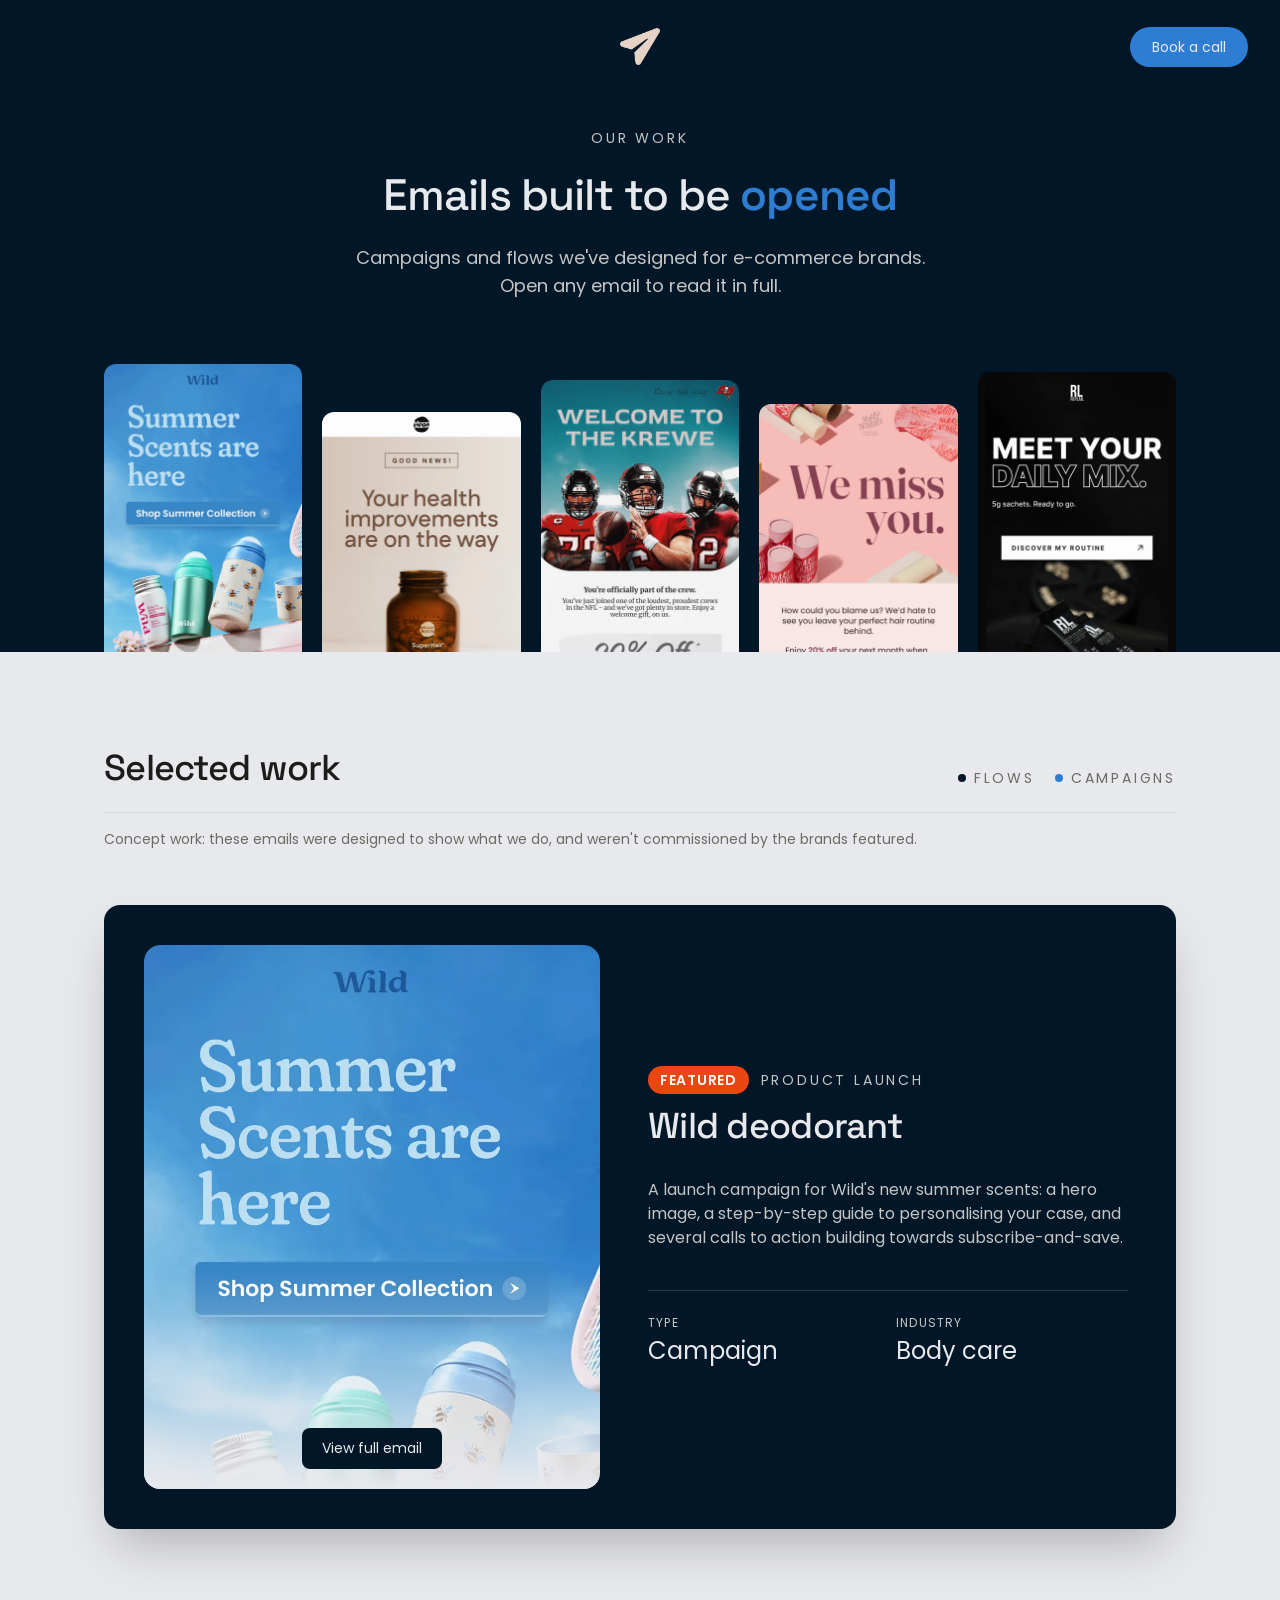
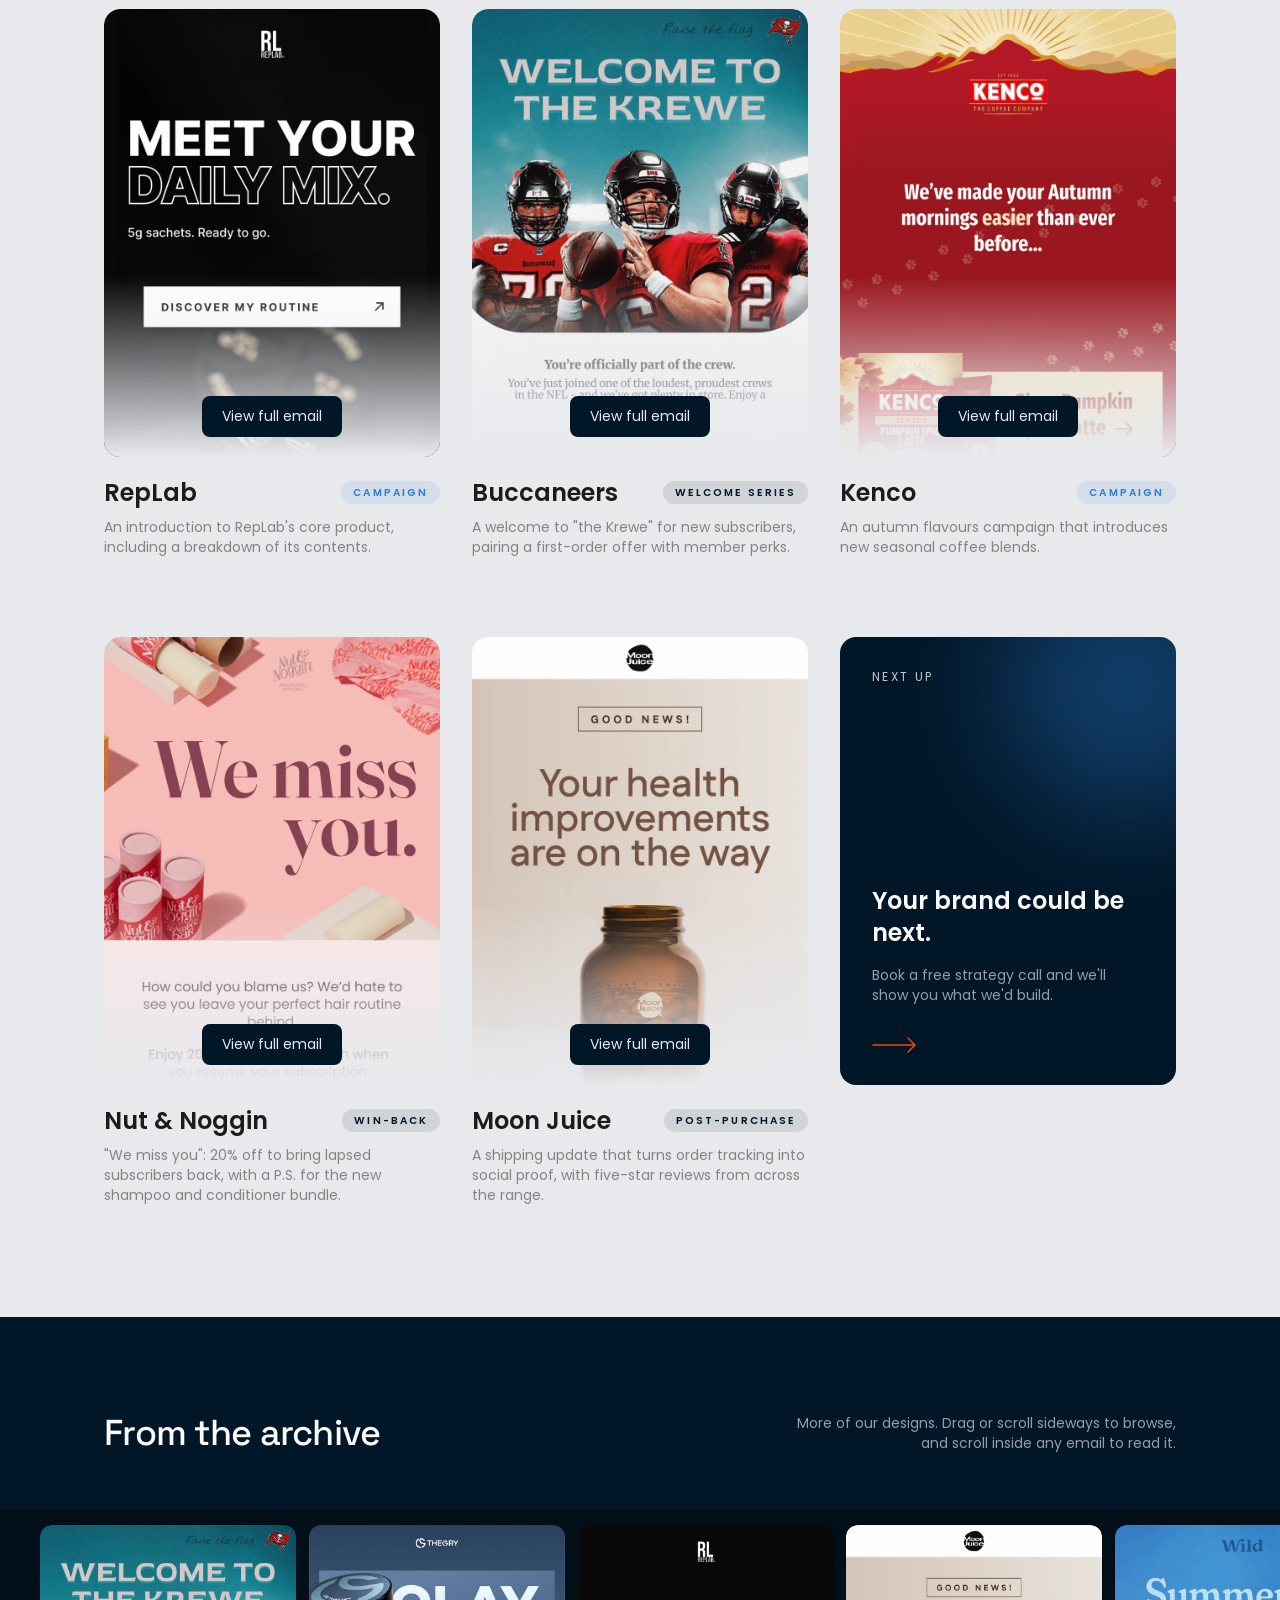
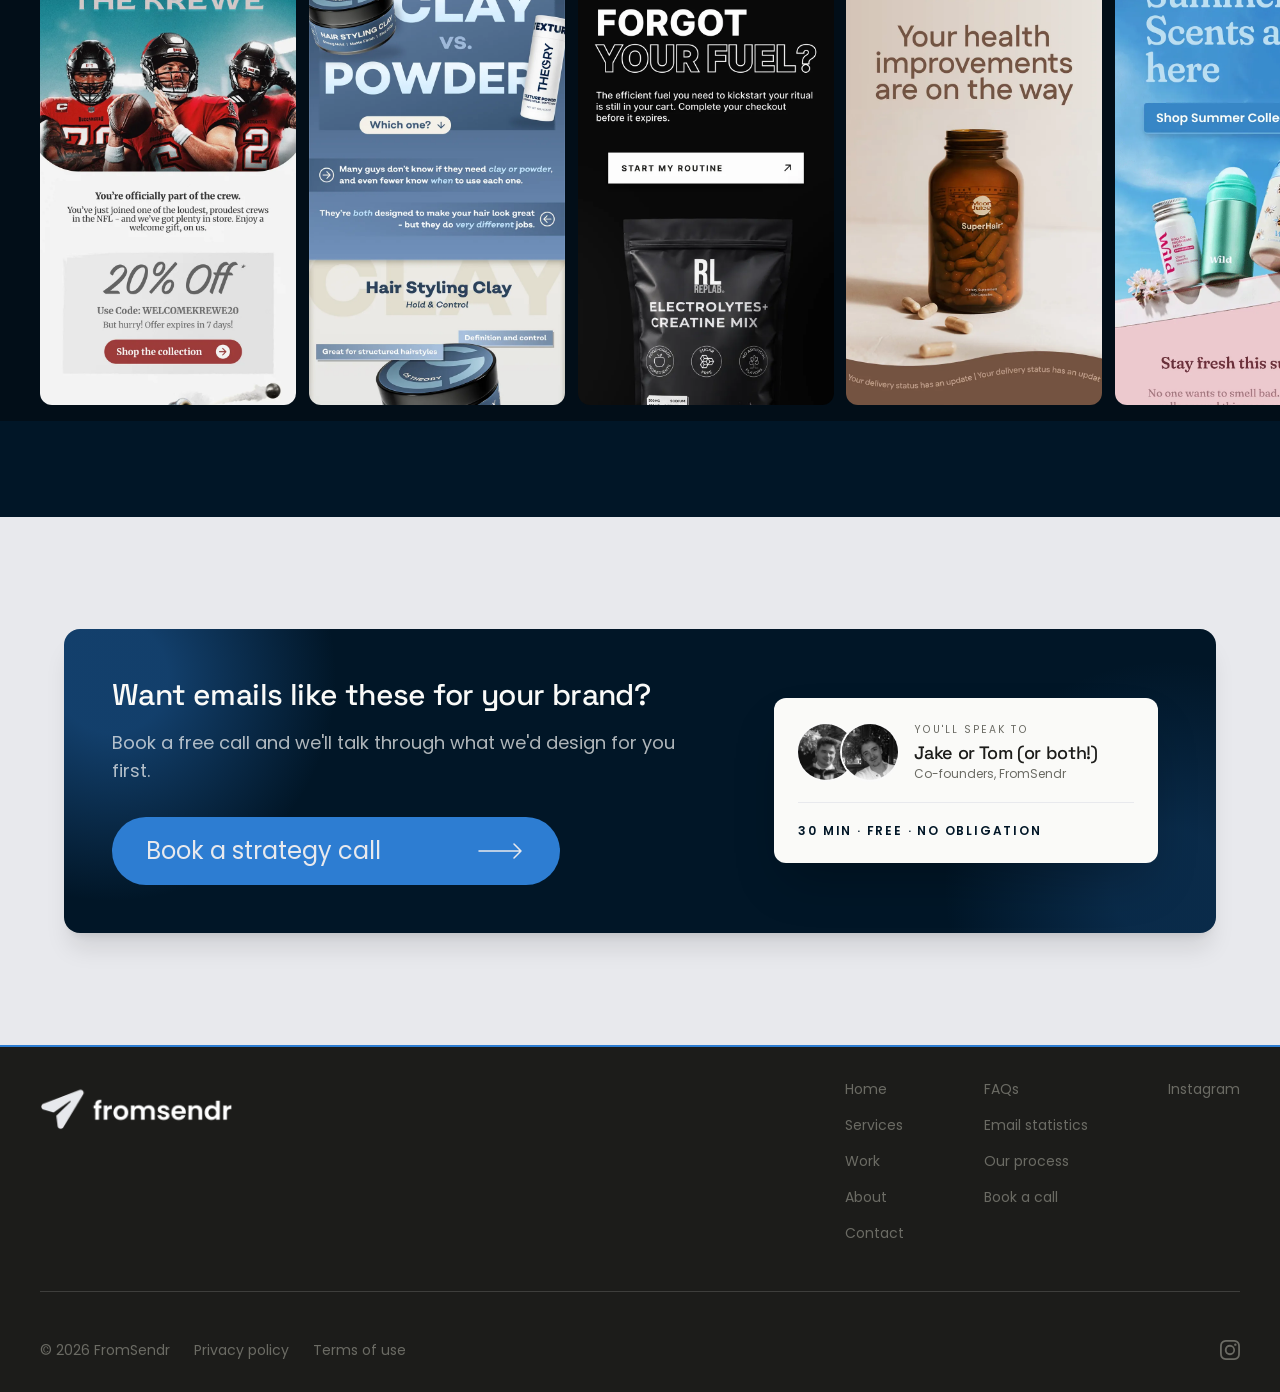
<file: work.html>
<!DOCTYPE html>
<html lang="en-GB">
<head>
  <meta charset="UTF-8">
  <meta name="viewport" content="width=device-width, initial-scale=1.0">
  <link rel="icon" href="images/favicon-v4.png">
  <title>Email marketing portfolio: Klaviyo campaigns and flows | FromSendr</title>
  <meta name="description" content="Email campaigns and flows designed by FromSendr, from product launches to win-backs. Open any email to read it in full.">

  <!-- Open Graph: the title, description and image shown when a link to this page is shared (Slack, iMessage, LinkedIn...). og:url/og:image must be absolute URLs -->
  <meta property="og:type" content="website">
  <meta property="og:site_name" content="FromSendr">
  <meta property="og:locale" content="en_GB">
  <meta property="og:title" content="Email marketing portfolio: Klaviyo campaigns and flows | FromSendr">
  <meta property="og:description" content="Email campaigns and flows designed by FromSendr, from product launches to win-backs. Open any email to read it in full.">
  <link rel="canonical" href="https://fromsendr.com/work.html">
  <meta property="og:url" content="https://fromsendr.com/work.html">
  <meta property="og:image" content="https://fromsendr.com/images/og-image.jpg">
  <meta property="og:image:width" content="1200">
  <meta property="og:image:height" content="630">
  <meta property="og:image:alt" content="FromSendr: email marketing for e-commerce brands">
  <meta name="twitter:card" content="summary_large_image">

  <link rel="preconnect" href="https://fonts.googleapis.com">
  <link rel="preconnect" href="https://fonts.gstatic.com" crossorigin>
  <link rel="stylesheet" href="styles.css">
  <link href="https://fonts.googleapis.com/css2?family=Space+Grotesk:wght@500..600&family=Poppins:wght@400;600;700&display=swap" rel="stylesheet">

  <!-- Built from tailwind.input.css + tailwind.config.js; must stay after styles.css -->
  <link rel="stylesheet" href="tailwind.css">
</head>

<body class="bg-platinum text-ink font-sans antialiased">

  <a href="#main" class="skip-link">Skip to content</a>

  <!-- ========== NAV (same as index.html) ========== -->
  <!-- Only the logo shows by default; hovering it (or tapping, on touch) drops the nav panel down. See .site-logo/.site-nav in styles.css -->
  <a href="index.html" class="site-logo" aria-label="FromSendr home">
    <!-- The full wordmark, clipped to just the icon until the nav opens (see .site-logo-mark in styles.css) -->
    <span class="site-logo-mark"><img src="images/wordmark-platinum-nav.png" alt=""></span>
  </a>
  <nav id="site-nav" class="site-nav flex flex-col items-end gap-10 md:flex-row md:flex-wrap md:justify-center md:gap-x-16 md:gap-y-4 lg:gap-x-32 text-sm font-bold uppercase" aria-label="Main navigation">
    <a href="index.html" class="nav-link">Home</a>
    <a href="work.html" class="nav-link-selected">Work</a>
    <a href="about.html" class="nav-link">About</a>
    <!-- Phones: a booking button at the bottom of the drawer (the fixed .site-cta below is md+ only) -->
    <a href="index.html#contact" class="btn btn-sm md:hidden mt-auto w-full justify-center font-normal normal-case">Book a call</a>
  </nav>
  <!-- Always-visible booking button, top-right on md+ (on every page). Sits above the nav panel, see .site-cta -->
  <a href="index.html#contact" class="btn btn-sm site-cta hidden md:inline-flex">Book a call</a>

  <main id="main">
  <!-- ========== INTRO ========== -->
  <header class="overflow-hidden bg-navy text-platinum">
    <div class="mx-auto max-w-6xl px-6 md:px-10 pt-28 md:pt-32 text-center">
      <p class="text-xs md:text-sm uppercase tracking-[0.2em] text-silver">Our work</p>
      <h1 class="mt-5 md:mt-6 font-display text-4xl md:text-[2.75rem] leading-[1.08]">Emails built to be <span class="font-semibold text-blue">opened</span></h1>
      <p class="mt-6 text-silver text-sm md:text-lg max-w-xl mx-auto">Campaigns and flows we've designed for e-commerce brands. Open any email to read it in full.</p>
    </div>
    <div class="mx-auto max-w-6xl px-6 md:px-10 mt-12 md:mt-16 h-40 md:h-72 overflow-hidden grid grid-cols-3 md:grid-cols-5 gap-3 md:gap-5" aria-hidden="true">
      <img src="images/work/wild-full-thumb.webp" alt="" decoding="async" class="w-full h-[28rem] object-cover object-top rounded-t-xl">
      <img src="images/work/moonjuice-full-thumb.webp" alt="" decoding="async" class="w-full h-[28rem] object-cover object-top rounded-t-xl mt-8 md:mt-12">
      <img src="images/work/bucs-full-thumb.webp" alt="" decoding="async" class="w-full h-[28rem] object-cover object-top rounded-t-xl mt-3 md:mt-4">
      <img src="images/work/nutandnoggin-full-thumb.webp" alt="" decoding="async" class="w-full h-[28rem] object-cover object-top rounded-t-xl hidden md:block md:mt-10">
      <img src="images/work/replab-1-full-thumb.webp" alt="" decoding="async" class="w-full h-[28rem] object-cover object-top rounded-t-xl hidden md:block md:mt-2">
    </div>
  </header>

  <!-- ========== PROJECTS ========== -->
  <section id="selected-work" class="scroll-mt-8 mx-auto max-w-6xl px-6 md:px-10 pt-16 md:pt-24 pb-20 md:pb-28">
    <div class="flex flex-col gap-3 md:flex-row md:items-end md:justify-between border-b border-ink/10 pb-6 mb-4">
      <h2 class="font-display text-2xl md:text-3xl lg:text-4xl">Selected work</h2>
      <!-- Colour key for the card labels below: flows navy, campaigns blue -->
      <p class="hidden sm:flex flex-wrap gap-x-5 gap-y-2 text-xs md:text-sm uppercase tracking-[0.2em] text-stone">
        <span class="flex items-center gap-2"><span class="h-2 w-2 rounded-full bg-navy"></span>Flows</span>
        <span class="flex items-center gap-2"><span class="h-2 w-2 rounded-full bg-blue"></span>Campaigns</span>
      </p>
    </div>
    <p class="mb-10 md:mb-14 text-xs md:text-sm text-stone">Concept work: these emails were designed to show what we do, and weren't commissioned by the brands featured.</p>

    <div class="grid grid-cols-2 gap-x-4 gap-y-8 sm:gap-x-8 sm:gap-y-20 lg:grid-cols-3">

      <!-- Featured project: spans the whole row; preview left, write-up right on desktop -->
      <article id="featured" data-work-item data-title="Campaign: Wild" data-full="images/work/wild-full.webp" class="scroll-mt-8 col-span-2 lg:col-span-3 grid md:grid-cols-2 gap-y-4 bg-navy rounded-[1rem] text-platinum shadow-2xl">
        <div class="p-4 md:p-10">
          <button type="button" data-open-email class="email-preview w-full h-[24rem] md:h-[34rem] text-left" aria-label="View full email: Wild deodorant">
            <img src="images/work/wild-full-thumb.webp" alt="Preview of the full email: Wild deodorant" class="rounded-[0.3rem]" loading="lazy" decoding="async">
            <span class="email-preview-cta">View full email</span>
          </button>
        </div>
        <div class="flex flex-col justify-center px-6 pb-10 md:p-12 md:pl-2">
          <p class="flex flex-wrap items-center gap-3 text-xs md:text-sm uppercase tracking-[0.2em] text-silver">
            <span class="bg-orange text-paper rounded-full px-3 py-1 font-semibold tracking-wider">Featured</span>
            Product launch
          </p>
          <h3 class="font-display text-3xl md:text-4xl mt-3 text-platinum">Wild deodorant</h3>
          <p class="text-sm md:text-base text-silver mt-5 md:mt-8 leading-relaxed">
            A launch campaign for Wild's new summer scents: a hero image, a step-by-step guide to personalising your case, and several calls to action building towards subscribe-and-save.
          </p>
          <dl class="mt-8 md:mt-10 grid grid-cols-2 gap-4 border-t border-paper/15 pt-6">
            <div>
              <dt class="text-[0.65rem] md:text-xs uppercase tracking-widest text-silver">Type</dt>
              <dd class="text-lg md:text-2xl mt-1">Campaign</dd>
            </div>
            <div>
              <dt class="text-[0.65rem] md:text-xs uppercase tracking-widest text-silver">Industry</dt>
              <dd class="text-lg md:text-2xl mt-1">Body care</dd>
            </div>
          </dl>
        </div>
      </article>

      <!-- Grid card -->
      <article data-work-item data-title="Campaign: RepLab" data-full="images/work/replab-1-full.webp">
        <button type="button" data-open-email class="email-preview w-full text-left" aria-label="View full email: RepLab">
          <img src="images/work/replab-1-full-thumb.webp" alt="Preview of the full email: RepLab" loading="lazy" decoding="async">
          <span class="email-preview-cta">View full email</span>
        </button>
        <div class="mt-5 hidden sm:flex items-center justify-between gap-4">
          <h3 class="text-2xl font-semibold">RepLab</h3>
          <p class="text-[0.65rem] font-semibold uppercase tracking-[0.2em] whitespace-nowrap rounded-full px-3 py-1 bg-blue/10 text-blue">Campaign</p>
        </div>
        <div class="hidden sm:flex flex-col gap-2 mt-2 text-sm text-stone/80">
          <p>An introduction to RepLab's core product, including a breakdown of its contents.</p>
        </div>
      </article>

      <article data-work-item data-title="Welcome Series: Tampa Bay Buccaneers" data-full="images/work/bucs-full.webp">
        <button type="button" data-open-email class="email-preview w-full text-left" aria-label="View full email: Tampa Bay Buccaneers">
          <img src="images/work/bucs-full-thumb.webp" alt="Preview of the full email: Tampa Bay Buccaneers" loading="lazy" decoding="async">
          <span class="email-preview-cta">View full email</span>
        </button>
        <div class="mt-5 hidden sm:flex items-center justify-between gap-4">
          <h3 class="text-2xl font-semibold">Buccaneers</h3>
          <p class="text-[0.65rem] font-semibold uppercase tracking-[0.2em] whitespace-nowrap rounded-full px-3 py-1 bg-navy/10 text-navy">Welcome series</p>
        </div>
        <div class="hidden sm:flex flex-col gap-2 mt-2 text-sm text-stone/80">
          <p>A welcome to "the Krewe" for new subscribers, pairing a first-order offer with member perks.</p>
        </div>
      </article>

      <article data-work-item data-title="Campaign: Kenco" data-full="images/work/kenco-full.webp">
        <button type="button" data-open-email class="email-preview w-full text-left" aria-label="View full email: Kenco">
          <img src="images/work/kenco-full-thumb.webp" alt="Preview of the full email: Kenco" loading="lazy" decoding="async">
          <span class="email-preview-cta">View full email</span>
        </button>
        <div class="mt-5 hidden sm:flex items-center justify-between gap-4">
          <h3 class="text-2xl font-semibold">Kenco</h3>
          <p class="text-[0.65rem] font-semibold uppercase tracking-[0.2em] whitespace-nowrap rounded-full px-3 py-1 bg-blue/10 text-blue">Campaign</p>
        </div>
        <div class="hidden sm:flex flex-col gap-2 mt-2 text-sm text-stone/80">
          <p>An autumn flavours campaign that introduces new seasonal coffee blends.</p>
        </div>
      </article>

      <article data-work-item data-title="Win-back: Nut &amp; Noggin" data-full="images/work/nutandnoggin-full.webp">
        <button type="button" data-open-email class="email-preview w-full text-left" aria-label="View full email: Nut &amp; Noggin">
          <img src="images/work/nutandnoggin-full-thumb.webp" alt="Preview of the full email: Nut &amp; Noggin" loading="lazy" decoding="async">
          <span class="email-preview-cta">View full email</span>
        </button>
        <div class="mt-5 hidden sm:flex items-center justify-between gap-4">
          <h3 class="text-2xl font-semibold">Nut &amp; Noggin</h3>
          <p class="text-[0.65rem] font-semibold uppercase tracking-[0.2em] whitespace-nowrap rounded-full px-3 py-1 bg-navy/10 text-navy">Win-back</p>
        </div>
        <div class="hidden sm:flex flex-col gap-2 mt-2 text-sm text-stone/80">
          <p>"We miss you": 20% off to bring lapsed subscribers back, with a P.S. for the new shampoo and conditioner bundle.</p>
        </div>
      </article>

      <article data-work-item data-title="Post-purchase: Moon Juice" data-full="images/work/moonjuice-full.webp">
        <button type="button" data-open-email class="email-preview w-full text-left" aria-label="View full email: Moon Juice">
          <img src="images/work/moonjuice-full-thumb.webp" alt="Preview of the full email: Moon Juice" loading="lazy" decoding="async">
          <span class="email-preview-cta">View full email</span>
        </button>
        <div class="mt-5 hidden sm:flex items-center justify-between gap-4">
          <h3 class="text-2xl font-semibold">Moon Juice</h3>
          <p class="text-[0.65rem] font-semibold uppercase tracking-[0.2em] whitespace-nowrap rounded-full px-3 py-1 bg-navy/10 text-navy">Post-purchase</p>
        </div>
        <div class="hidden sm:flex flex-col gap-2 mt-2 text-sm text-stone/80">
          <p>A shipping update that turns order tracking into social proof, with five-star reviews from across the range.</p>
        </div>
      </article>

      <!-- Closing card: fills the last slot and points to the contact page -->
      <a href="index.html#contact" class="group relative overflow-hidden flex flex-col justify-between min-h-[18rem] sm:h-[28rem] p-4 sm:p-8 bg-navy rounded-[1rem] text-paper">
        <span class="absolute -top-20 -right-20 h-64 w-64 rounded-full bg-blue/40 blur-3xl" aria-hidden="true"></span>
        <p class="relative text-xs uppercase tracking-[0.2em] text-silver">Next up</p>
        <div class="relative">
          <p class="text-xl md:text-2xl font-semibold leading-tight">Your brand could be next.</p>
          <p class="mt-2 sm:mt-4 text-xs sm:text-sm text-paper/60">Book a free strategy call and we'll show you what we'd build.</p>
          <svg xmlns="http://www.w3.org/2000/svg" width="48" height="16" viewBox="0 0 48 16" fill="none" aria-hidden="true" class="mt-4 sm:mt-8 text-orange transition-transform duration-300 group-hover:translate-x-2">
            <path d="M1 8H43M43 8L36 1M43 8L36 15" stroke="currentColor" stroke-width="1.5" stroke-linecap="round" stroke-linejoin="round"/>
          </svg>
        </div>
      </a>
    </div>
  </section>

  <!-- ========== ARCHIVE ========== -->
  <section id="archive" class="bg-navy text-paper py-16 md:py-24">
    <div class="mx-auto max-w-6xl px-6 md:px-10 mb-10 md:mb-14 flex flex-col gap-3 md:flex-row md:justify-between">
      <h2 class="font-display text-2xl md:text-3xl lg:text-4xl">From the archive</h2>
      <p class="text-xs md:text-sm text-paper/60 max-w-sm md:text-right">More of our designs. Drag or scroll sideways to browse, and scroll inside any email to read it.</p>
    </div>
    <div class="archive-strip">
        <div class="archive-card"><img src="images/work/bucs-full-thumb.webp" class="w-full rounded-[0.7rem]" loading="lazy" decoding="async" alt="Tampa Bay Buccaneers welcome email"></div>
        <div class="archive-card"><img src="images/work/cstheory-2-full-thumb.webp" class="w-full rounded-[0.7rem]" loading="lazy" decoding="async" alt="CS Theory Clay vs Powder campaign"></div>
        <div class="archive-card"><img src="images/work/replab-2-full-thumb.webp" class="w-full rounded-[0.7rem]" loading="lazy" decoding="async" alt="RepLab campaign"></div>
        <div class="archive-card"><img src="images/work/moonjuice-full-thumb.webp" class="w-full rounded-[0.7rem]" loading="lazy" decoding="async" alt="Moon Juice shipping update email"></div>
        <div class="archive-card"><img src="images/work/wild-full-thumb.webp" class="w-full rounded-[0.7rem]" loading="lazy" decoding="async" alt="Wild summer scents campaign"></div>
        <div class="archive-card"><img src="images/work/cstheory-full-thumb.webp" class="w-full rounded-[0.7rem]" loading="lazy" decoding="async" alt="CS Theory abandoned cart email"></div>
        <div class="archive-card"><img src="images/work/replab-3-full-thumb.webp" class="w-full rounded-[0.7rem]" loading="lazy" decoding="async" alt="RepLab campaign"></div>
        <div class="archive-card"><img src="images/work/nutandnoggin-full-thumb.webp" class="w-full rounded-[0.7rem]" loading="lazy" decoding="async" alt="Nut &amp; Noggin win-back email"></div>
        <div class="archive-card"><img src="images/work/fromsendr-full-thumb.webp" class="w-full rounded-[0.7rem]" loading="lazy" decoding="async" alt="FromSendr campaign"></div>
        <div class="archive-card"><img src="images/work/kenco-full-thumb.webp" class="w-full rounded-[0.7rem]" loading="lazy" decoding="async" alt="Kenco campaign"></div>
        <div class="archive-card"><img src="images/work/replab-1-full-thumb.webp" class="w-full rounded-[0.7rem]" loading="lazy" decoding="async" alt="RepLab campaign"></div>
    </div>
  </section>

  <!-- ========== CTA ========== -->
  <section class="px-6 md:px-10 py-16 md:py-28">
    <div class="relative cta-glow mx-auto max-w-6xl grid gap-10 md:gap-12 md:grid-cols-[3fr_2fr] items-center px-5 py-7 md:p-12 bg-navy rounded-[1rem] shadow-xl overflow-hidden">
      <div class="relative flex flex-col items-center md:items-start text-center md:text-left">
        <h2 class="font-display text-2xl md:text-3xl text-paper">Want emails like these for your brand?</h2>
        <p class="text-sm md:text-lg text-paper/70 mt-4 max-w-xl">
          <span class="hidden sm:flex">Book a free call and we'll talk through what we'd design for you first.</span>
        </p>
        <div class="md:hidden mt-2 md:mt-5 flex items-center gap-3">
          <span class="flex -space-x-3"><img src="images/people/tom-avatar.webp" alt="" width="160" height="160" loading="lazy" decoding="async" class="h-10 w-10 rounded-full object-cover grayscale ring-2 ring-navy"><img src="images/people/jake-avatar.webp" alt="" width="160" height="160" loading="lazy" decoding="async" class="h-10 w-10 rounded-full object-cover grayscale ring-2 ring-navy"></span>
          <span class="text-sm text-paper/80 text-left">You'll speak to Jake or Tom <span class="whitespace-nowrap">(or both!)</span></span>
        </div>
        <a href="index.html#contact" class="btn w-full max-w-md mt-6 md:mt-8 gap-4 md:gap-12">
          Book a strategy call
          <svg xmlns="http://www.w3.org/2000/svg" width="48" height="16" viewBox="0 0 48 16" fill="none" aria-hidden="true" class="btn-arrow">
            <path d="M1 8H43M43 8L36 1M43 8L36 15" stroke="currentColor" stroke-width="1.5" stroke-linecap="round" stroke-linejoin="round"/>
          </svg>
        </a>
      </div>
      <div class="hidden md:block relative w-full max-w-sm mx-auto bg-paper rounded-xl shadow-2xl p-6">
        <div class="flex items-center gap-4">
          <span class="flex shrink-0 -space-x-3"><img src="images/people/tom-avatar.webp" alt="" width="160" height="160" loading="lazy" decoding="async" class="h-14 w-14 rounded-full object-cover grayscale ring-2 ring-paper"><img src="images/people/jake-avatar.webp" alt="" width="160" height="160" loading="lazy" decoding="async" class="h-14 w-14 rounded-full object-cover grayscale ring-2 ring-paper"></span>
          <span>
            <span class="block text-[0.65rem] uppercase tracking-[0.2em] text-stone">You'll speak to</span>
            <span class="block mt-1 font-display text-lg leading-tight text-ink">Jake or Tom (or both!)</span>
            <span class="block mt-0.5 text-xs text-stone">Co-founders, FromSendr</span>
          </span>
        </div>
        <p class="mt-5 pt-5 border-t border-platinum text-xs font-semibold uppercase tracking-[0.15em] text-navy">30 min &middot; Free &middot; No obligation</p>
      </div>
    </div>
  </section>
  </main>

  <!-- ========== FULL EMAIL MODAL ========== -->
  <dialog id="email-modal" aria-labelledby="email-modal-title" class="m-auto w-[min(86vw,38rem)] max-h-[90vh] p-0 bg-paper rounded-[1rem] shadow-2xl backdrop:bg-navy/60">
    <div class="sticky top-0 z-10 flex items-center justify-between bg-navy px-6 py-3 text-platinum">
      <span id="email-modal-title" class="font-sans text-lg"></span>
      <button type="button" id="email-modal-close" class="text-xl leading-none md:hover:rotate-90 md:duration-200" aria-label="Close">&#x2715;</button>
    </div>
    <div id="email-modal-body" class="max-h-[80vh] overflow-y-auto p-4 bg-paperdark"></div>
  </dialog>

  <!-- ========== FOOTER (same as index.html) ========== -->
  <footer class="mx-auto px-6 md:px-10 py-8 text-sm bg-ink border-t-2 border-blue text-stone flex flex-col gap-12">
    <div class="flex justify-between">
      <div class="flex flex-col justify-start gap-8">
        <img src="images/wordmark-platinum-footer.webp" alt="FromSendr" width="400" height="108" loading="lazy" decoding="async" class="w-24 sm:w-32 md:w-48">
      </div>
      <div class="flex justify-end gap-20">
        <div class="flex flex-col gap-4 text-xs text-right md:text-left md:text-sm">
          <a href="index.html" class="footer-link">Home</a>
          <a href="index.html#services" class="footer-link">Services</a>
          <a href="work.html" class="footer-link">Work</a>
          <a href="about.html" class="footer-link">About</a>
          <a href="index.html#contact" class="footer-link">Contact</a>
        </div>
        <div class="hidden md:flex flex-col gap-4 text-xs md:text-sm">
          <a href="index.html#faq" class="footer-link">FAQs</a>
          <a href="index.html#statistics" class="footer-link">Email statistics</a>
          <a href="index.html#process" class="footer-link">Our process</a>
          <a href="index.html#booking" class="footer-link">Book a call</a>
        </div>
        <div class="hidden lg:flex flex-col gap-4 text-xs md:text-sm">
          <a href="https://www.instagram.com/fromsendr/" target="_blank" rel="noopener noreferrer" class="footer-link">Instagram</a>
        </div>
      </div>
    </div>
    <div class="h-[1px] bg-silver/20"></div>
    <div class="flex justify-between text-xs md:text-sm">
      <span class="flex flex-wrap gap-x-3 md:gap-x-6 gap-y-2"><span>© 2026 FromSendr</span><a href="privacy.html" class="footer-link">Privacy policy</a><a href="terms.html" class="footer-link">Terms of use</a></span>
      <div class="flex gap-6">
        <a href="https://www.instagram.com/fromsendr/" target="_blank" rel="noopener noreferrer" class="footer-link" title="Instagram" aria-label="FromSendr on Instagram">
          <svg xmlns="http://www.w3.org/2000/svg" width="20" height="20" fill="currentColor" viewBox="0 0 16 16">
            <path d="M8 0C5.829 0 5.556.01 4.703.048 3.85.088 3.269.222 2.76.42a3.9 3.9 0 0 0-1.417.923A3.9 3.9 0 0 0 .42 2.76C.222 3.268.087 3.85.048 4.7.01 5.555 0 5.827 0 8.001c0 2.172.01 2.444.048 3.297.04.852.174 1.433.372 1.942.205.526.478.972.923 1.417.444.445.89.719 1.416.923.51.198 1.09.333 1.942.372C5.555 15.99 5.827 16 8 16s2.444-.01 3.298-.048c.851-.04 1.434-.174 1.943-.372a3.9 3.9 0 0 0 1.416-.923c.445-.445.718-.891.923-1.417.197-.509.332-1.09.372-1.942C15.99 10.445 16 10.173 16 8s-.01-2.445-.048-3.299c-.04-.851-.175-1.433-.372-1.941a3.9 3.9 0 0 0-.923-1.417A3.9 3.9 0 0 0 13.24.42c-.51-.198-1.092-.333-1.943-.372C10.443.01 10.172 0 7.998 0zm-.717 1.442h.718c2.136 0 2.389.007 3.232.046.78.035 1.204.166 1.486.275.373.145.64.319.92.599s.453.546.598.92c.11.281.24.705.275 1.485.039.843.047 1.096.047 3.231s-.008 2.389-.047 3.232c-.035.78-.166 1.203-.275 1.485a2.5 2.5 0 0 1-.599.919c-.28.28-.546.453-.92.598-.28.11-.704.24-1.485.276-.843.038-1.096.047-3.232.047s-2.39-.009-3.233-.047c-.78-.036-1.203-.166-1.485-.276a2.5 2.5 0 0 1-.92-.598 2.5 2.5 0 0 1-.6-.92c-.109-.281-.24-.705-.275-1.485-.038-.843-.046-1.096-.046-3.233s.008-2.388.046-3.231c.036-.78.166-1.204.276-1.486.145-.373.319-.64.599-.92s.546-.453.92-.598c.282-.11.705-.24 1.485-.276.738-.034 1.024-.044 2.515-.045zm4.988 1.328a.96.96 0 1 0 0 1.92.96.96 0 0 0 0-1.92m-4.27 1.122a4.109 4.109 0 1 0 0 8.217 4.109 4.109 0 0 0 0-8.217m0 1.441a2.667 2.667 0 1 1 0 5.334 2.667 2.667 0 0 1 0-5.334"/>
          </svg>
        </a>
      </div>
    </div>
  </footer>

  <script src="script.js"></script>
  <script src="work.js"></script>
</body>
</html>
</file>
<file: styles.css>
:root {
    --color-ink: #1C1C1A;
    --color-paper: #FDFDFD;
    --color-stone: #6B6B64;
    --color-paperdark: #EFEFEA;
    --color-blue: #2D7DD2;
    --color-platinum: #E8E9ED;
    --color-silver: #C5C5C5;
    --color-navy: #011627;
    --color-dark-navy: #020e18;
    --color-orange: #EB4511;
}

/* Headlines: Tailwind's font-display sets the family (Space Grotesk); this adds its default
   weight and slightly tighter tracking. A weight class on the element (font-semibold etc.)
   still wins, since tailwind.css loads later. */
.font-display {
    font-weight: 500;
    letter-spacing: -0.02em;
}

/* "Skip to content": the first thing in every page, off-screen until it gets keyboard focus */
.skip-link {
    position: fixed;
    top: 1rem;
    left: 1rem;
    z-index: 60;
    padding: 0.5rem 1rem;
    border-radius: 0.5rem;
    background-color: var(--color-navy);
    color: var(--color-paper);
    font-size: 0.875rem;
    transform: translateY(-200%);
}

.skip-link:focus {
    transform: none;
}

/* Index typewriter: with reduced motion the first phrase stays put (script.js), so drop the
   blinking cursor too (`html` so it outranks the cursor's Tailwind inline-block) */
@media (prefers-reduced-motion: reduce) {
    html .typewriter-cursor {
        display: none;
    }
}

/* Site nav: only the logo is visible by default, fixed top-centre. The logo is
   white and blends with `difference`, so it always renders as the inverse of
   whatever is behind it. That only works while nothing between it and <body>
   creates a stacking context (transform, filter, opacity, isolation, z-index),
   which is also why the panel is a sibling of the logo rather than a wrapper. */
.site-logo {
    position: fixed;
    top: 1rem;
    left: 50%;
    z-index: 50;
    transform: translateX(-50%);
    padding: 0.75rem;
    mix-blend-mode: difference;
}

/* Logo -> wordmark: the image is the whole wordmark (icon on the left), and this
   box clips it to the icon's width. Opening the nav widens the box to reveal
   the name. --logo-size is the icon's width; the ratios come from the image
   (614x128, icon 137px wide). overflow: hidden doesn't create a stacking
   context, so the logo's blend mode still works. */
.site-logo-mark {
    --logo-size: 2rem;
    display: block;
    width: var(--logo-size);
    overflow: hidden;
    transition: width 0.25s ease;
}

.site-logo-mark img {
    /* Override Tailwind preflight's max-width: 100%, which would shrink it into the clip */
    max-width: none;
    height: calc(var(--logo-size) * 128 / 137);
    width: auto;
}

@media (min-width: 768px) {
    .site-logo-mark {
        --logo-size: 2.5rem;
    }
}

/* Expanded whenever the panel is open (same triggers as the .site-nav rules
   below). :has() lets the logo react to its later sibling. */
.site-logo:focus-visible .site-logo-mark,
.site-logo:has(~ .site-nav:focus-within) .site-logo-mark,
.site-logo:has(~ .site-nav.is-open) .site-logo-mark {
    width: calc(var(--logo-size) * 614 / 137);
    transition-duration: 0.35s;
}

@media (hover: hover) {
    .site-logo:hover .site-logo-mark,
    .site-logo:has(~ .site-nav:hover) .site-logo-mark {
        width: calc(var(--logo-size) * 614 / 137);
        transition-duration: 0.35s;
    }
}

@media (prefers-reduced-motion: reduce) {
    .site-logo-mark {
        transition: none !important;
    }
}

.site-nav {
    position: fixed;
    top: 0;
    left: 0;
    right: 0;
    z-index: 40;
    /* Top padding clears the logo, so the links sit centred just below it */
    padding: 6.5rem 1.5rem 2rem;
    background-color: var(--color-dark-navy);
    transform: translateY(-100%);
    visibility: hidden;
    /* Closing waits briefly, so a slightly slow move off the logo doesn't drop it */
    transition: transform 0.1s ease, visibility 0s linear 0.5s;
}

/* Mobile (below Tailwind's md): logo sits top-right, and the panel is a
   full-height drawer that slides in from the right. It only goes full width on
   very narrow screens. Right padding lines the links up with the logo's right
   edge (1rem offset + 0.75rem padding). */
@media (max-width: 767px) {
    .site-logo {
        left: auto;
        right: 1rem;
        transform: none;
    }

    .site-nav {
        bottom: 0;
        left: auto;
        width: max(min(75vw, 18rem), min(100vw, 14rem));
        padding: 5.5rem 1.75rem 2rem;
        text-align: right;
        transform: translateX(100%);
    }

    /* Dims the rest of the page while open: a huge shadow spread instead of a
       separate backdrop element (script.js catches taps on the dimmed area) */
    .site-nav.is-open {
        box-shadow: 0 0 0 100vmax rgb(0 0 0 / 0.5);
    }
}

/* The panel covers the logo's area when open, so the pointer moves from logo
   to panel without a gap and :hover carries over. Hover is gated to real
   hover devices so a tap doesn't leave it stuck open; touch uses .is-open. */
@media (hover: hover) {
    .site-logo:hover ~ .site-nav,
    .site-nav:hover {
        transform: none;
        visibility: visible;
        transition: transform 0.35s ease, visibility 0s;
    }
}

.site-logo:focus-visible ~ .site-nav,
.site-nav:focus-within,
.site-nav.is-open {
    transform: none;
    visibility: visible;
    transition: transform 0.35s ease, visibility 0s;
}

@media (prefers-reduced-motion: reduce) {
    .site-nav,
    .site-nav.is-open,
    .site-nav:focus-within,
    .site-logo:focus-visible ~ .site-nav {
        transition: visibility 0s;
    }

    @media (hover: hover) {
        .site-logo:hover ~ .site-nav,
        .site-nav:hover {
            transition: visibility 0s;
        }
    }
}

/* Footer and nav links. The hover fade and the nav's sliding underline are
   desktop-only (md+); on mobile the colour just switches. */
.footer-link {
    color: var(--color-stone);
}

.nav-link {
    position: relative;
    color: var(--color-silver);
}

.nav-link-selected {
    position: relative;
    color: var(--color-platinum);
}

.footer-link:hover,
.nav-link:hover {
    color: var(--color-platinum);
}

.nav-link:after,
.nav-link-selected:after {
    content: "";
    position: absolute;
    left: 0;
    bottom: -8px;
    height: 2px;
    background-color: var(--color-blue);
}

.nav-link:after {
    width: 0;
    transition: width 0.2s;
}

.nav-link-selected:after {
    width: 100%;
    opacity: 0.4;
}

@media (min-width: 768px) {
    .footer-link:hover,
    .nav-link:hover {
        transition: color 0.2s ease;
    }

    .nav-link:hover:after {
        width: 100%;
    }
}

/* Buttons: every CTA uses .btn (plus .btn-sm for the compact header/drawer button).
   Colours come from the --btn-* variables, so a variant only overrides those.
   Base rules use `html body :where(.btn)`: two element selectors (0,0,2) beat
   Tailwind's preflight reset (`* { border-width: 0 }`, `a { color: inherit }`)
   whatever order the stylesheets load in, but any single Tailwind utility on the
   element (width, margins, padding, hidden md:flex...) still wins. */
.btn {
    --btn-color: var(--color-platinum);
    --btn-bg: var(--color-blue);
    --btn-border: transparent;
    --btn-fill: var(--color-platinum);
    --btn-hover-color: var(--color-blue);
}

html body :where(.btn) {
    position: relative;
    isolation: isolate;
    display: inline-flex;
    align-items: center;
    justify-content: space-between;
    gap: 3rem;
    padding: 1rem 1.5rem;
    border: 2px solid var(--btn-border);
    border-radius: 3rem;
    /* Crops the ::before fill to the rounded corners (see below) */
    overflow: hidden;
    background-color: var(--btn-bg);
    color: var(--btn-color);
    font-family: "Poppins", sans-serif;
    font-size: 1rem;
    line-height: 1.5rem;
    text-align: left;
    transition: color 0.3s ease;
}

/* Fill slides in from the left on hover, then exits to the right on hover-out. It's a plain
   rectangle cropped by the button's overflow: hidden, so the corners keep their exact curve
   throughout; a rounded fill would get its corners squashed by the scaleX mid-animation. */
html body :where(.btn)::before {
    content: "";
    position: absolute;
    inset: 0;
    z-index: -1;
    background-color: var(--btn-fill);
    transform: scaleX(0);
    transform-origin: right;
    transition: transform 0.3s ease;
}

html body :where(.btn:focus-visible) {
    color: var(--btn-hover-color);
}

html body :where(.btn:focus-visible)::before {
    transform: scaleX(1);
    transform-origin: left;
}

/* Hover gated to real hover devices, so a tap doesn't leave the fill stuck on */
@media (hover: hover) {
    html body :where(.btn:hover) {
        color: var(--btn-hover-color);
        transition: color 0.1s ease;
    }

    html body :where(.btn:hover)::before {
        transform: scaleX(1);
        transform-origin: left;
    }
}

/* Compact button (the header's "Book a call"): no arrow, smaller type and padding. One class
   more specific than the base rules, so it also beats their md/lg size steps. */
html body .btn-sm {
    gap: 0;
    padding: 0.5rem 1.25rem;
    font-size: 0.875rem;
    line-height: 1.25rem;
}

/* Header booking button: fixed top-right, vertically centred on the logo (logo centre is
   1rem offset + 0.75rem padding + half its 2.34rem height, at md+; minus half the button's 2.5rem). Above the nav panel
   (z-40), so it stays put and readable when the panel drops down behind it. It's a sibling
   of .site-logo, so its z-index can't affect the logo's blend mode. */
.site-cta {
    position: fixed;
    top: calc(2.92rem - 1.25rem);
    right: 2rem;
    z-index: 50;
}

/* The trailing arrow SVG inside a .btn */
:where(.btn-arrow) {
    flex-shrink: 0;
    width: 2rem;
    height: 0.75rem;
}

@media (min-width: 768px) {
    html body :where(.btn) {
        padding: 1rem 2rem;
        font-size: 1.2rem;
        line-height: 2rem;
    }

    :where(.btn-arrow) {
        width: 3rem;
        height: 1rem;
    }
}

@media (min-width: 1024px) {
    html body :where(.btn) {
        font-size: 1.5rem;
    }
}

/* Index hero: fills the first screen on md+. Phones get a hero as tall as its content,
   because anything tied to the viewport height jumps as the browser toolbars show/hide. */
@media (min-width: 768px) {
    .hero-full {
        min-height: 100vh;
        min-height: 100svh;
    }
}

/* Index $36 donut: 36/37 of the ring is the return; the remaining sliver is the $1 invested */
.return-donut {
    background: conic-gradient(var(--color-blue) 350.27deg, var(--color-platinum) 0);
}

/* Bar charts: --target (inline style) is the fill width */
.share-bar-fill {
    width: var(--target);
}

/* Waffle charts (index "2% of sends / 37% of sales"): a 10x10 grid drawn in CSS instead of 100
   spans. The mask cuts the element into rounded squares (each tile is a 0.8 square plus a 0.2 gap,
   and 10 tiles span 9.8 squares' worth so the last gap falls outside). Behind it: platinum, then
   --rows full rows of blue, then --rem blue squares on the next row (inline style, e.g.
   `--rows: 3; --rem: 7` for 37). The element is square, so % works for both axes. */
.waffle {
    --tile: calc(100% / 9.8);
    aspect-ratio: 1;
    background:
        linear-gradient(to bottom, transparent calc(var(--rows) * var(--tile)), var(--color-blue) 0 calc((var(--rows) + 1) * var(--tile)), transparent 0) 0 0 / calc(var(--rem) * var(--tile)) 100% no-repeat,
        linear-gradient(to bottom, var(--color-blue) calc(var(--rows) * var(--tile)), transparent 0),
        var(--color-platinum);
    -webkit-mask: url("data:image/svg+xml,%3Csvg xmlns='http://www.w3.org/2000/svg' viewBox='0 0 10 10'%3E%3Crect width='8' height='8' rx='1.4'/%3E%3C/svg%3E") 0 0 / var(--tile) var(--tile);
    mask: url("data:image/svg+xml,%3Csvg xmlns='http://www.w3.org/2000/svg' viewBox='0 0 10 10'%3E%3Crect width='8' height='8' rx='1.4'/%3E%3C/svg%3E") 0 0 / var(--tile) var(--tile);
}

/* Navy CTA card: soft blue glows in two corners. Gradients rather than blurred spans,
   because iOS Safari clips a blurred child to the card before blurring. Only
   background-image, so bg-navy still sets the colour underneath. */
.cta-glow {
    background-image:
        radial-gradient(14rem circle at 3rem 3rem, rgb(45 125 210 / 0.4) 25%, transparent),
        radial-gradient(14rem circle at calc(100% - 3rem) calc(100% - 3rem), rgb(45 125 210 / 0.2) 25%, transparent);
}

/* Process steps (index): each card shows only its number and title. The header is a disclosure
   <button> whose ::after stretches over the whole card, so a click/tap anywhere toggles .is-open
   (script.js, which also sets aria-expanded); with a mouse, hovering opens it too.
   Animating grid-template-rows 0fr -> 1fr works in every browser, unlike height: auto.
   The closed description is visibility: hidden (after the slide), so screen readers skip it too. */
.process-step-button::after {
    content: "";
    position: absolute;
    inset: 0;
    border-radius: inherit;
}

.process-step-button:focus-visible {
    outline: none;
}

.process-step:has(.process-step-button:focus-visible) {
    outline: 2px solid var(--color-blue);
    outline-offset: 2px;
}

.process-step-detail {
    display: grid;
    grid-template-rows: 0fr;
}

.process-step-detail > div {
    overflow: hidden;
    visibility: hidden;
}

/* The open card turns navy with paper text and its number badge flips to silver with navy
   text (these selectors outrank the Tailwind bg-platinum / bg-navy / text-stone / border-silver
   classes on the card and its badge) */
.process-step.is-open .process-step-detail {
    grid-template-rows: 1fr;
}

.process-step.is-open .process-step-detail > div {
    visibility: visible;
}

.process-step.is-open {
    background-color: var(--color-navy);
    color: var(--color-paper);
}

.process-step.is-open .process-step-number {
    background-color: var(--color-silver);
    color: var(--color-navy);
}

.process-step.is-open p {
    color: rgb(253 253 253 / 0.85);
}

.process-step.is-open .process-step-toggle {
    transform: rotate(45deg);
    border-color: rgb(253 253 253 / 0.5);
    color: var(--color-paper);
}

@media (hover: hover) and (pointer: fine) {
    .process-step:hover .process-step-detail {
        grid-template-rows: 1fr;
    }

    .process-step:hover .process-step-detail > div {
        visibility: visible;
    }

    .process-step:hover {
        background-color: var(--color-navy);
        color: var(--color-paper);
    }

    .process-step:hover .process-step-number {
        background-color: var(--color-silver);
        color: var(--color-navy);
    }

    .process-step:hover p {
        color: rgb(253 253 253 / 0.85);
    }

    .process-step:hover .process-step-toggle {
        transform: rotate(45deg);
        border-color: rgb(253 253 253 / 0.5);
        color: var(--color-paper);
    }
}

@media (prefers-reduced-motion: no-preference) {
    .process-step,
    .process-step p,
    .process-step-number {
        transition: background-color 0.2s ease, color 0.2s ease;
    }

    .process-step-detail {
        transition: grid-template-rows 0.3s ease;
    }

    /* Hide only once the slide has finished closing */
    .process-step-detail > div {
        transition: visibility 0s linear 0.3s;
    }

    .process-step.is-open .process-step-detail > div {
        transition: none;
    }

    .process-step-toggle {
        transition: transform 0.2s ease, border-color 0.2s ease, color 0.2s ease;
    }
}

@media (hover: hover) and (pointer: fine) and (prefers-reduced-motion: no-preference) {
    .process-step:hover .process-step-detail > div {
        transition: none;
    }
}

/* Index FAQ: the open answer tucks up 0.5rem into the summary's bottom padding. It's
   done here rather than with -mt-2 on the answer, which the overflow clip below would cut off. */
#faq details[open]::details-content {
    margin-top: -0.5rem;
}

/* Answers slide open/closed instead of snapping. Animating to height:auto needs
   interpolate-size (Chrome/Edge only for now); other browsers just snap as before. */
@media (prefers-reduced-motion: no-preference) {
    #faq details {
        interpolate-size: allow-keywords;
    }

    #faq details::details-content {
        block-size: 0;
        overflow: hidden;
        transition: block-size 0.3s ease, margin-top 0.3s ease, content-visibility 0.3s allow-discrete;
    }

    #faq details[open]::details-content {
        block-size: auto;
    }
}

/* Work page: cropped email preview with a fade-out, so long emails stay card-sized */
.email-preview {
    position: relative;
    display: block;
    height: 28rem;
    border-radius: 1rem;
    overflow: hidden;
    cursor: pointer;
    transition: transform 0.2s ease;
    padding: 0px;
}

.email-preview:hover {
    transform: scale(1.02);
}

.email-preview img {
    width: 100%;
    border-radius: 1rem;
    display: block;
}

.email-preview:after {
    content: "";
    position: absolute;
    inset: auto 0 0 0;
    height: 40%;
    background: linear-gradient(to bottom, transparent, var(--color-platinum));
    pointer-events: none;
}

.email-preview-cta {
    position: absolute;
    left: 50%;
    bottom: 1.25rem;
    z-index: 1;
    transform: translateX(-50%);
    padding: 0.6rem 1.25rem;
    border-radius: 0.5rem;
    background: var(--color-navy);
    color: var(--color-platinum);
    font-size: 0.875rem;
    white-space: nowrap;
    transition: background-color 0.2s ease;
}

.email-preview-cta:hover {
    background: var(--color-blue);
}

/* Below sm the work grid is 2 narrow columns: shorter previews and a smaller button.
   The featured card keeps its own height (Tailwind h-[...] wins) and full-size button. */
@media (max-width: 639px) {
    .email-preview {
        height: 18rem;
        padding: 4px;
        border-radius: 0.75rem;
    }

    .email-preview img {
        border-radius: 0.55rem;
    }

    [data-work-item]:not(#featured) .email-preview-cta {
        bottom: 0.75rem;
        padding: 0.4rem 0.75rem;
        font-size: 0.7rem;
    }
}

/* Placeholder email until real screenshots exist: header bar, hero block, text lines.
   The -orange/-stone/-dark modifiers only swap the colour variables, for variety. */
.email-skeleton {
    --sk-head: #B9D3EF;
    --sk-hero: var(--color-blue);
    --sk-line: var(--color-platinum);
    --sk-bg: var(--color-paper);
    height: 100%;
    min-height: 28rem;
    border-radius: 0.7rem;
    background:
        linear-gradient(var(--sk-head), var(--sk-head)) 10% 4% / 30% 1.5rem no-repeat,
        linear-gradient(var(--sk-hero), var(--sk-hero)) 10% 16% / 80% 10rem no-repeat,
        repeating-linear-gradient(var(--sk-line) 0 0.6rem, transparent 0.6rem 1.4rem) 10% 60% / 80% 12rem no-repeat,
        var(--sk-bg);
}

.email-skeleton-orange {
    --sk-head: var(--color-navy);
    --sk-hero: var(--color-orange);
}

.email-skeleton-stone {
    --sk-head: var(--color-stone);
    --sk-hero: #B9D3EF;
}

.email-skeleton-dark {
    --sk-head: var(--color-platinum);
    --sk-hero: var(--color-blue);
    --sk-line: #1E3346;
    --sk-bg: var(--color-navy);
}

.email-skeleton-full {
    min-height: 90rem;
}

/* Work page archive: a row of email thumbnails that scrolls sideways (by hand: no
   auto-scroll). Each card also scrolls vertically to read the whole email. */
.archive-strip {
    display: flex;
    background-color: var(--color-dark-navy);
    align-items: flex-start;
    gap: 0.8rem;
    overflow-x: auto;
    padding: 1rem 1.5rem;
    /* No visible scrollbar: it still scrolls by touch, trackpad, shift+wheel or drag */
    scrollbar-width: none;
}

.archive-strip::-webkit-scrollbar {
    display: none;
}

/* Mouse users can also click and drag the strip (work.js). No scroll-snap: mandatory
   snapping made scrollbar/trackpad scrolling jump one card at a time and fought the drag. */
@media (hover: hover) and (pointer: fine) {
    .archive-strip {
        cursor: grab;
    }
}

.archive-strip.is-dragging {
    cursor: grabbing;
    user-select: none;
}

.archive-card {
    position: relative;
    flex: 0 0 auto;
    width: 9rem;
    height: 16rem;
    border-radius: 0.75rem;
    overflow-y: auto;
    overflow-x: hidden;
    background: transparent;
    scrollbar-width: thin;
    scrollbar-color: var(--color-blue) transparent;
}

.archive-card::-webkit-scrollbar {
    width: 3px;
}

.archive-card::-webkit-scrollbar-thumb {
    background: var(--color-blue);
}

@media (min-width: 768px) {
    .archive-strip {
        padding-inline: 2.5rem;
    }

    .archive-card {
        width: 16rem;
        height: 30rem;
    }
}
</file>
